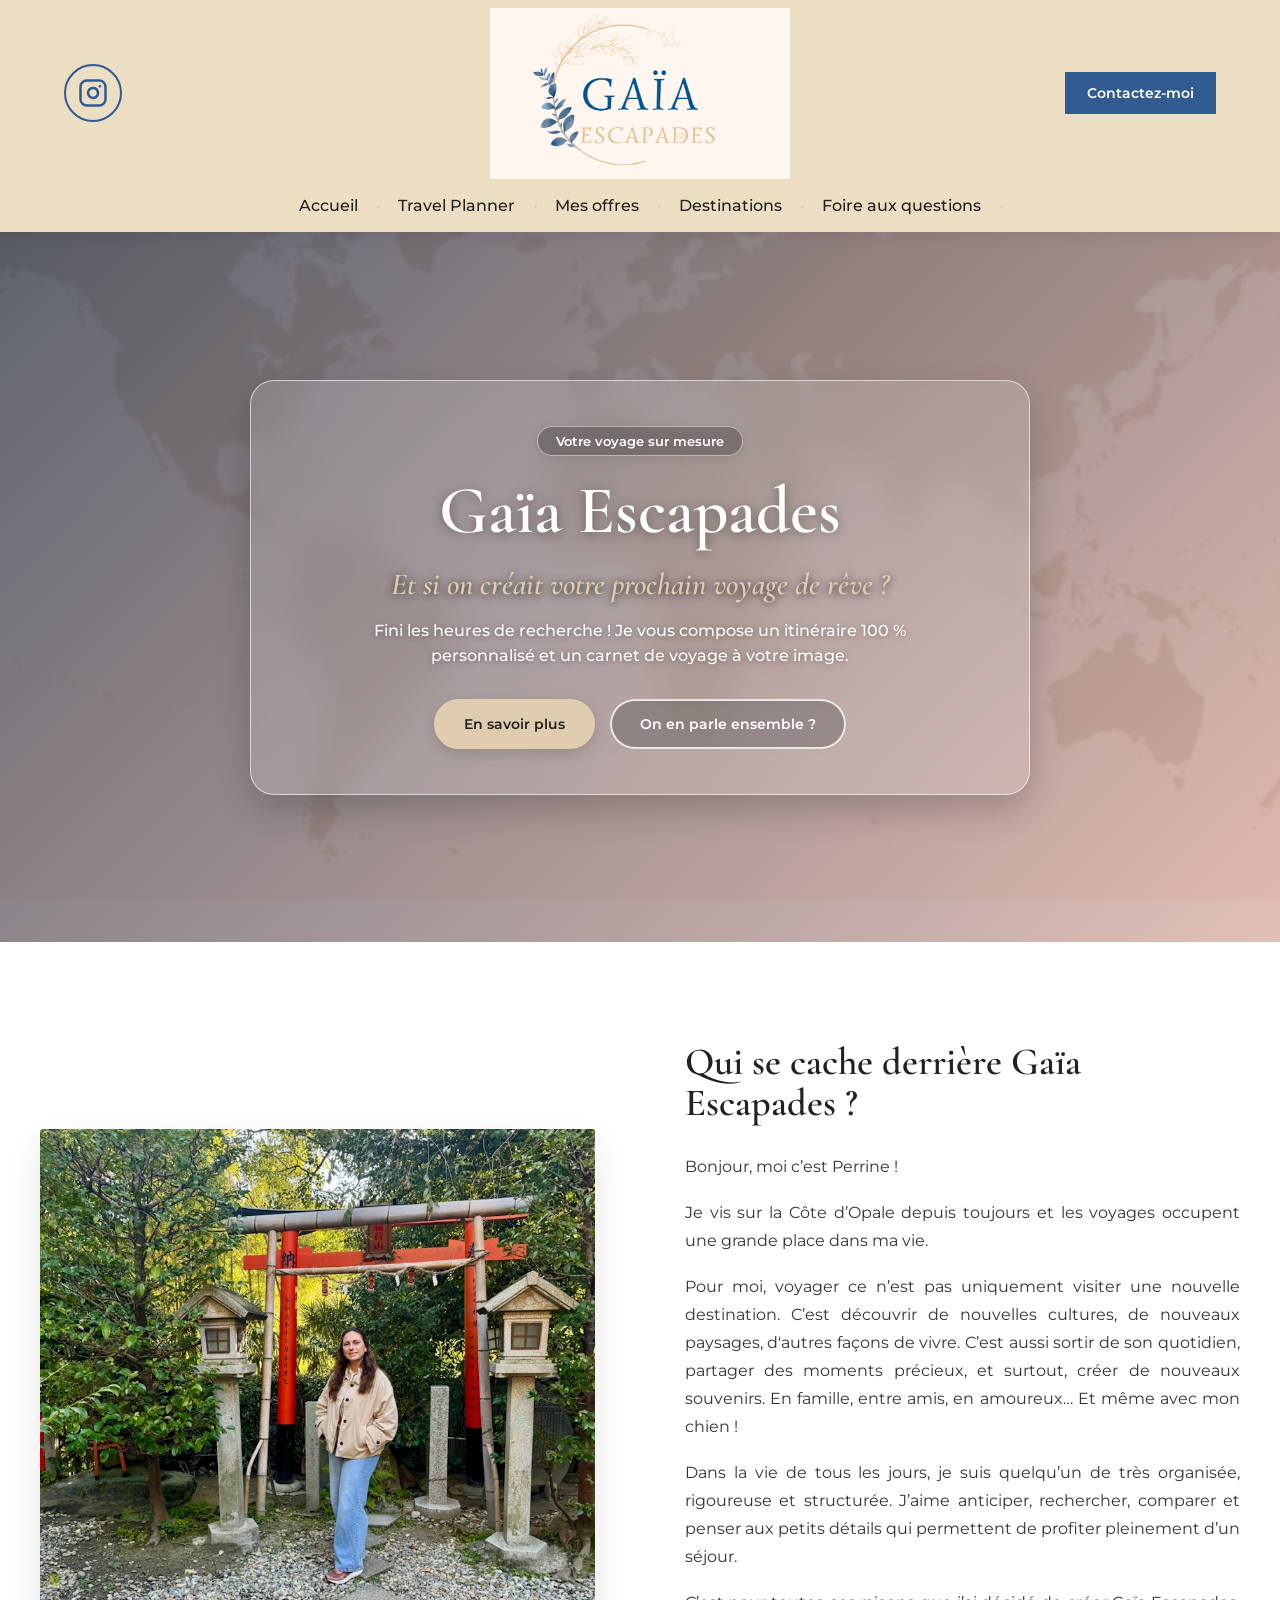
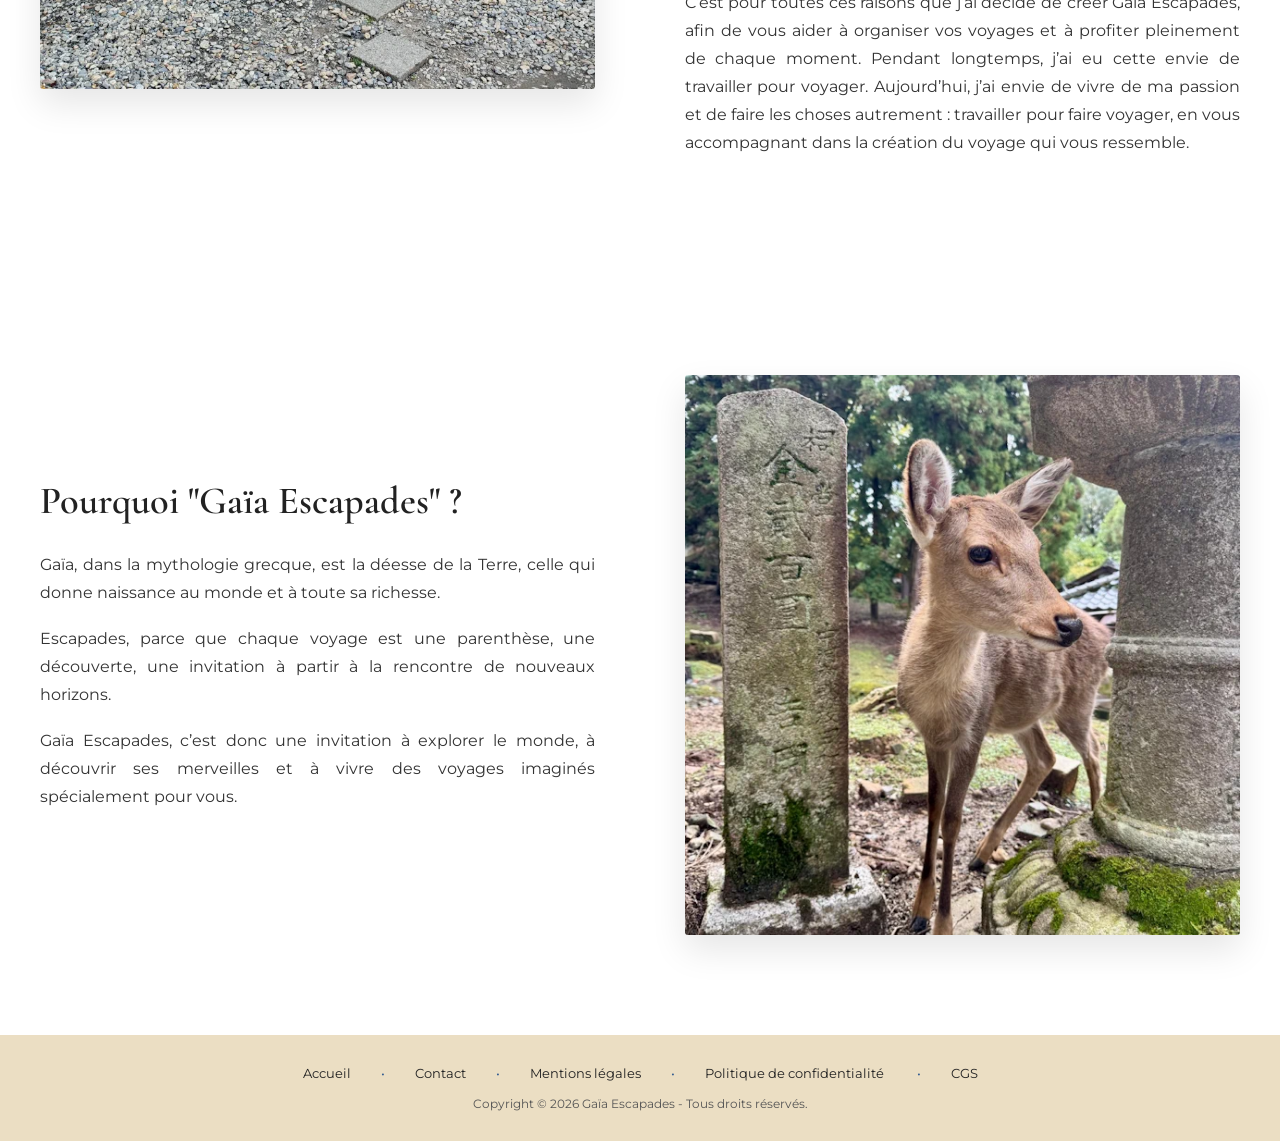
<file: index.html>
<!DOCTYPE html>
<html lang="fr">
<!-- HM * Le 15/09/2026 -->
<head>
    <meta charset="UTF-8">
    <meta name="viewport" content="width=device-width, initial-scale=1.0">

    <title>Gaïa Escapades</title>

    <link rel="preconnect" href="https://fonts.googleapis.com">
    <link rel="preconnect" href="https://fonts.gstatic.com" crossorigin>

    <link href="https://fonts.googleapis.com/css2?family=Cormorant+Garamond:ital,wght@0,400;0,600;0,700;1,400&family=Montserrat:wght@400;500;600;700&display=swap" rel="stylesheet">

    <link rel="stylesheet" href="style.css">
</head>


<body class="index">

    <!-- ==================================================
         HEADER
    ================================================== -->

    <header>

        <div class="header-top">

            <!-- Instagram -->
            <a
                href="https://www.instagram.com/gaia_escapades?igsi=MXRwbDNnaWJ1dzJ4cQ==/"
                target="_blank"
                rel="noopener noreferrer"
                class="instagram"
                aria-label="Instagram"
            >
                <svg
                    xmlns="http://www.w3.org/2000/svg"
                    width="45"
                    height="45"
                    viewBox="0 0 24 24"
                    fill="none"
                    stroke="currentColor"
                    stroke-width="2"
                    stroke-linecap="round"
                    stroke-linejoin="round"
                >
                    <rect x="2" y="2" width="20" height="20" rx="5" ry="5"></rect>
                    <path d="M16 11.37A4 4 0 1 1 12.63 8 4 4 0 0 1 16 11.37z"></path>
                    <line x1="17.5" y1="6.5" x2="17.51" y2="6.5"></line>
                </svg>
            </a>


            <!-- Logo -->
            <a href="index.html" class="logo">
                <img
                    src="images/LogoMain.png"
                    alt="Logo de Gaïa Escapades"
                >
            </a>


            <!-- Bouton contact -->
            <a href="contact.html" class="header-contact">
                Contactez-moi
            </a>


            <!-- Burger -->
            <button
                class="burger"
                aria-label="Ouvrir le menu"
                aria-expanded="false"
            >
                <span></span>
                <span></span>
                <span></span>
            </button>

        </div>


        <!-- Navigation -->
        <nav class="header-nav">

            <a href="index.html">Accueil</a>
            <a href="travel-planner.html">Travel Planner</a>
            <a href="mes-offres.html">Mes offres</a>
            <a href="destinations.html">Destinations</a>
            <a href="faq.html">Foire aux questions</a>

            <a href="contact.html" class="header-contact header-contact--mobile">Contactez-moi</a>

        </nav>

    </header>
    <!-- Voile d'arrière-plan à placer après le header -->
    <div class="menu-overlay"></div>


    <!-- ==================================================
         CONTENU PRINCIPAL
    ================================================== -->

    <main>


        <!-- ==================================================
             HERO
        ================================================== -->

        <section class="hero">
    <div class="hero-overlay"></div>

    <div class="hero-content">
        <span class="hero-badge">Votre voyage sur mesure</span>
        
        <h1>Gaïa Escapades</h1>

        <p class="hero-subtitle">
            Et si on créait votre prochain voyage de rêve ?
        </p>

        <p class="hero-description">
            Fini les heures de recherche ! Je vous compose un itinéraire 100 % personnalisé et un carnet de voyage à votre image.
        </p>

        <div class="hero-buttons">
            <a href="mes-offres.html" class="button button-primary">
                En savoir plus
            </a>
            <a href="contact.html" class="button button-secondary">
                On en parle ensemble ?
            </a>
        </div>
    </div>
</section>


        <!-- ==================================================
             PRÉSENTATION
        ================================================== -->

        <section class="presentation">

            <div class="presentation-inner">

                <div class="presentation-image">
                    <img
                        src="images/Index/PresentationImg.webp"
                        alt="Perrine, créatrice de Gaïa Escapades"
                    >
                </div>

                <div class="presentation-text">

                    <h2>
                        Qui se cache derrière Gaïa Escapades ?
                    </h2>

                    <p>
                        Bonjour, moi c’est Perrine !
                    </p>

                    <p>
                        Je vis sur la Côte d’Opale depuis toujours et les voyages occupent une grande place dans ma vie.
                    </p>

                    <p>
                        Pour moi, voyager ce n’est pas uniquement visiter une nouvelle destination. C’est découvrir de nouvelles cultures, de nouveaux paysages, d'autres façons de vivre. C’est aussi sortir de son quotidien, partager des moments précieux, et surtout, créer de nouveaux souvenirs. En famille, entre amis, en amoureux… Et même avec mon chien !
                    </p>

                    <p>
                        Dans la vie de tous les jours, je suis quelqu’un de très organisée, rigoureuse et structurée. J’aime anticiper, rechercher, comparer et penser aux petits détails qui permettent de profiter pleinement d’un séjour.
                    </p>

                    <p>
                        C’est pour toutes ces raisons que j’ai décidé de créer Gaïa Escapades, afin de vous aider à organiser vos voyages et à profiter pleinement de chaque moment. Pendant longtemps, j’ai eu cette envie de travailler pour voyager. Aujourd’hui, j’ai envie de vivre de ma passion et de faire les choses autrement : travailler pour faire voyager, en vous accompagnant dans la création du voyage qui vous ressemble.
                    </p>

                </div>

            </div>

        </section>


        <!-- ==================================================
             EXPLICATION
        ================================================== -->

        <section class="explication">

            <div class="explication-inner">

                <div class="explication-image">
                    <img
                        src="images/Index/DaimImg.webp"
                        alt="Paysage symbolisant l'esprit de Gaïa Escapades"
                    >
                </div>

                <div class="explication-text">
                    <h2>
                        Pourquoi "Gaïa Escapades" ?
                    </h2>

                    <p>
                        Gaïa, dans la mythologie grecque, est la déesse de la Terre, celle qui donne naissance au monde et à toute sa richesse.
                    </p>

                    <p>
                        Escapades, parce que chaque voyage est une parenthèse, une découverte, une invitation à partir à la rencontre de nouveaux horizons.
                    </p>

                    <p>
                        Gaïa Escapades, c’est donc une invitation à explorer le monde, à découvrir ses merveilles et à vivre des voyages imaginés spécialement pour vous.
                    </p>

                </div>

            </div>

        </section>

    </main>


    <!-- ==================================================
         FOOTER
    ================================================== -->

    <footer class="footer">

        <nav class="footer-nav">

            <a href="index.html">Accueil</a>
            <a href="contact.html">Contact</a>
            <a href="mentions-legales.html">Mentions légales</a>
            <a href="politique-de-confidentialite.html">
                Politique de confidentialité
            </a>
            <a href="cgs.html">CGS</a>

        </nav>

        <p>
            Copyright &copy; 2026 Gaïa Escapades -
            Tous droits réservés.
        </p>

    </footer>


    <!-- ==================================================
         JAVASCRIPT
    ================================================== -->

    <script src="script.js"></script>

</body>

</html>
</file>
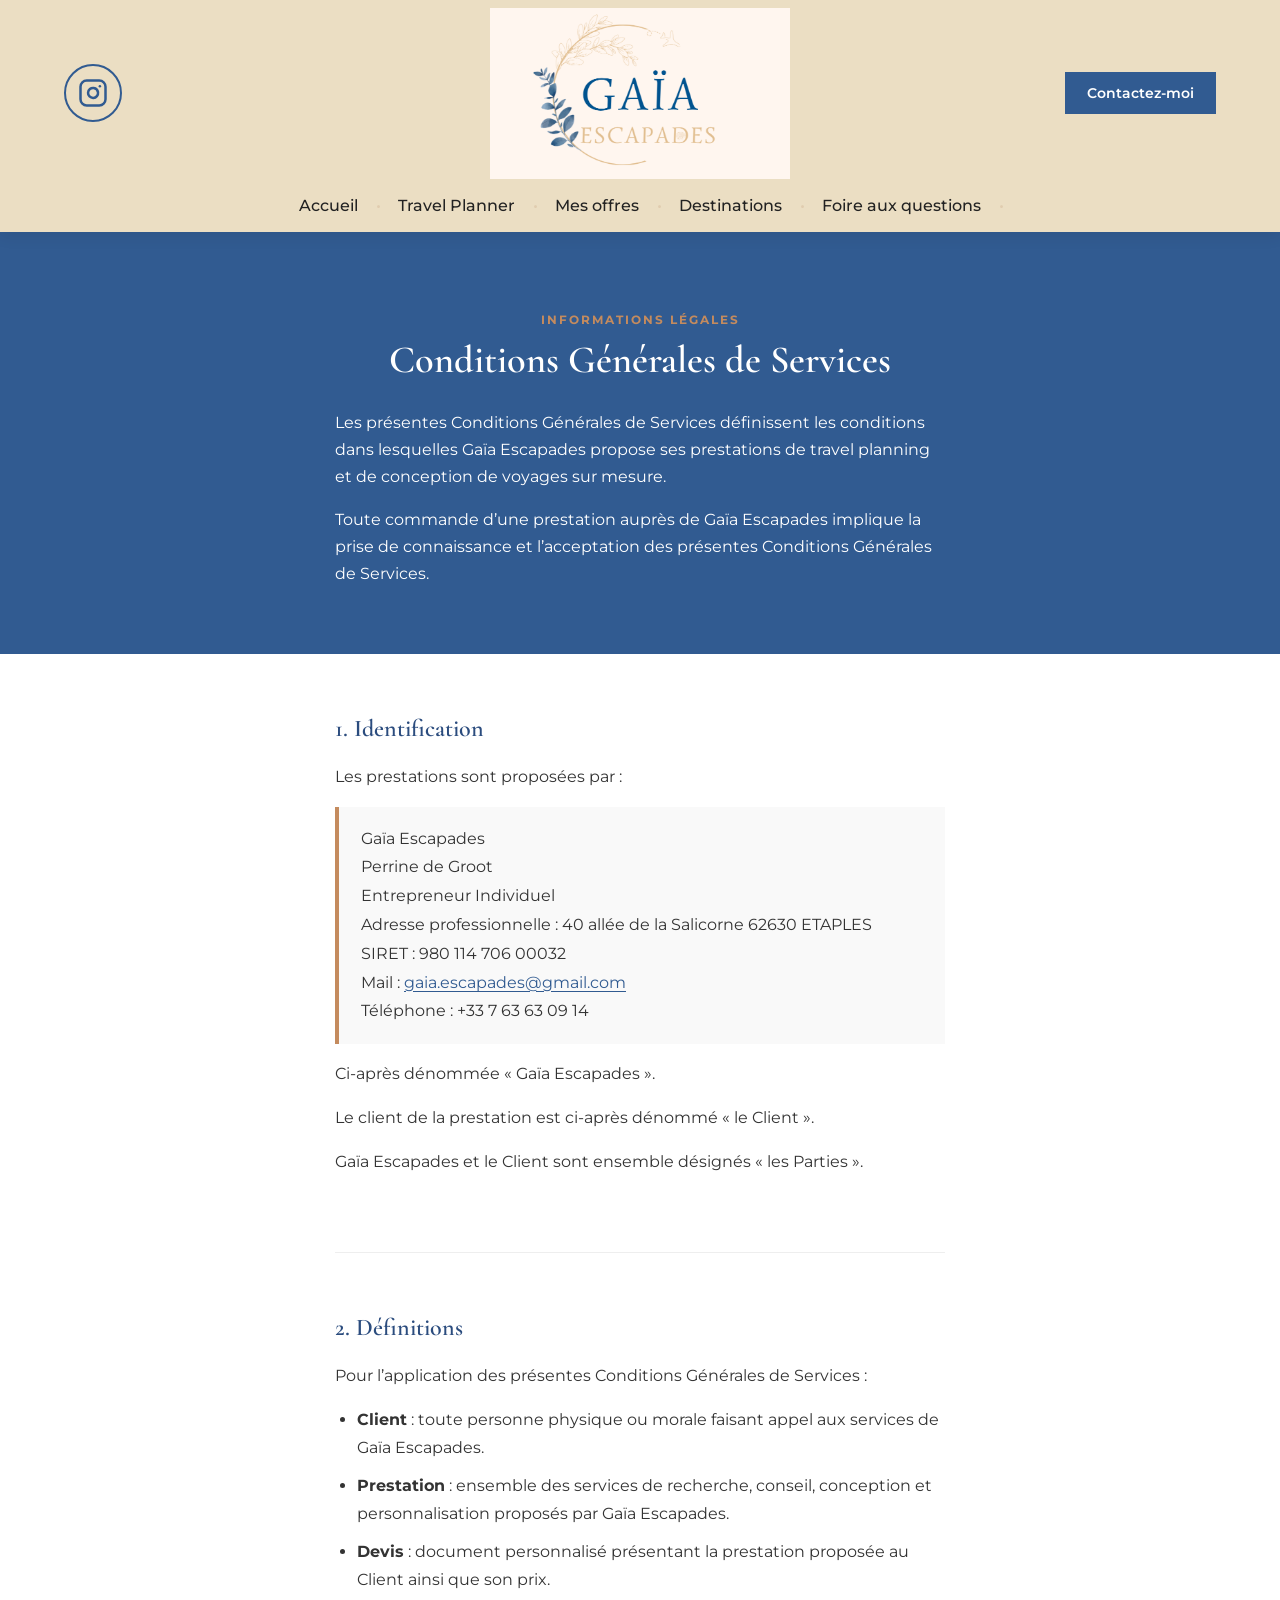
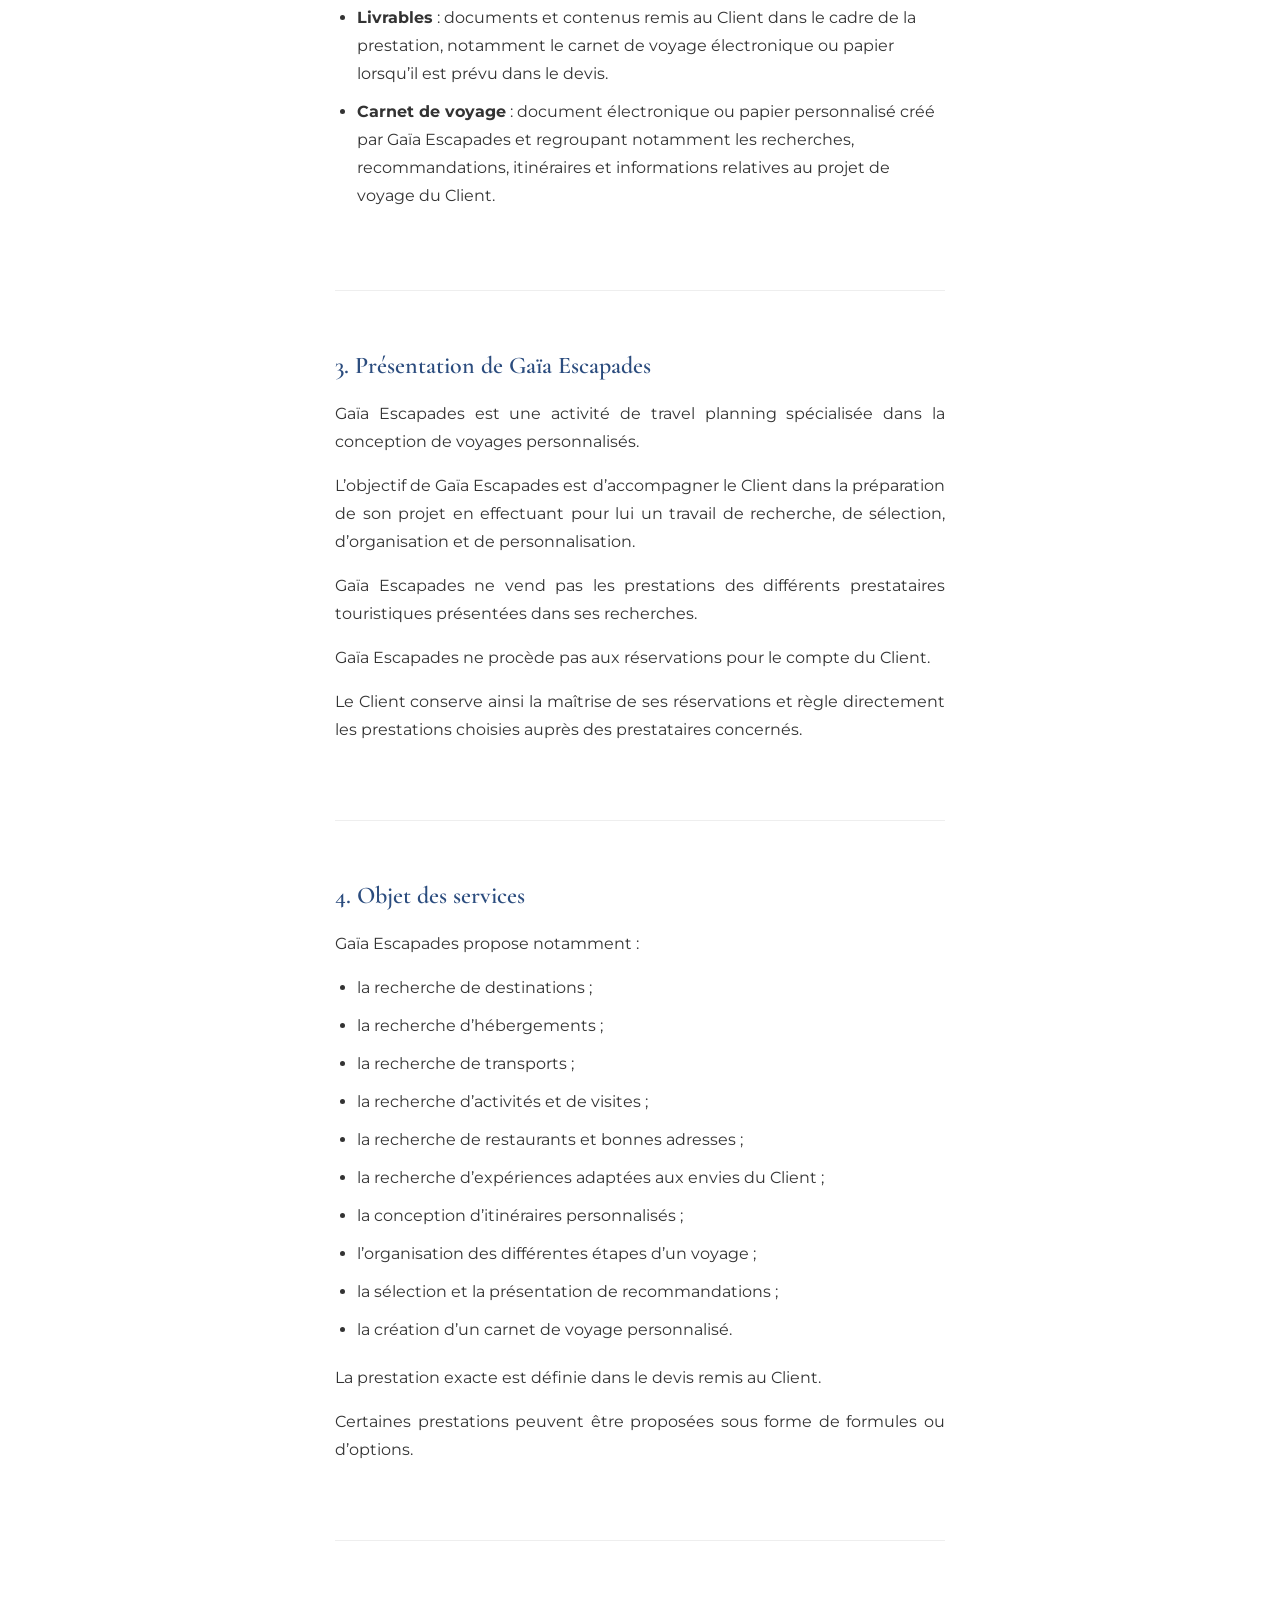
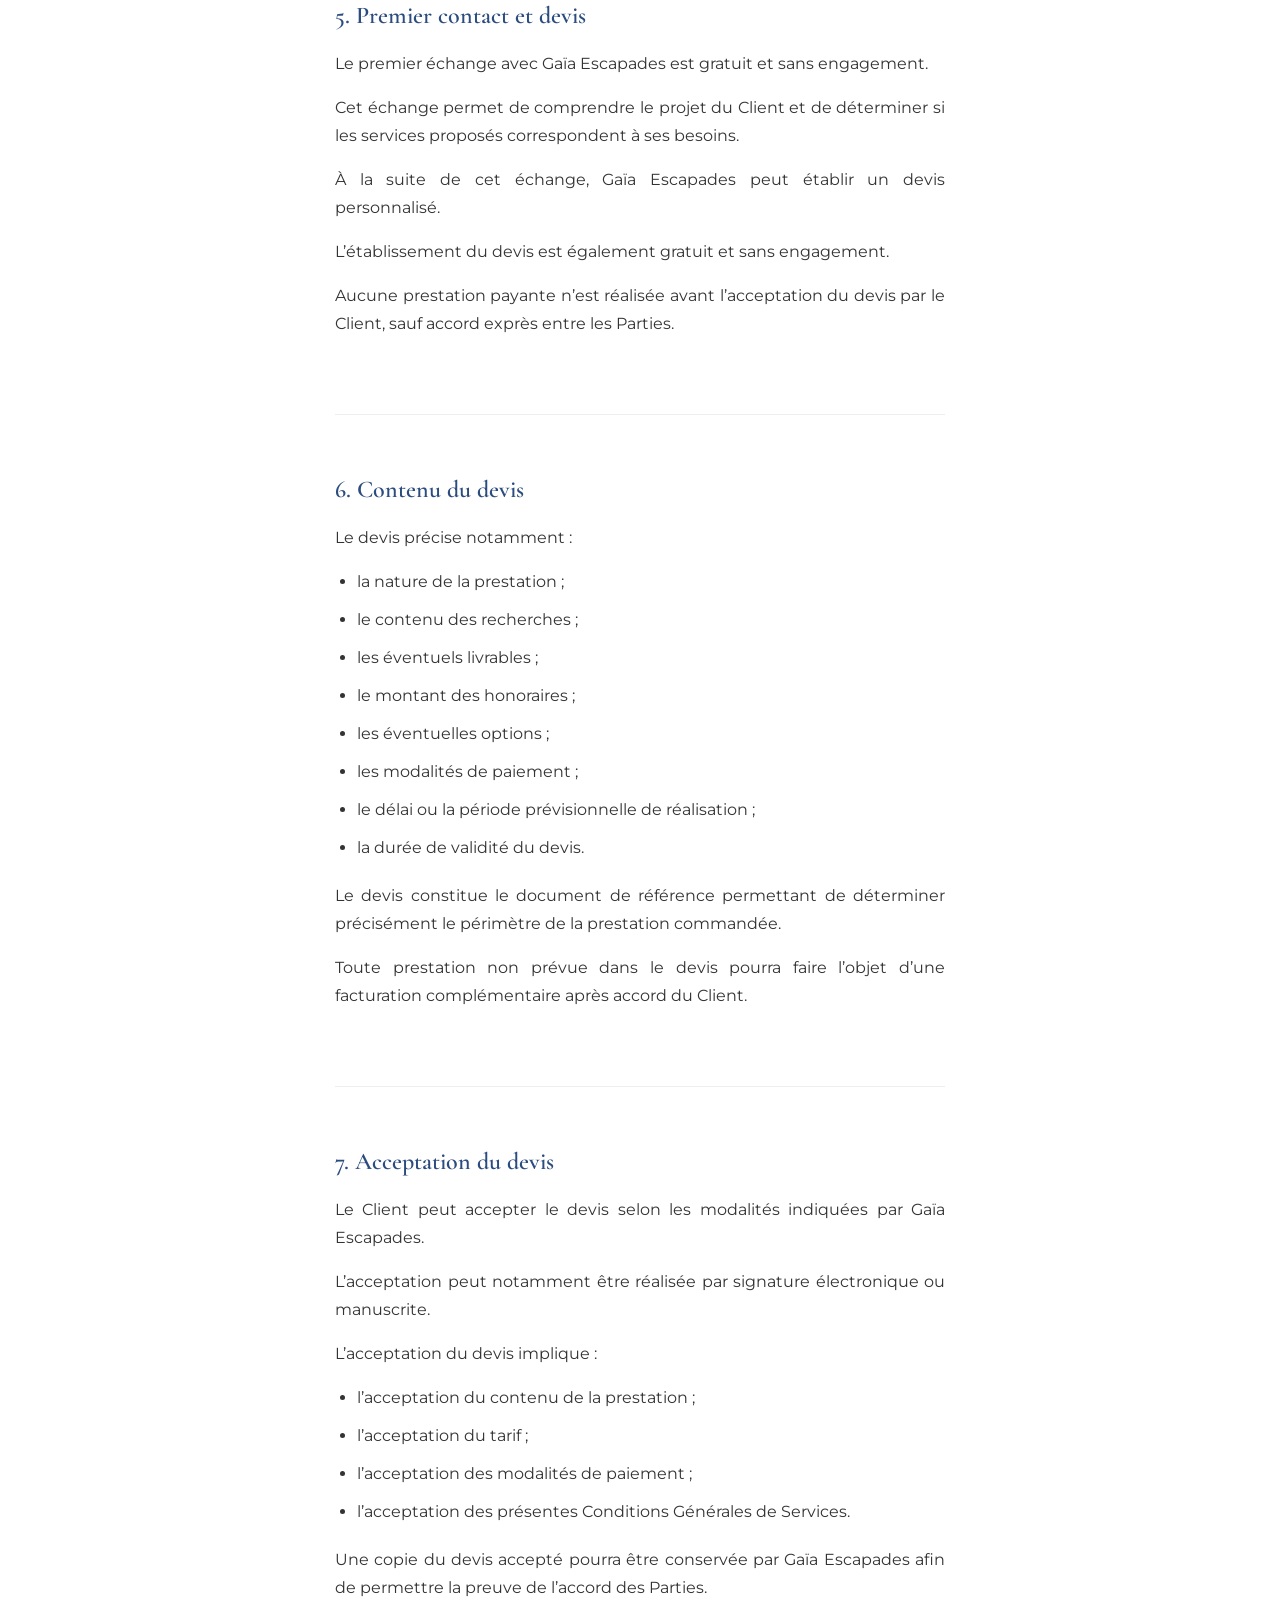
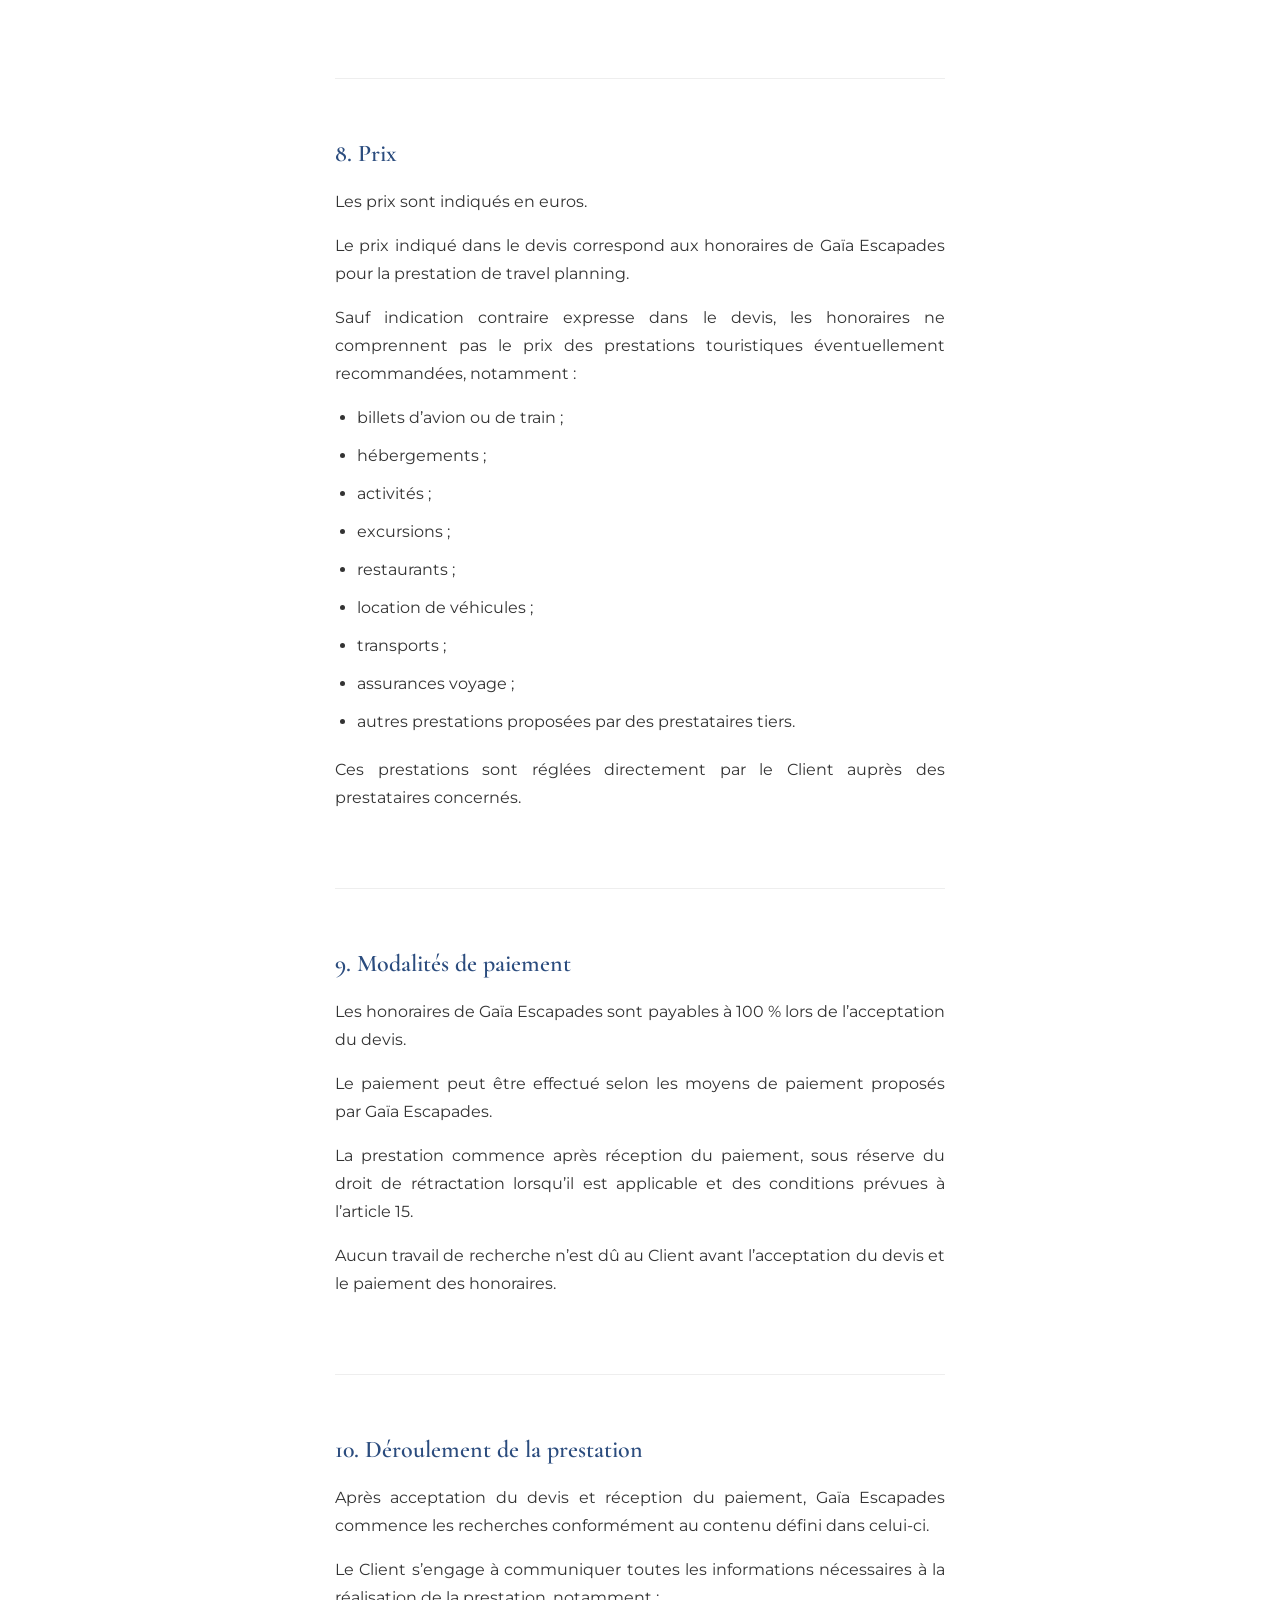
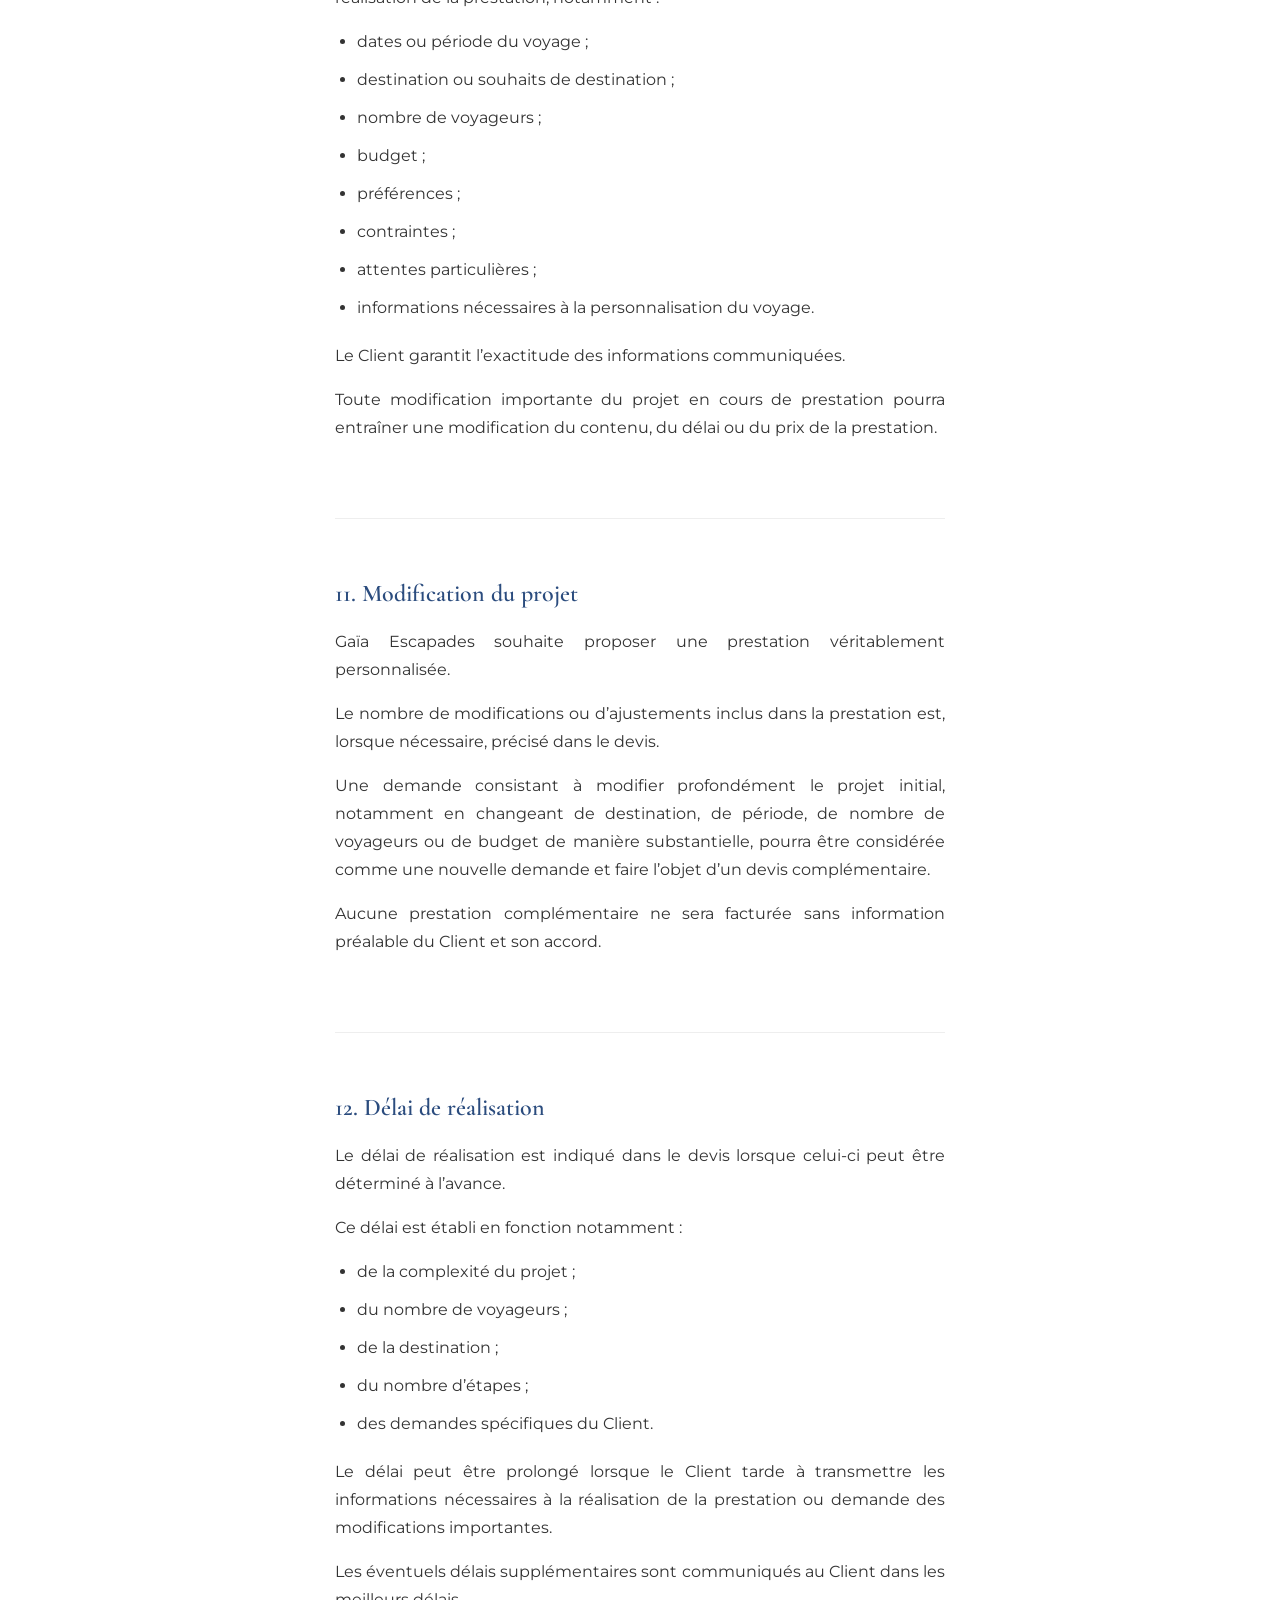
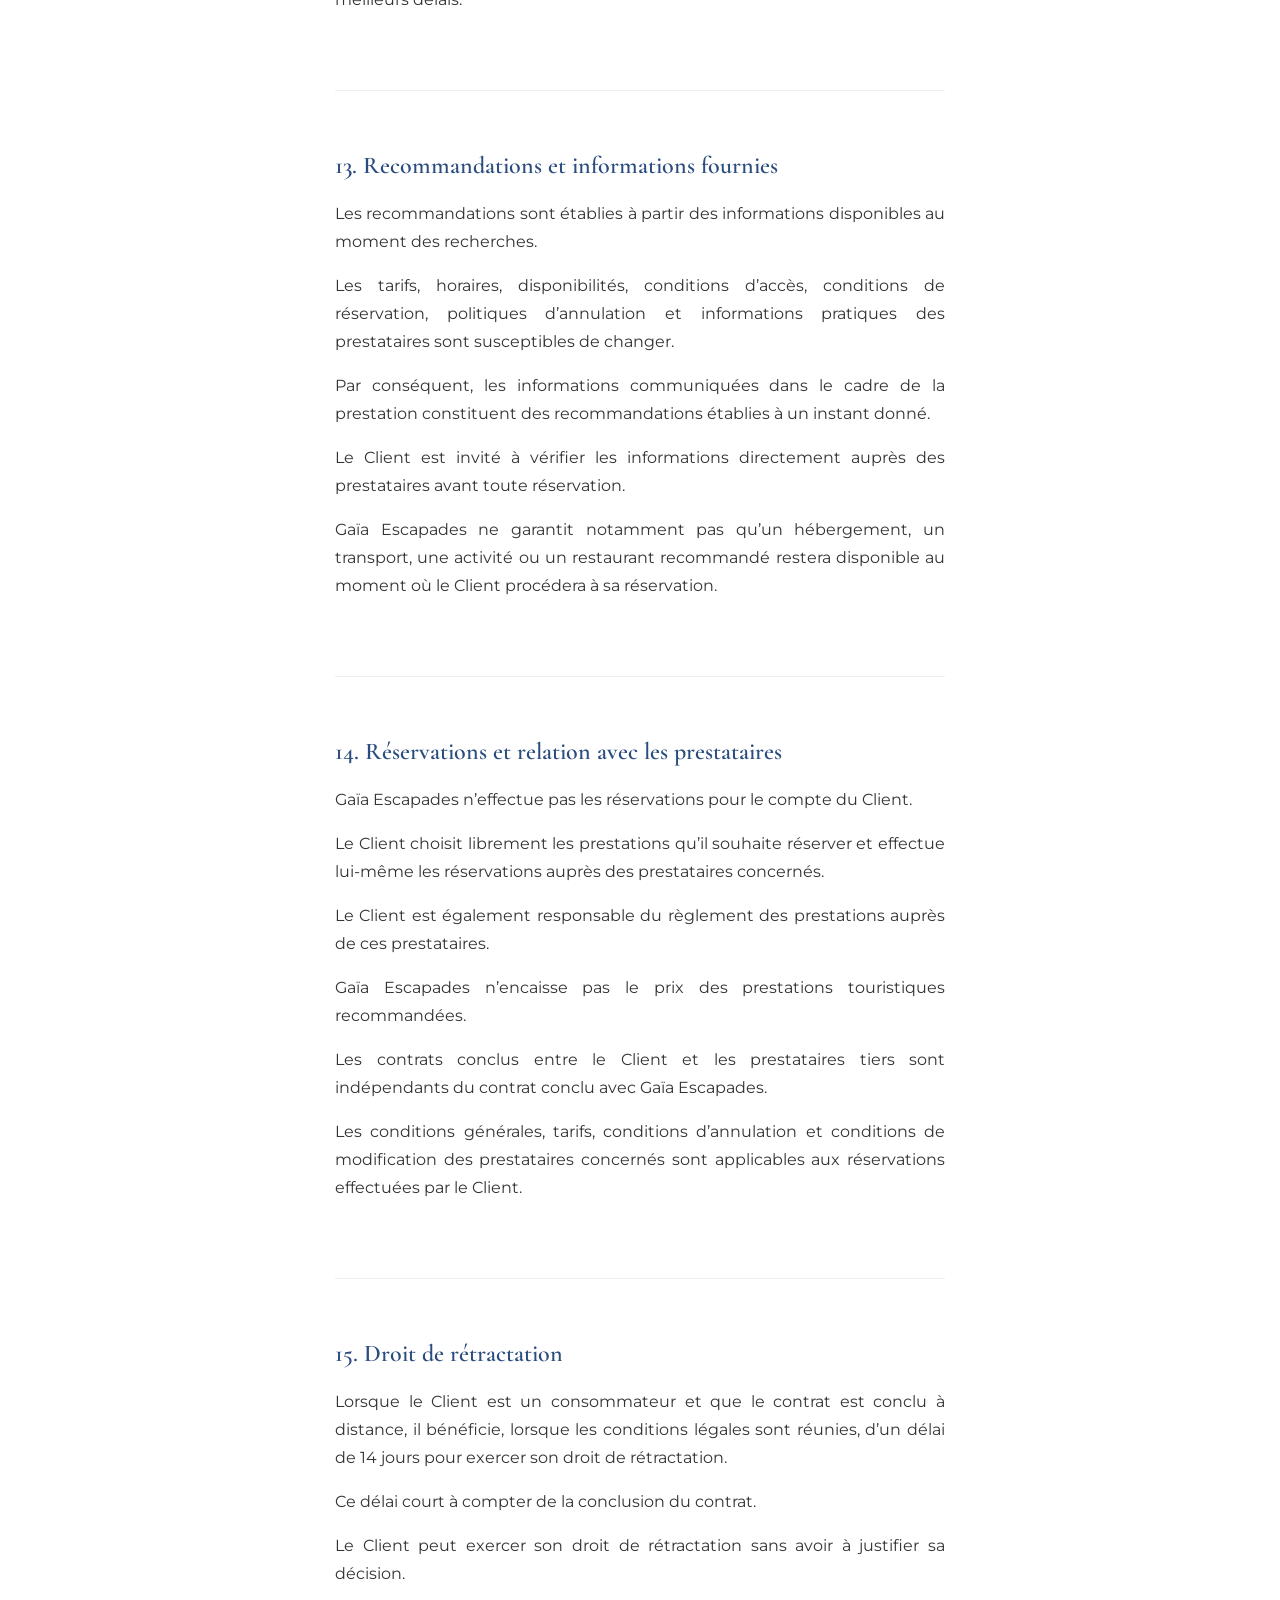
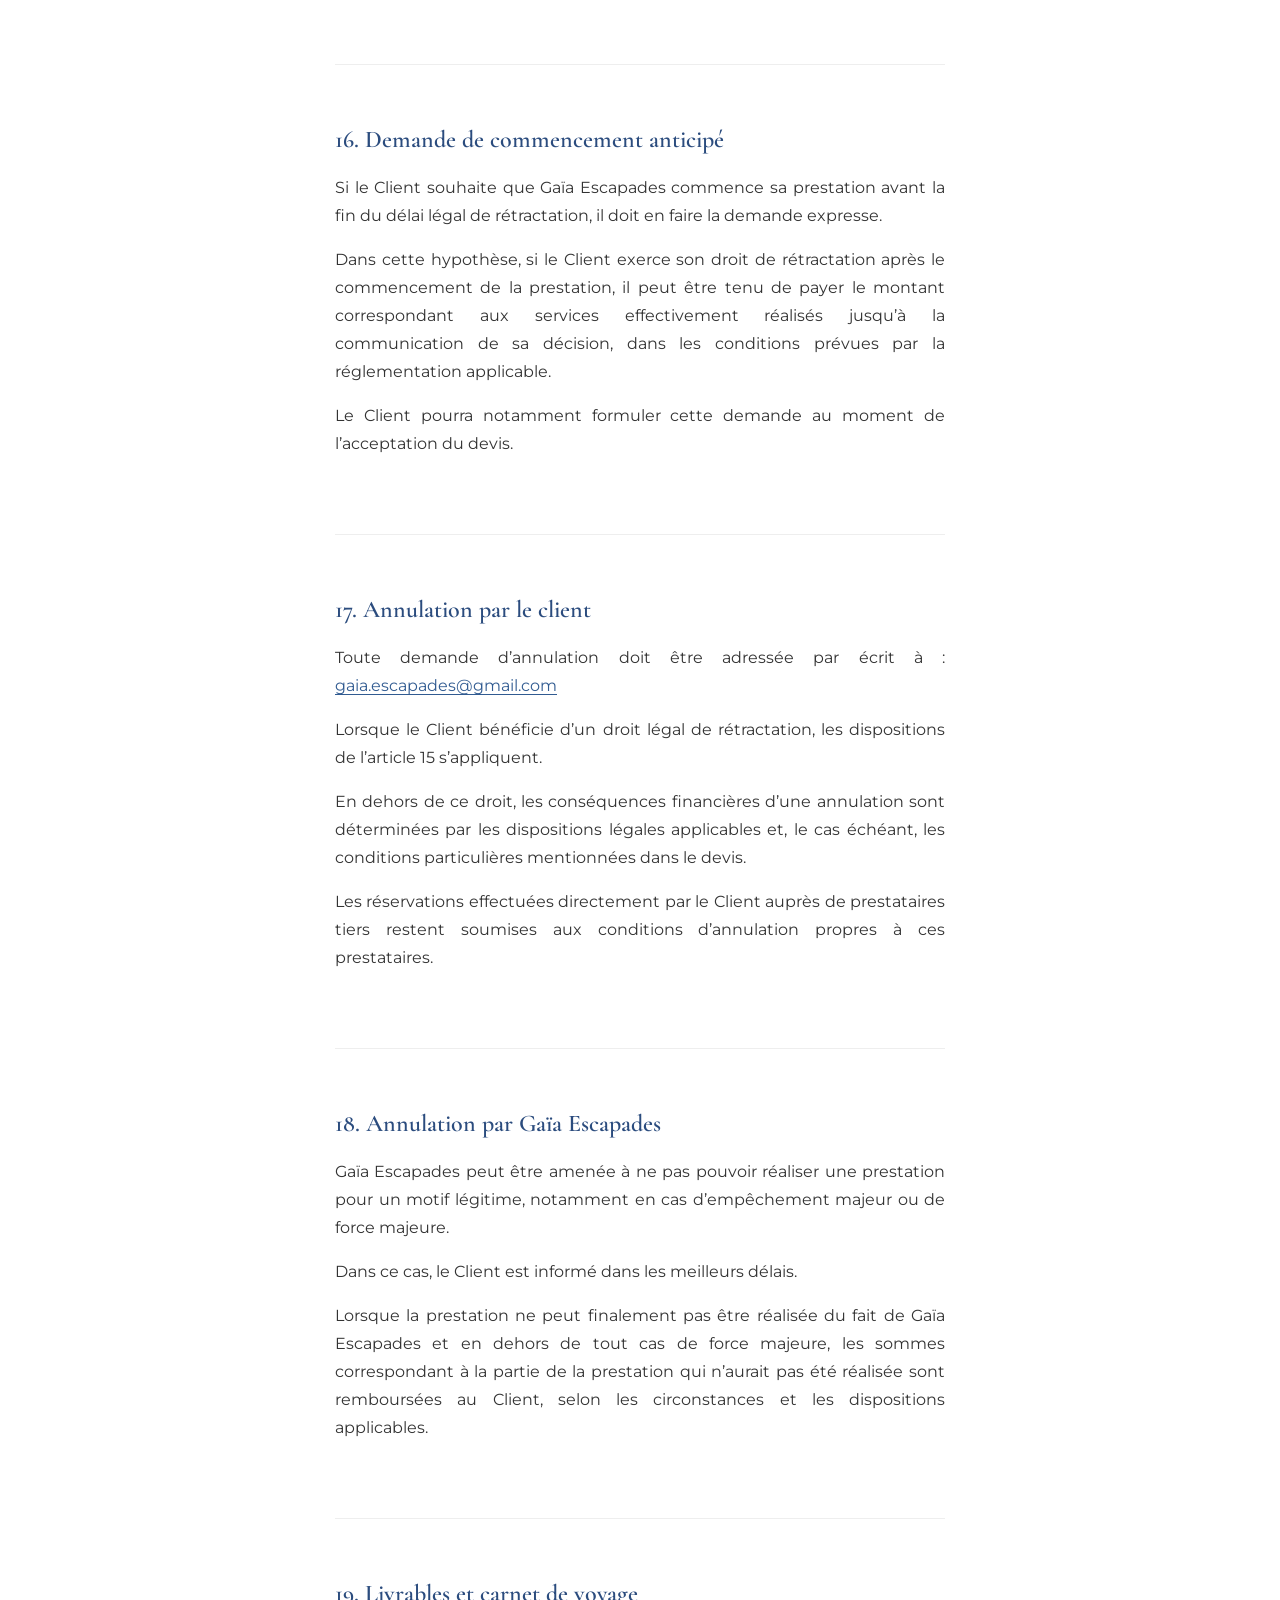
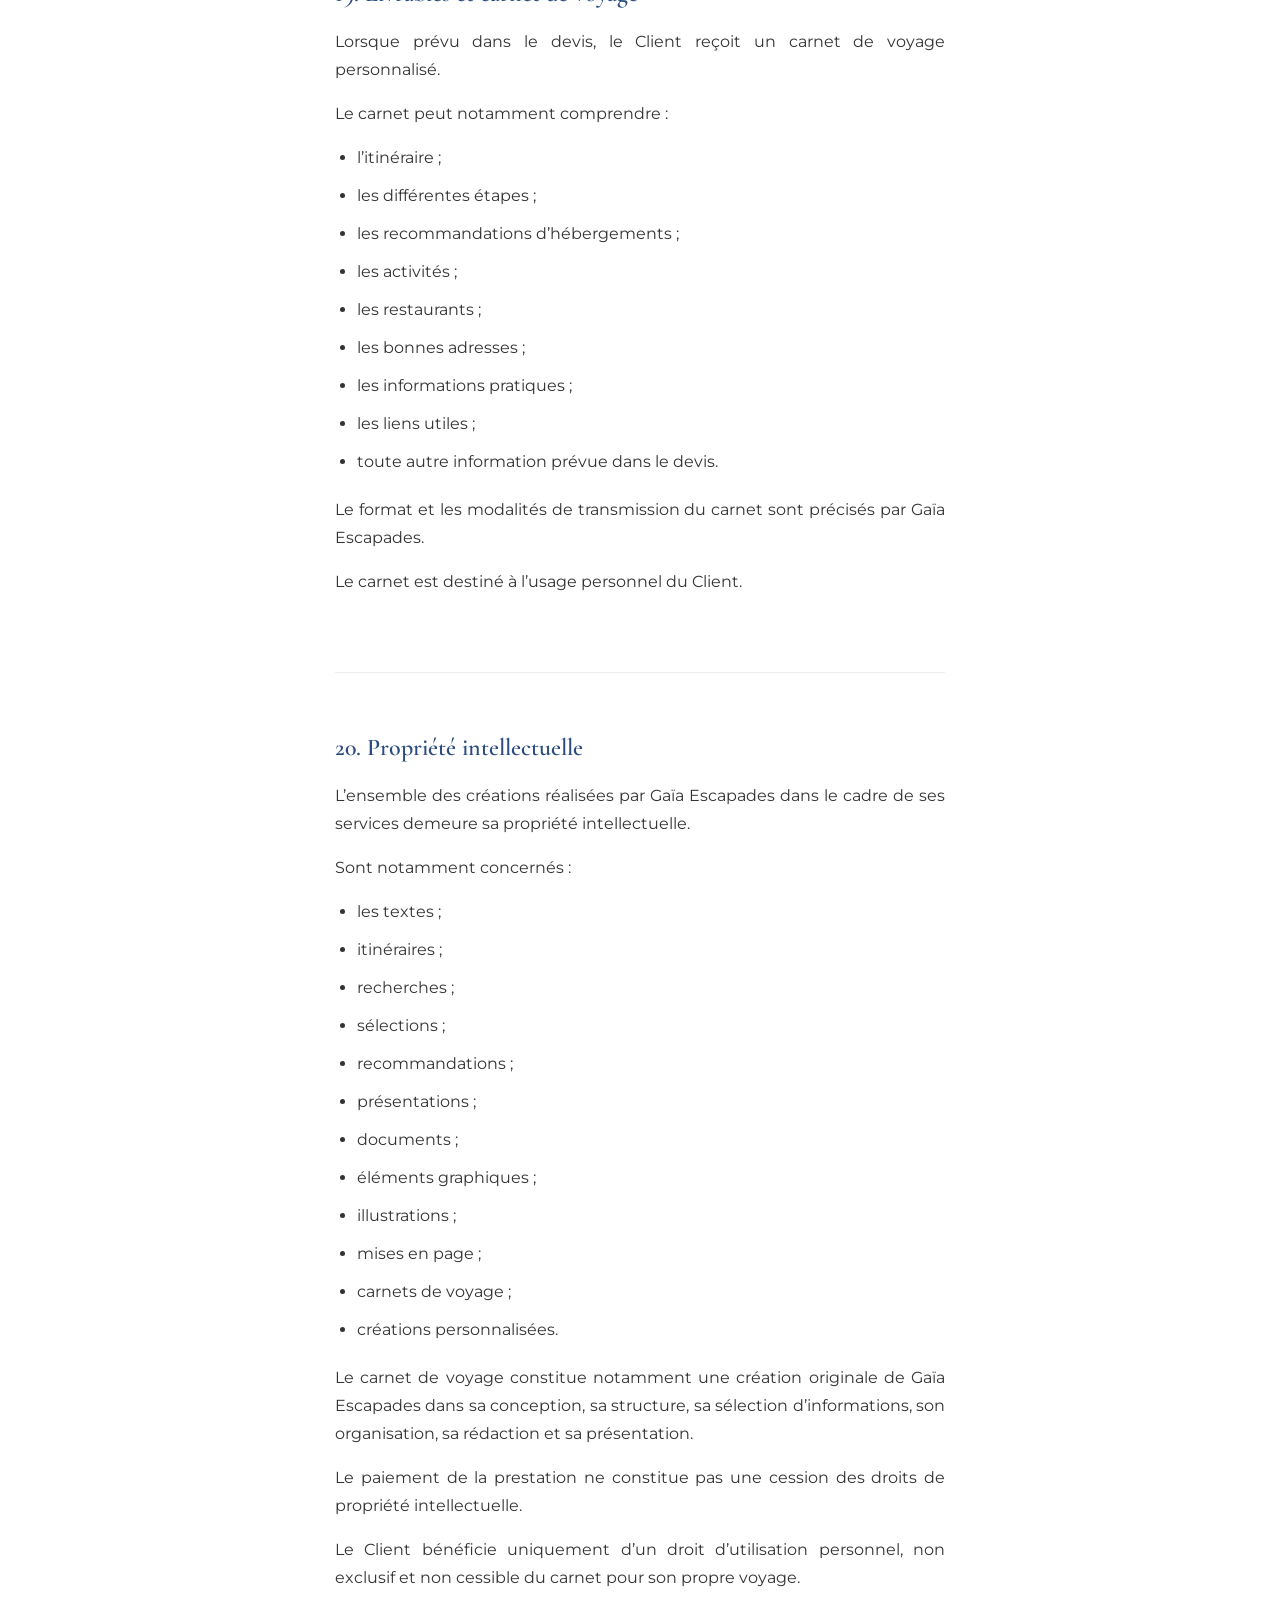
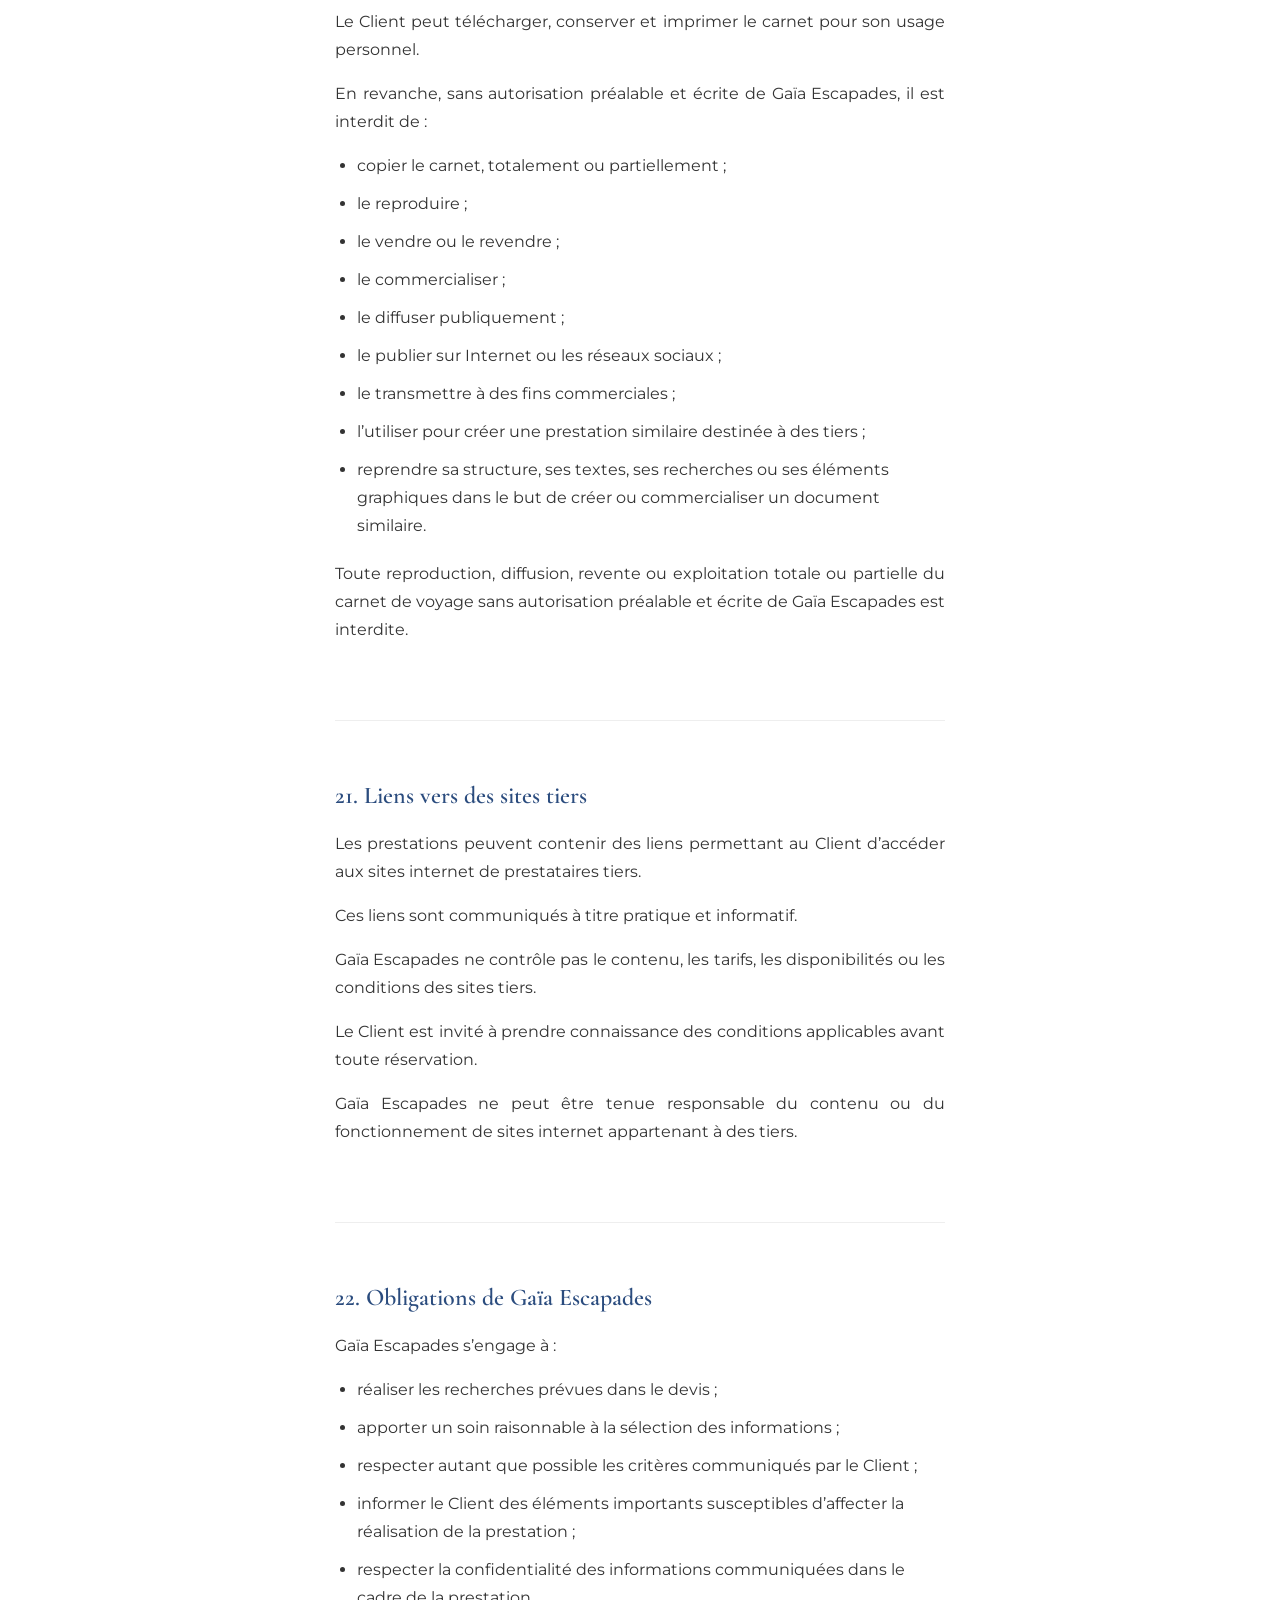
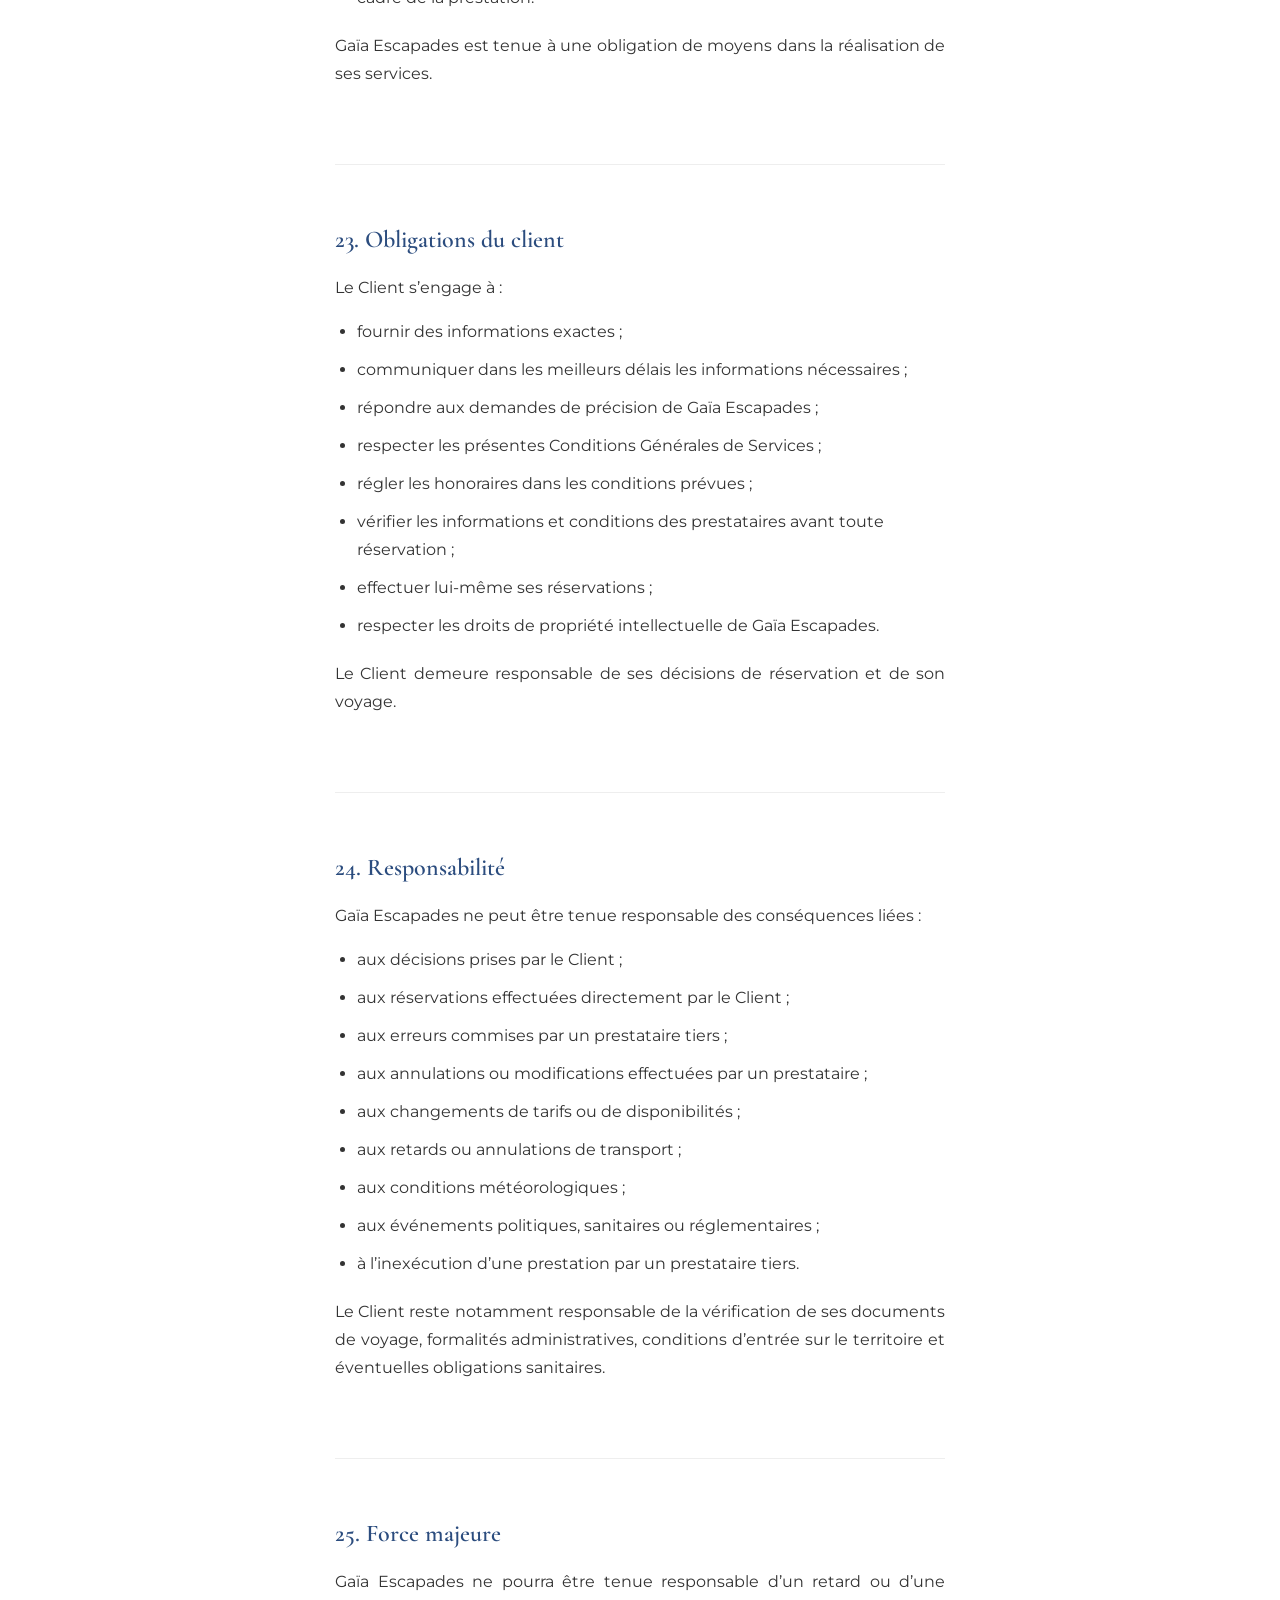
<file: cgs.html>
<!DOCTYPE html>
<html lang="fr">
<!-- HM * Le 15/09/2026 -->
<head>
    <meta charset="UTF-8">
    <meta name="viewport" content="width=device-width, initial-scale=1.0">

    <title>CGS - Gaïa Escapades</title>

    <link rel="preconnect" href="https://fonts.googleapis.com">
    <link rel="preconnect" href="https://fonts.gstatic.com" crossorigin>

    <link href="https://fonts.googleapis.com/css2?family=Cormorant+Garamond:ital,wght@0,400;0,600;0,700;1,400&family=Montserrat:wght@400;500;600;700&display=swap" rel="stylesheet">

    <link rel="stylesheet" href="style.css">
</head>


<body>

    <!-- ==================================================
         HEADER
    ================================================== -->

    <header>

        <div class="header-top">

            <!-- Instagram -->
            <a
                href="https://www.instagram.com/gaia_escapades?igsi=MXRwbDNnaWJ1dzJ4cQ==/"
                target="_blank"
                rel="noopener noreferrer"
                class="instagram"
                aria-label="Instagram"
            >
                <svg
                    xmlns="http://www.w3.org/2000/svg"
                    width="45"
                    height="45"
                    viewBox="0 0 24 24"
                    fill="none"
                    stroke="currentColor"
                    stroke-width="2"
                    stroke-linecap="round"
                    stroke-linejoin="round"
                >
                    <rect x="2" y="2" width="20" height="20" rx="5" ry="5"></rect>
                    <path d="M16 11.37A4 4 0 1 1 12.63 8 4 4 0 0 1 16 11.37z"></path>
                    <line x1="17.5" y1="6.5" x2="17.51" y2="6.5"></line>
                </svg>
            </a>


            <!-- Logo -->
            <a href="index.html" class="logo">
                <img
                    src="images/LogoMain.png"
                    alt="Logo de Gaïa Escapades"
                >
            </a>


            <!-- Bouton contact -->
            <a href="contact.html" class="header-contact">
                Contactez-moi
            </a>


            <!-- Burger -->
            <button
                class="burger"
                aria-label="Ouvrir le menu"
                aria-expanded="false"
            >
                <span></span>
                <span></span>
                <span></span>
            </button>

        </div>


        <!-- Navigation -->
        <nav class="header-nav">

            <a href="index.html">Accueil</a>
            <a href="travel-planner.html">Travel Planner</a>
            <a href="mes-offres.html">Mes offres</a>
            <a href="destinations.html">Destinations</a>
            <a href="faq.html">Foire aux questions</a>

            <a href="contact.html" class="header-contact header-contact--mobile">Contactez-moi</a>

        </nav>

    </header>
    <!-- Voile d'arrière-plan à placer après le header -->
    <div class="menu-overlay"></div>


        <!-- ==================================================
        PAGE : CONDITIONS GÉNÉRALES DE SERVICES
        (hors header / footer — à insérer entre les deux)
    ================================================== -->

    <main class="page-cgs">

        <!-- ---------- Intro ---------- -->
        <section class="cgs-intro">
            <div class="cgs-container">
                <span class="section-label">Informations légales</span>
                <h1>Conditions Générales de Services</h1>
                <p>
                    Les présentes Conditions Générales de Services définissent les conditions dans lesquelles
                    Gaïa Escapades propose ses prestations de travel planning et de conception de voyages sur mesure.
                </p>
                <p>
                    Toute commande d’une prestation auprès de Gaïa Escapades implique la prise de connaissance
                    et l’acceptation des présentes Conditions Générales de Services.
                </p>
            </div>
        </section>

        <!-- ---------- Corps du document ---------- -->
        <section class="cgs-body">
            <div class="cgs-container">

                <article class="cgs-article" id="art-1">
                    <h2>1. Identification</h2>
                    <p>Les prestations sont proposées par :</p>
                    <p class="cgs-highlight">
                        Gaïa Escapades<br>
                        Perrine de Groot<br>
                        Entrepreneur Individuel<br>
                        Adresse professionnelle : 40 allée de la Salicorne 62630 ETAPLES<br>
                        SIRET : 980 114 706 00032<br>
                        Mail : <a href="mailto:gaia.escapades@gmail.com">gaia.escapades@gmail.com</a><br>
                        Téléphone : +33 7 63 63 09 14
                    </p>
                    <p>Ci-après dénommée « Gaïa Escapades ».</p>
                    <p>Le client de la prestation est ci-après dénommé « le Client ».</p>
                    <p>Gaïa Escapades et le Client sont ensemble désignés « les Parties ».</p>
                </article>

                <article class="cgs-article" id="art-2">
                    <h2>2. Définitions</h2>
                    <p>Pour l’application des présentes Conditions Générales de Services :</p>
                    <ul class="cgs-list">
                        <li><strong>Client</strong> : toute personne physique ou morale faisant appel aux services de Gaïa Escapades.</li>
                        <li><strong>Prestation</strong> : ensemble des services de recherche, conseil, conception et personnalisation proposés par Gaïa Escapades.</li>
                        <li><strong>Devis</strong> : document personnalisé présentant la prestation proposée au Client ainsi que son prix.</li>
                        <li><strong>Livrables</strong> : documents et contenus remis au Client dans le cadre de la prestation, notamment le carnet de voyage électronique ou papier lorsqu’il est prévu dans le devis.</li>
                        <li><strong>Carnet de voyage</strong> : document électronique ou papier personnalisé créé par Gaïa Escapades et regroupant notamment les recherches, recommandations, itinéraires et informations relatives au projet de voyage du Client.</li>
                    </ul>
                </article>

                <article class="cgs-article" id="art-3">
                    <h2>3. Présentation de Gaïa Escapades</h2>
                    <p>Gaïa Escapades est une activité de travel planning spécialisée dans la conception de voyages personnalisés.</p>
                    <p>L’objectif de Gaïa Escapades est d’accompagner le Client dans la préparation de son projet en effectuant pour lui un travail de recherche, de sélection, d’organisation et de personnalisation.</p>
                    <p>Gaïa Escapades ne vend pas les prestations des différents prestataires touristiques présentées dans ses recherches.</p>
                    <p>Gaïa Escapades ne procède pas aux réservations pour le compte du Client.</p>
                    <p>Le Client conserve ainsi la maîtrise de ses réservations et règle directement les prestations choisies auprès des prestataires concernés.</p>
                </article>

                <article class="cgs-article" id="art-4">
                    <h2>4. Objet des services</h2>
                    <p>Gaïa Escapades propose notamment :</p>
                    <ul class="cgs-list">
                        <li>la recherche de destinations ;</li>
                        <li>la recherche d’hébergements ;</li>
                        <li>la recherche de transports ;</li>
                        <li>la recherche d’activités et de visites ;</li>
                        <li>la recherche de restaurants et bonnes adresses ;</li>
                        <li>la recherche d’expériences adaptées aux envies du Client ;</li>
                        <li>la conception d’itinéraires personnalisés ;</li>
                        <li>l’organisation des différentes étapes d’un voyage ;</li>
                        <li>la sélection et la présentation de recommandations ;</li>
                        <li>la création d’un carnet de voyage personnalisé.</li>
                    </ul>
                    <p>La prestation exacte est définie dans le devis remis au Client.</p>
                    <p>Certaines prestations peuvent être proposées sous forme de formules ou d’options.</p>
                </article>

                <article class="cgs-article" id="art-5">
                    <h2>5. Premier contact et devis</h2>
                    <p>Le premier échange avec Gaïa Escapades est gratuit et sans engagement.</p>
                    <p>Cet échange permet de comprendre le projet du Client et de déterminer si les services proposés correspondent à ses besoins.</p>
                    <p>À la suite de cet échange, Gaïa Escapades peut établir un devis personnalisé.</p>
                    <p>L’établissement du devis est également gratuit et sans engagement.</p>
                    <p>Aucune prestation payante n’est réalisée avant l’acceptation du devis par le Client, sauf accord exprès entre les Parties.</p>
                </article>

                <article class="cgs-article" id="art-6">
                    <h2>6. Contenu du devis</h2>
                    <p>Le devis précise notamment :</p>
                    <ul class="cgs-list">
                        <li>la nature de la prestation ;</li>
                        <li>le contenu des recherches ;</li>
                        <li>les éventuels livrables ;</li>
                        <li>le montant des honoraires ;</li>
                        <li>les éventuelles options ;</li>
                        <li>les modalités de paiement ;</li>
                        <li>le délai ou la période prévisionnelle de réalisation ;</li>
                        <li>la durée de validité du devis.</li>
                    </ul>
                    <p>Le devis constitue le document de référence permettant de déterminer précisément le périmètre de la prestation commandée.</p>
                    <p>Toute prestation non prévue dans le devis pourra faire l’objet d’une facturation complémentaire après accord du Client.</p>
                </article>

                <article class="cgs-article" id="art-7">
                    <h2>7. Acceptation du devis</h2>
                    <p>Le Client peut accepter le devis selon les modalités indiquées par Gaïa Escapades.</p>
                    <p>L’acceptation peut notamment être réalisée par signature électronique ou manuscrite.</p>
                    <p>L’acceptation du devis implique :</p>
                    <ul class="cgs-list">
                        <li>l’acceptation du contenu de la prestation ;</li>
                        <li>l’acceptation du tarif ;</li>
                        <li>l’acceptation des modalités de paiement ;</li>
                        <li>l’acceptation des présentes Conditions Générales de Services.</li>
                    </ul>
                    <p>Une copie du devis accepté pourra être conservée par Gaïa Escapades afin de permettre la preuve de l’accord des Parties.</p>
                </article>

                <article class="cgs-article" id="art-8">
                    <h2>8. Prix</h2>
                    <p>Les prix sont indiqués en euros.</p>
                    <p>Le prix indiqué dans le devis correspond aux honoraires de Gaïa Escapades pour la prestation de travel planning.</p>
                    <p>Sauf indication contraire expresse dans le devis, les honoraires ne comprennent pas le prix des prestations touristiques éventuellement recommandées, notamment :</p>
                    <ul class="cgs-list">
                        <li>billets d’avion ou de train ;</li>
                        <li>hébergements ;</li>
                        <li>activités ;</li>
                        <li>excursions ;</li>
                        <li>restaurants ;</li>
                        <li>location de véhicules ;</li>
                        <li>transports ;</li>
                        <li>assurances voyage ;</li>
                        <li>autres prestations proposées par des prestataires tiers.</li>
                    </ul>
                    <p>Ces prestations sont réglées directement par le Client auprès des prestataires concernés.</p>
                </article>

                <article class="cgs-article" id="art-9">
                    <h2>9. Modalités de paiement</h2>
                    <p>Les honoraires de Gaïa Escapades sont payables à 100 % lors de l’acceptation du devis.</p>
                    <p>Le paiement peut être effectué selon les moyens de paiement proposés par Gaïa Escapades.</p>
                    <p>La prestation commence après réception du paiement, sous réserve du droit de rétractation lorsqu’il est applicable et des conditions prévues à l’article 15.</p>
                    <p>Aucun travail de recherche n’est dû au Client avant l’acceptation du devis et le paiement des honoraires.</p>
                </article>

                <article class="cgs-article" id="art-10">
                    <h2>10. Déroulement de la prestation</h2>
                    <p>Après acceptation du devis et réception du paiement, Gaïa Escapades commence les recherches conformément au contenu défini dans celui-ci.</p>
                    <p>Le Client s’engage à communiquer toutes les informations nécessaires à la réalisation de la prestation, notamment :</p>
                    <ul class="cgs-list">
                        <li>dates ou période du voyage ;</li>
                        <li>destination ou souhaits de destination ;</li>
                        <li>nombre de voyageurs ;</li>
                        <li>budget ;</li>
                        <li>préférences ;</li>
                        <li>contraintes ;</li>
                        <li>attentes particulières ;</li>
                        <li>informations nécessaires à la personnalisation du voyage.</li>
                    </ul>
                    <p>Le Client garantit l’exactitude des informations communiquées.</p>
                    <p>Toute modification importante du projet en cours de prestation pourra entraîner une modification du contenu, du délai ou du prix de la prestation.</p>
                </article>

                <article class="cgs-article" id="art-11">
                    <h2>11. Modification du projet</h2>
                    <p>Gaïa Escapades souhaite proposer une prestation véritablement personnalisée.</p>
                    <p>Le nombre de modifications ou d’ajustements inclus dans la prestation est, lorsque nécessaire, précisé dans le devis.</p>
                    <p>Une demande consistant à modifier profondément le projet initial, notamment en changeant de destination, de période, de nombre de voyageurs ou de budget de manière substantielle, pourra être considérée comme une nouvelle demande et faire l’objet d’un devis complémentaire.</p>
                    <p>Aucune prestation complémentaire ne sera facturée sans information préalable du Client et son accord.</p>
                </article>

                <article class="cgs-article" id="art-12">
                    <h2>12. Délai de réalisation</h2>
                    <p>Le délai de réalisation est indiqué dans le devis lorsque celui-ci peut être déterminé à l’avance.</p>
                    <p>Ce délai est établi en fonction notamment :</p>
                    <ul class="cgs-list">
                        <li>de la complexité du projet ;</li>
                        <li>du nombre de voyageurs ;</li>
                        <li>de la destination ;</li>
                        <li>du nombre d’étapes ;</li>
                        <li>des demandes spécifiques du Client.</li>
                    </ul>
                    <p>Le délai peut être prolongé lorsque le Client tarde à transmettre les informations nécessaires à la réalisation de la prestation ou demande des modifications importantes.</p>
                    <p>Les éventuels délais supplémentaires sont communiqués au Client dans les meilleurs délais.</p>
                </article>

                <article class="cgs-article" id="art-13">
                    <h2>13. Recommandations et informations fournies</h2>
                    <p>Les recommandations sont établies à partir des informations disponibles au moment des recherches.</p>
                    <p>Les tarifs, horaires, disponibilités, conditions d’accès, conditions de réservation, politiques d’annulation et informations pratiques des prestataires sont susceptibles de changer.</p>
                    <p>Par conséquent, les informations communiquées dans le cadre de la prestation constituent des recommandations établies à un instant donné.</p>
                    <p>Le Client est invité à vérifier les informations directement auprès des prestataires avant toute réservation.</p>
                    <p>Gaïa Escapades ne garantit notamment pas qu’un hébergement, un transport, une activité ou un restaurant recommandé restera disponible au moment où le Client procédera à sa réservation.</p>
                </article>

                <article class="cgs-article" id="art-14">
                    <h2>14. Réservations et relation avec les prestataires</h2>
                    <p>Gaïa Escapades n’effectue pas les réservations pour le compte du Client.</p>
                    <p>Le Client choisit librement les prestations qu’il souhaite réserver et effectue lui-même les réservations auprès des prestataires concernés.</p>
                    <p>Le Client est également responsable du règlement des prestations auprès de ces prestataires.</p>
                    <p>Gaïa Escapades n’encaisse pas le prix des prestations touristiques recommandées.</p>
                    <p>Les contrats conclus entre le Client et les prestataires tiers sont indépendants du contrat conclu avec Gaïa Escapades.</p>
                    <p>Les conditions générales, tarifs, conditions d’annulation et conditions de modification des prestataires concernés sont applicables aux réservations effectuées par le Client.</p>
                </article>

                <article class="cgs-article" id="art-15">
                    <h2>15. Droit de rétractation</h2>
                    <p>Lorsque le Client est un consommateur et que le contrat est conclu à distance, il bénéficie, lorsque les conditions légales sont réunies, d’un délai de 14 jours pour exercer son droit de rétractation.</p>
                    <p>Ce délai court à compter de la conclusion du contrat.</p>
                    <p>Le Client peut exercer son droit de rétractation sans avoir à justifier sa décision.</p>
                </article>

                <article class="cgs-article" id="art-16">
                    <h2>16. Demande de commencement anticipé</h2>
                    <p>Si le Client souhaite que Gaïa Escapades commence sa prestation avant la fin du délai légal de rétractation, il doit en faire la demande expresse.</p>
                    <p>Dans cette hypothèse, si le Client exerce son droit de rétractation après le commencement de la prestation, il peut être tenu de payer le montant correspondant aux services effectivement réalisés jusqu’à la communication de sa décision, dans les conditions prévues par la réglementation applicable.</p>
                    <p>Le Client pourra notamment formuler cette demande au moment de l’acceptation du devis.</p>
                </article>

                <article class="cgs-article" id="art-17">
                    <h2>17. Annulation par le client</h2>
                    <p>Toute demande d’annulation doit être adressée par écrit à : <a href="mailto:gaia.escapades@gmail.com">gaia.escapades@gmail.com</a></p>
                    <p>Lorsque le Client bénéficie d’un droit légal de rétractation, les dispositions de l’article 15 s’appliquent.</p>
                    <p>En dehors de ce droit, les conséquences financières d’une annulation sont déterminées par les dispositions légales applicables et, le cas échéant, les conditions particulières mentionnées dans le devis.</p>
                    <p>Les réservations effectuées directement par le Client auprès de prestataires tiers restent soumises aux conditions d’annulation propres à ces prestataires.</p>
                </article>

                <article class="cgs-article" id="art-18">
                    <h2>18. Annulation par Gaïa Escapades</h2>
                    <p>Gaïa Escapades peut être amenée à ne pas pouvoir réaliser une prestation pour un motif légitime, notamment en cas d’empêchement majeur ou de force majeure.</p>
                    <p>Dans ce cas, le Client est informé dans les meilleurs délais.</p>
                    <p>Lorsque la prestation ne peut finalement pas être réalisée du fait de Gaïa Escapades et en dehors de tout cas de force majeure, les sommes correspondant à la partie de la prestation qui n’aurait pas été réalisée sont remboursées au Client, selon les circonstances et les dispositions applicables.</p>
                </article>

                <article class="cgs-article" id="art-19">
                    <h2>19. Livrables et carnet de voyage</h2>
                    <p>Lorsque prévu dans le devis, le Client reçoit un carnet de voyage personnalisé.</p>
                    <p>Le carnet peut notamment comprendre :</p>
                    <ul class="cgs-list">
                        <li>l’itinéraire ;</li>
                        <li>les différentes étapes ;</li>
                        <li>les recommandations d’hébergements ;</li>
                        <li>les activités ;</li>
                        <li>les restaurants ;</li>
                        <li>les bonnes adresses ;</li>
                        <li>les informations pratiques ;</li>
                        <li>les liens utiles ;</li>
                        <li>toute autre information prévue dans le devis.</li>
                    </ul>
                    <p>Le format et les modalités de transmission du carnet sont précisés par Gaïa Escapades.</p>
                    <p>Le carnet est destiné à l’usage personnel du Client.</p>
                </article>

                <article class="cgs-article" id="art-20">
                    <h2>20. Propriété intellectuelle</h2>
                    <p>L’ensemble des créations réalisées par Gaïa Escapades dans le cadre de ses services demeure sa propriété intellectuelle.</p>
                    <p>Sont notamment concernés :</p>
                    <ul class="cgs-list">
                        <li>les textes ;</li>
                        <li>itinéraires ;</li>
                        <li>recherches ;</li>
                        <li>sélections ;</li>
                        <li>recommandations ;</li>
                        <li>présentations ;</li>
                        <li>documents ;</li>
                        <li>éléments graphiques ;</li>
                        <li>illustrations ;</li>
                        <li>mises en page ;</li>
                        <li>carnets de voyage ;</li>
                        <li>créations personnalisées.</li>
                    </ul>
                    <p>Le carnet de voyage constitue notamment une création originale de Gaïa Escapades dans sa conception, sa structure, sa sélection d’informations, son organisation, sa rédaction et sa présentation.</p>
                    <p>Le paiement de la prestation ne constitue pas une cession des droits de propriété intellectuelle.</p>
                    <p>Le Client bénéficie uniquement d’un droit d’utilisation personnel, non exclusif et non cessible du carnet pour son propre voyage.</p>
                    <p>Le Client peut télécharger, conserver et imprimer le carnet pour son usage personnel.</p>
                    <p>En revanche, sans autorisation préalable et écrite de Gaïa Escapades, il est interdit de :</p>
                    <ul class="cgs-list">
                        <li>copier le carnet, totalement ou partiellement ;</li>
                        <li>le reproduire ;</li>
                        <li>le vendre ou le revendre ;</li>
                        <li>le commercialiser ;</li>
                        <li>le diffuser publiquement ;</li>
                        <li>le publier sur Internet ou les réseaux sociaux ;</li>
                        <li>le transmettre à des fins commerciales ;</li>
                        <li>l’utiliser pour créer une prestation similaire destinée à des tiers ;</li>
                        <li>reprendre sa structure, ses textes, ses recherches ou ses éléments graphiques dans le but de créer ou commercialiser un document similaire.</li>
                    </ul>
                    <p>Toute reproduction, diffusion, revente ou exploitation totale ou partielle du carnet de voyage sans autorisation préalable et écrite de Gaïa Escapades est interdite.</p>
                </article>

                <article class="cgs-article" id="art-21">
                    <h2>21. Liens vers des sites tiers</h2>
                    <p>Les prestations peuvent contenir des liens permettant au Client d’accéder aux sites internet de prestataires tiers.</p>
                    <p>Ces liens sont communiqués à titre pratique et informatif.</p>
                    <p>Gaïa Escapades ne contrôle pas le contenu, les tarifs, les disponibilités ou les conditions des sites tiers.</p>
                    <p>Le Client est invité à prendre connaissance des conditions applicables avant toute réservation.</p>
                    <p>Gaïa Escapades ne peut être tenue responsable du contenu ou du fonctionnement de sites internet appartenant à des tiers.</p>
                </article>

                <article class="cgs-article" id="art-22">
                    <h2>22. Obligations de Gaïa Escapades</h2>
                    <p>Gaïa Escapades s’engage à :</p>
                    <ul class="cgs-list">
                        <li>réaliser les recherches prévues dans le devis ;</li>
                        <li>apporter un soin raisonnable à la sélection des informations ;</li>
                        <li>respecter autant que possible les critères communiqués par le Client ;</li>
                        <li>informer le Client des éléments importants susceptibles d’affecter la réalisation de la prestation ;</li>
                        <li>respecter la confidentialité des informations communiquées dans le cadre de la prestation.</li>
                    </ul>
                    <p>Gaïa Escapades est tenue à une obligation de moyens dans la réalisation de ses services.</p>
                </article>

                <article class="cgs-article" id="art-23">
                    <h2>23. Obligations du client</h2>
                    <p>Le Client s’engage à :</p>
                    <ul class="cgs-list">
                        <li>fournir des informations exactes ;</li>
                        <li>communiquer dans les meilleurs délais les informations nécessaires ;</li>
                        <li>répondre aux demandes de précision de Gaïa Escapades ;</li>
                        <li>respecter les présentes Conditions Générales de Services ;</li>
                        <li>régler les honoraires dans les conditions prévues ;</li>
                        <li>vérifier les informations et conditions des prestataires avant toute réservation ;</li>
                        <li>effectuer lui-même ses réservations ;</li>
                        <li>respecter les droits de propriété intellectuelle de Gaïa Escapades.</li>
                    </ul>
                    <p>Le Client demeure responsable de ses décisions de réservation et de son voyage.</p>
                </article>

                <article class="cgs-article" id="art-24">
                    <h2>24. Responsabilité</h2>
                    <p>Gaïa Escapades ne peut être tenue responsable des conséquences liées :</p>
                    <ul class="cgs-list">
                        <li>aux décisions prises par le Client ;</li>
                        <li>aux réservations effectuées directement par le Client ;</li>
                        <li>aux erreurs commises par un prestataire tiers ;</li>
                        <li>aux annulations ou modifications effectuées par un prestataire ;</li>
                        <li>aux changements de tarifs ou de disponibilités ;</li>
                        <li>aux retards ou annulations de transport ;</li>
                        <li>aux conditions météorologiques ;</li>
                        <li>aux événements politiques, sanitaires ou réglementaires ;</li>
                        <li>à l’inexécution d’une prestation par un prestataire tiers.</li>
                    </ul>
                    <p>Le Client reste notamment responsable de la vérification de ses documents de voyage, formalités administratives, conditions d’entrée sur le territoire et éventuelles obligations sanitaires.</p>
                </article>

                <article class="cgs-article" id="art-25">
                    <h2>25. Force majeure</h2>
                    <p>Gaïa Escapades ne pourra être tenue responsable d’un retard ou d’une impossibilité d’exécution résultant d’un événement échappant raisonnablement à son contrôle.</p>
                    <p>Peuvent notamment constituer de tels événements, selon les circonstances :</p>
                    <ul class="cgs-list">
                        <li>catastrophe naturelle ;</li>
                        <li>pandémie ou crise sanitaire ;</li>
                        <li>incendie ;</li>
                        <li>panne majeure ;</li>
                        <li>interruption des réseaux de communication ;</li>
                        <li>événement climatique exceptionnel ;</li>
                        <li>conflit ;</li>
                        <li>décision administrative ;</li>
                        <li>mouvement social ;</li>
                        <li>ou tout autre événement imprévisible et indépendant de la volonté de Gaïa Escapades empêchant l’exécution normale de la prestation.</li>
                    </ul>
                    <p>Gaïa Escapades informera le Client dans les meilleurs délais lorsque les circonstances le permettent.</p>
                </article>

                <article class="cgs-article" id="art-26">
                    <h2>26. Données personnelles</h2>
                    <p>Les données personnelles collectées dans le cadre de la relation avec le Client sont traitées conformément à la Politique de confidentialité disponible sur le site de Gaïa Escapades.</p>
                    <p>Cette politique précise notamment les données collectées, leurs finalités, leur durée de conservation et les droits du Client.</p>
                </article>

                <article class="cgs-article" id="art-27">
                    <h2>27. Confidentialité</h2>
                    <p>Gaïa Escapades s’engage à ne pas divulguer à des tiers les informations personnelles ou confidentielles communiquées par le Client dans le cadre de son projet de voyage, sauf lorsque cette divulgation est nécessaire au fonctionnement de ses services ou imposée par une obligation légale.</p>
                </article>

                <article class="cgs-article" id="art-28">
                    <h2>28. Réclamations</h2>
                    <p>En cas de difficulté ou de réclamation concernant la prestation, le Client est invité à contacter Gaïa Escapades en priorité : <a href="mailto:gaia.escapades@gmail.com">gaia.escapades@gmail.com</a></p>
                    <p>La réclamation doit, dans la mesure du possible, préciser :</p>
                    <ul class="cgs-list">
                        <li>l’identité du Client ;</li>
                        <li>la prestation concernée ;</li>
                        <li>l’objet de la réclamation ;</li>
                        <li>les éléments permettant son examen.</li>
                    </ul>
                    <p>Gaïa Escapades s’engage à examiner la demande avec attention et à rechercher une solution amiable.</p>
                </article>

                <article class="cgs-article" id="art-29">
                    <h2>29. Modification des Conditions Générales de Services</h2>
                    <p>Gaïa Escapades peut modifier à tout moment les présentes Conditions Générales de Services afin de tenir compte de l’évolution de son activité ou de la réglementation.</p>
                    <p>Les CGS applicables à une prestation sont celles acceptées par le Client au moment de la commande.</p>
                    <p>Toute nouvelle version sera publiée sur le site avec sa date de mise à jour.</p>
                </article>

                <article class="cgs-article" id="art-30">
                    <h2>30. Droit applicable et juridiction compétente</h2>
                    <p>Les présentes Conditions Générales de Services sont soumises au droit français.</p>
                    <p>En cas de différend, les Parties s’engagent à rechercher prioritairement une solution amiable.</p>
                    <p>Le Client consommateur conserve la possibilité de saisir toute juridiction compétente conformément aux règles applicables.</p>
                </article>

            </div>
        </section>        

    </main>


    <!-- ==================================================
         FOOTER
    ================================================== -->

    <footer class="footer">

        <nav class="footer-nav">

            <a href="index.html">Accueil</a>
            <a href="contact.html">Contact</a>
            <a href="mentions-legales.html">Mentions légales</a>
            <a href="politique-de-confidentialite.html">
                Politique de confidentialité
            </a>
            <a href="cgs.html">CGS</a>

        </nav>

        <p>
            Copyright &copy; 2026 Gaïa Escapades -
            Tous droits réservés.
        </p>

    </footer>


    <!-- ==================================================
         JAVASCRIPT
    ================================================== -->

    <script src="script.js"></script>

</body>

</html>
</file>
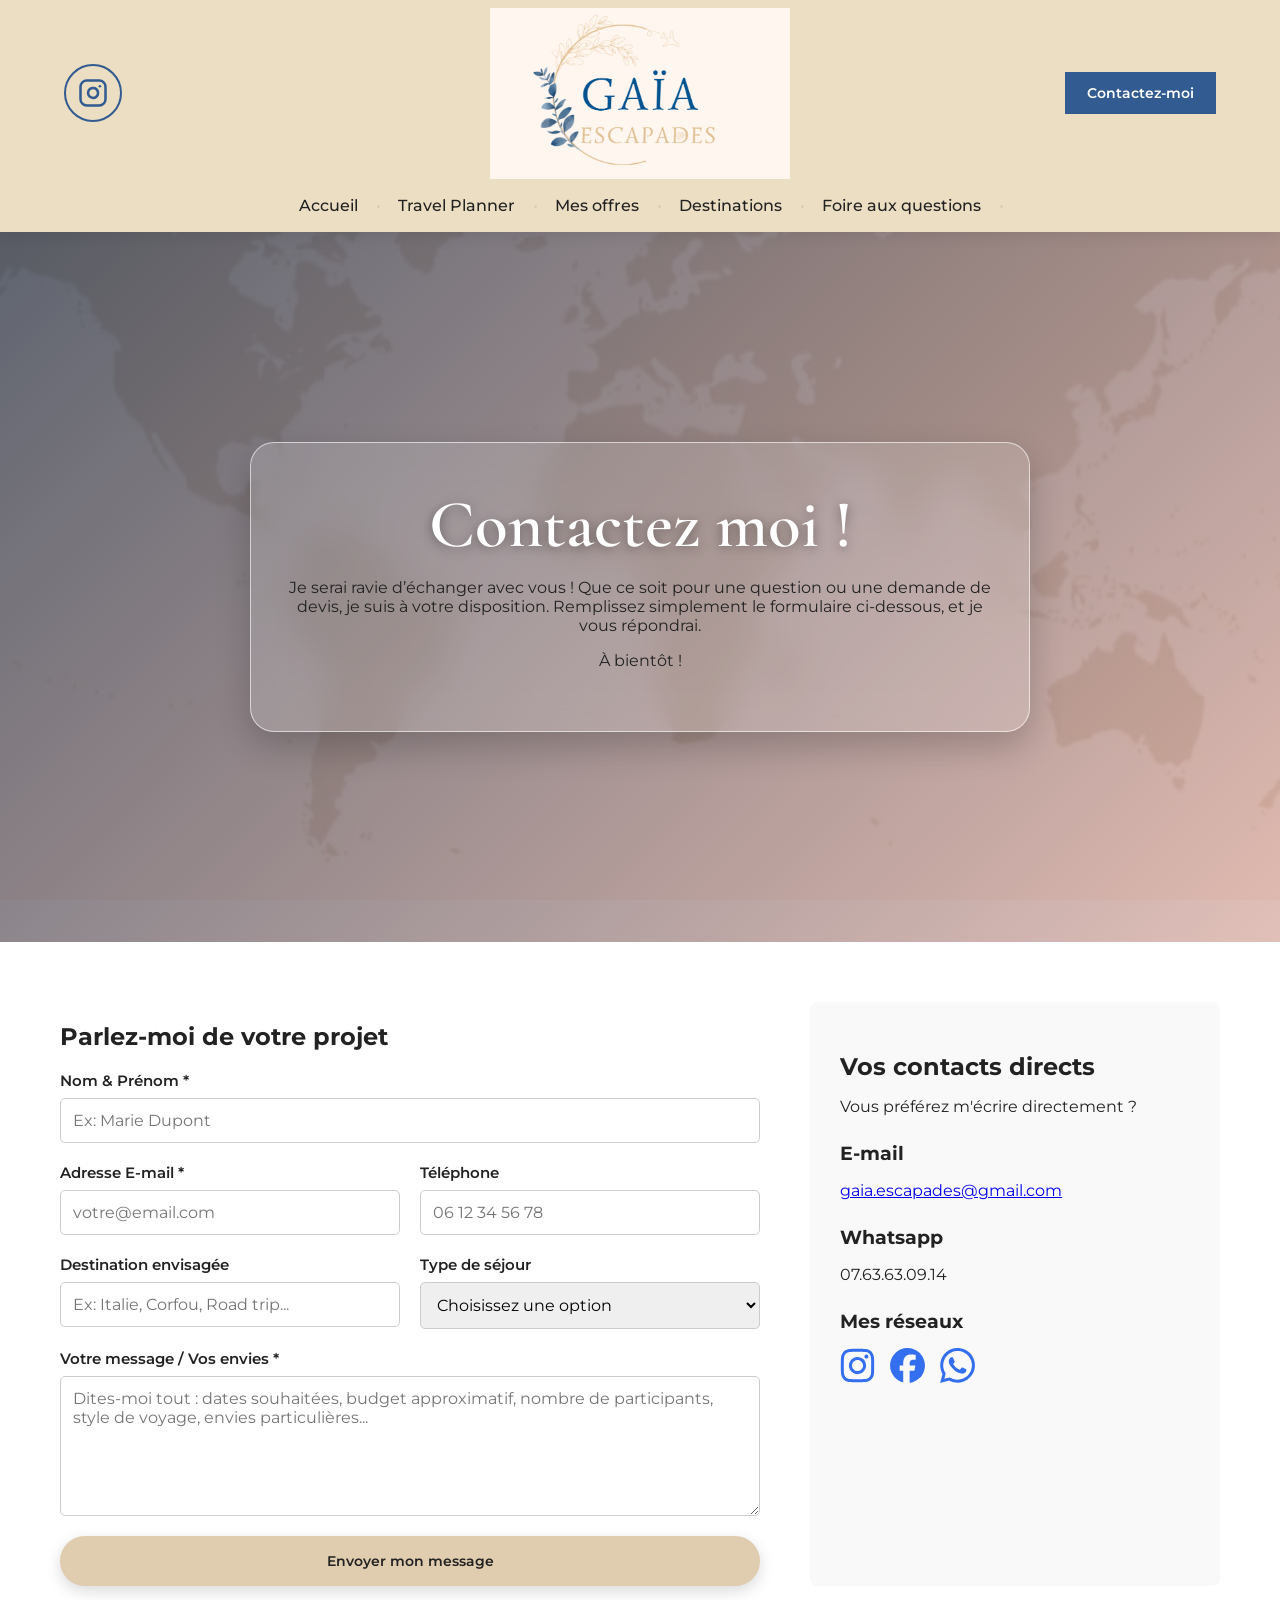
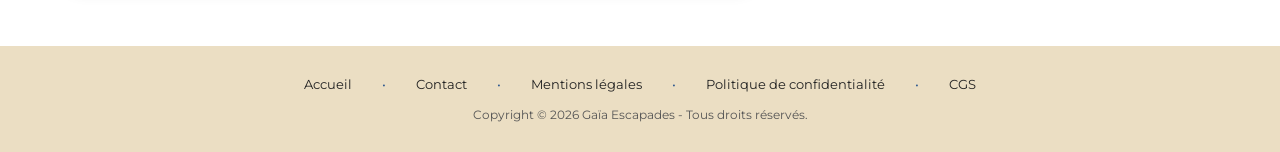
<file: contact.html>
<!DOCTYPE html>
<html lang="fr">

<head>
    <meta charset="UTF-8">
    <meta name="viewport" content="width=device-width, initial-scale=1.0">

    <title>Contact - Gaïa Escapades</title>

    <link rel="preconnect" href="https://fonts.googleapis.com">
    <link rel="preconnect" href="https://fonts.gstatic.com" crossorigin>
    <link href="https://fonts.googleapis.com/css2?family=Cormorant+Garamond:ital,wght@0,400;0,600;0,700;1,400&family=Montserrat:wght@400;500;600;700&display=swap" rel="stylesheet">

    <link rel="stylesheet" href="style.css">
</head>

<body>

    <!-- ==================================================
         HEADER
    ================================================== -->

    <header>

        <div class="header-top">

            <!-- Instagram -->
            <a href="https://www.instagram.com/gaia_escapades?igsi=MXRwbDNnaWJ1dzJ4cQ==/" target="_blank" class="instagram" aria-label="Instagram">
                <svg xmlns="http://www.w3.org/2000/svg" width="45" height="45" viewBox="0 0 24 24" fill="none" stroke="currentColor" stroke-width="2" stroke-linecap="round" stroke-linejoin="round">
                    <rect x="2" y="2" width="20" height="20" rx="5" ry="5"></rect>
                    <path d="M16 11.37A4 4 0 1 1 12.63 8 4 4 0 0 1 16 11.37z"></path>
                    <line x1="17.5" y1="6.5" x2="17.51" y2="6.5"></line>
                </svg>
            </a>

            <!-- Logo -->
            <a href="index.html" class="logo">
                <img
                    src="images/LogoMain.png"
                    alt="Logo de Gaïa Escapades"
                >
            </a>

            <!-- Bouton contact -->
            <a href="contact.html" class="header-contact">
                Contactez-moi
            </a>

            <!-- Burger -->
            <button class="burger" aria-label="Ouvrir le menu">
                <span></span>
                <span></span>
                <span></span>
            </button>

        </div>


        <!-- Navigation -->
        <nav class="header-nav">

            <a href="index.html">Accueil</a>
            <a href="travel-planner.html">Travel Planner</a>
            <a href="mes-offres.html">Mes offres</a>
            <a href="destinations.html">Destinations</a>
            <a href="faq.html">Foire aux questions</a>
            
            <a href="contact.html" class="header-contact header-contact--mobile">Contactez-moi</a>

        </nav>

    </header>
    <!-- Voile d'arrière-plan à placer après le header -->
    <div class="menu-overlay"></div>


<!-- ==================================================
     CONTENU PRINCIPAL
================================================== -->

<main>

    <!-- ==================================================
         HERO CONTACT
    ================================================== -->

    <section class="hero hero-contact">
        <div class="hero-overlay"></div>
        <div class="hero-content">
            <h1>Contactez moi !</h1>
            <p>
                Je serai ravie d’échanger avec vous ! Que ce soit pour une question ou une demande de devis, je suis à votre disposition. Remplissez simplement le formulaire ci-dessous, et je vous répondrai.
            </p>
            <p>À bientôt !</p>
        </div>
    </section>


    <!-- ==================================================
         SECTION CONTACT (Formulaire + Infos)
    ================================================== -->

    <section class="contact-section">
        <div class="contact-container">

            <!-- Formulaire de contact -->
            <div class="contact-form-wrapper">
                <h2>Parlez-moi de votre projet</h2>

                <form action="#" method="POST" class="contact-form">

                    <div class="form-group">
                        <label for="name">Nom & Prénom *</label>
                        <input type="text" id="name" name="name" placeholder="Ex: Marie Dupont" required>
                    </div>

                    <div class="form-row">
                        <div class="form-group">
                            <label for="email">Adresse E-mail *</label>
                            <input type="email" id="email" name="email" placeholder="votre@email.com" required>
                        </div>

                        <div class="form-group">
                            <label for="phone">Téléphone</label>
                            <input type="tel" id="phone" name="phone" placeholder="06 12 34 56 78">
                        </div>
                    </div>

                    <div class="form-row">
                        <div class="form-group">
                            <label for="destination">Destination envisagée</label>
                            <input type="text" id="destination" name="destination" placeholder="Ex: Italie, Corfou, Road trip...">
                        </div>

                        <div class="form-group">
                            <label for="type-voyage">Type de séjour</label>
                            <select id="type-voyage" name="type-voyage">
                                <option value="" disabled selected>Choisissez une option</option>
                                <option value="famille">En famille</option>
                                <option value="couple">En couple</option>
                                <option value="amis">Entre amis</option>
                                <option value="solo">En solo</option>
                                <option value="animaux">Avec mon animal de compagnie</option>
                            </select>
                        </div>
                    </div>

                    <div class="form-group">
                        <label for="message">Votre message / Vos envies *</label>
                        <textarea id="message" name="message" rows="6" placeholder="Dites-moi tout : dates souhaitées, budget approximatif, nombre de participants, style de voyage, envies particulières..." required></textarea>
                    </div>

                    <button type="submit" class="button button-primary">
                        Envoyer mon message
                    </button>

                </form>
            </div>


            <!-- Infos de contact direct -->
            <div class="contact-info-wrapper">

                <h2>Vos contacts directs</h2>
                <p>Vous préférez m'écrire directement ?</p>

                <div class="info-item">
                    <h3>E-mail</h3>
                    <p>
                        <a href="mailto:gaia.escapades@gmail.com" onclick="copierEmail(event)">
                            gaia.escapades@gmail.com
                        </a>
                    </p>
                </div>

                <div class="info-item">
                    <h3>Whatsapp</h3>
                    <p>07.63.63.09.14</p>
                </div>

                <div class="info-item">
                    <h3>Mes réseaux</h3>
                    <div class="social-links">
                        <a href="https://www.instagram.com/gaia_escapades" target="_blank" rel="noopener" aria-label="Instagram" class="social-icon">
                            <img src="images/Contact/insta-logo.svg" alt="Logo Instagram" width="35" height="35" class="social-icon-blue">
                        </a>

                        <a href="https://www.facebook.com/share/1HsQFWAzW2/" target="_blank" rel="noopener" aria-label="Facebook" class="social-icon">
                            <img src="images/Contact/facebook-logo.svg" alt="Logo Facebook" width="35" height="35" class="social-icon-blue">
                        </a>

                        <a href="https://wa.me/33763630914" target="_blank" rel="noopener" aria-label="Whatsapp" class="social-icon">
                            <img src="images/Contact/whatsapp-Logo.svg" alt="Logo Whatsapp" width="35" height="35" class="social-icon-blue">
                        </a>
                    </div>
                </div>

            </div>

        </div>
    </section>

</main>


    <!-- ==================================================
         FOOTER
    ================================================== -->

    <footer class="footer">

        <nav class="footer-nav">

            <a href="index.html">Accueil</a>
            <a href="contact.html">Contact</a>
            <a href="mentions-legales.html">Mentions légales</a>
            <a href="politique-de-confidentialite.html">Politique de confidentialité</a>
            <a href="cgs.html">CGS</a>

        </nav>

        <p>
            Copyright &copy; 2026 Gaïa Escapades -
            Tous droits réservés.
        </p>

    </footer>


    <!-- ==================================================
         JAVASCRIPT
    ================================================== -->

    <script src="script.js"></script>

</body>

</html>
</file>
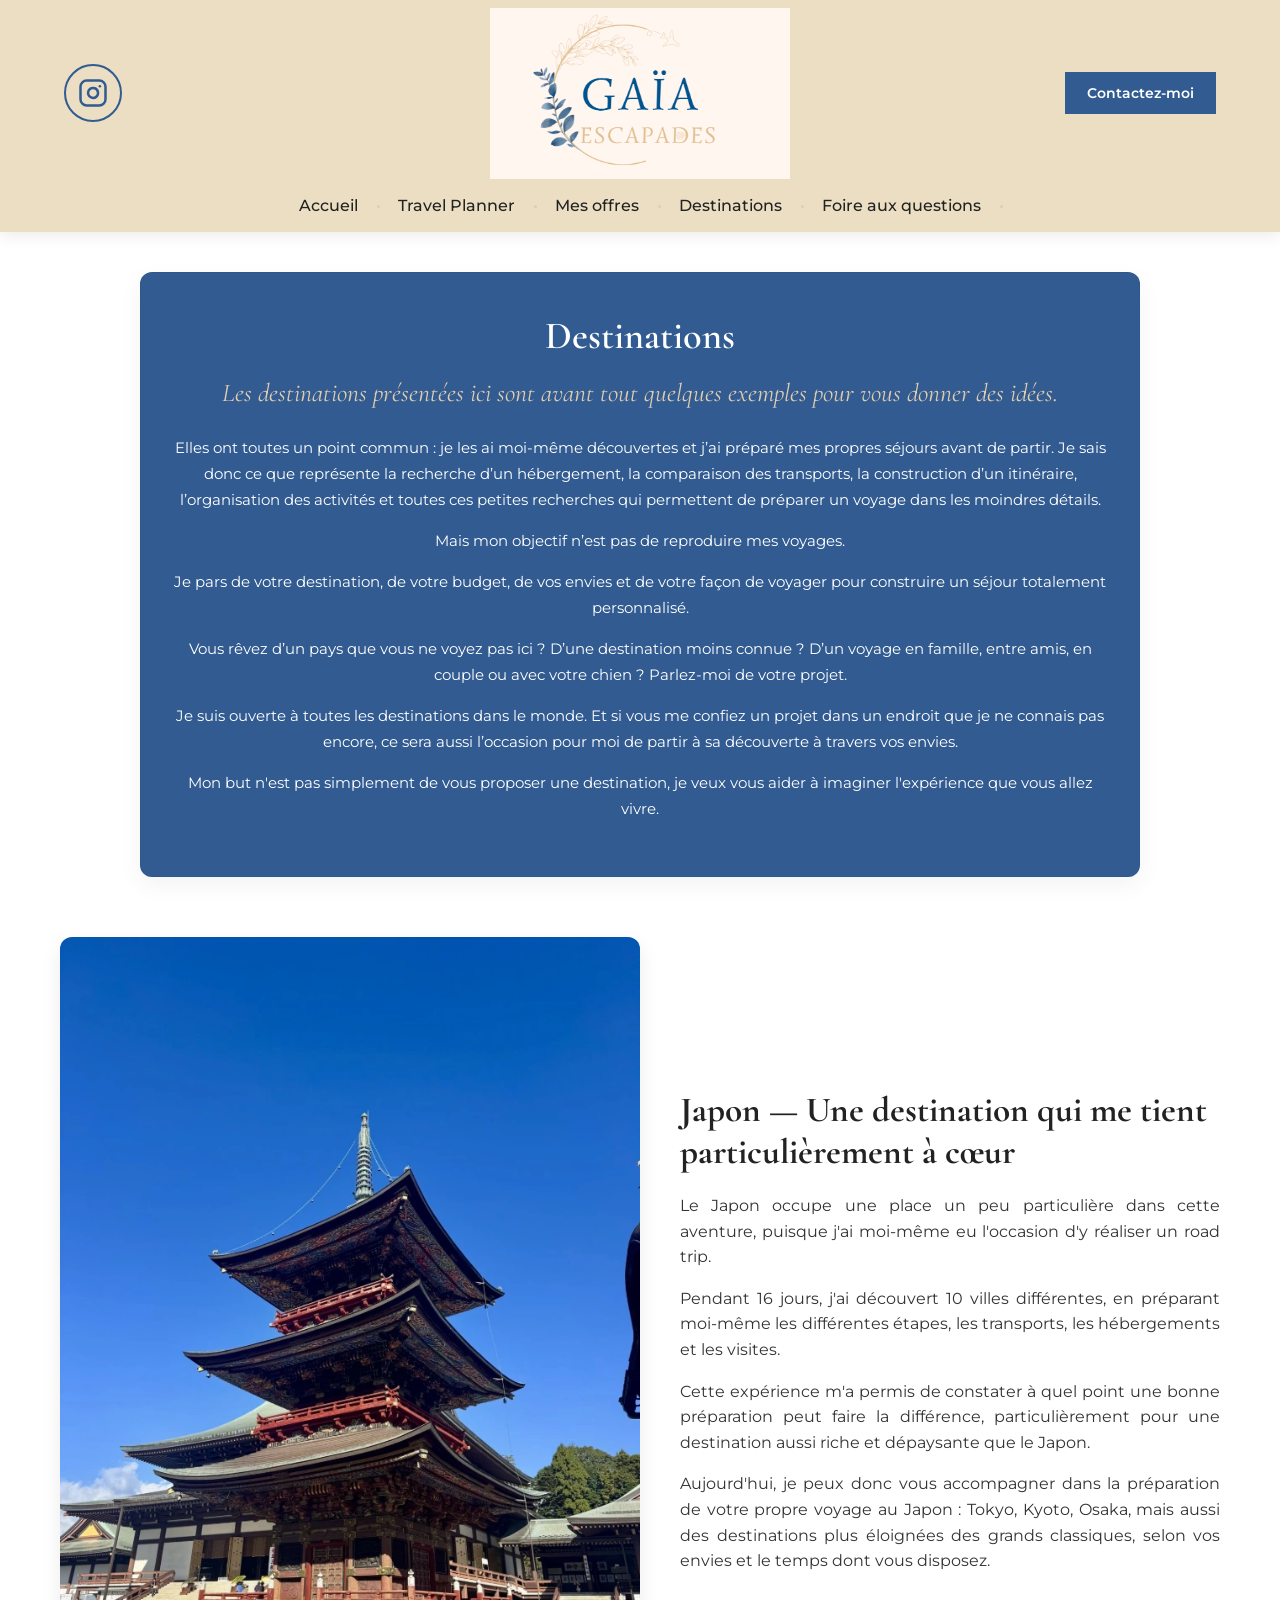
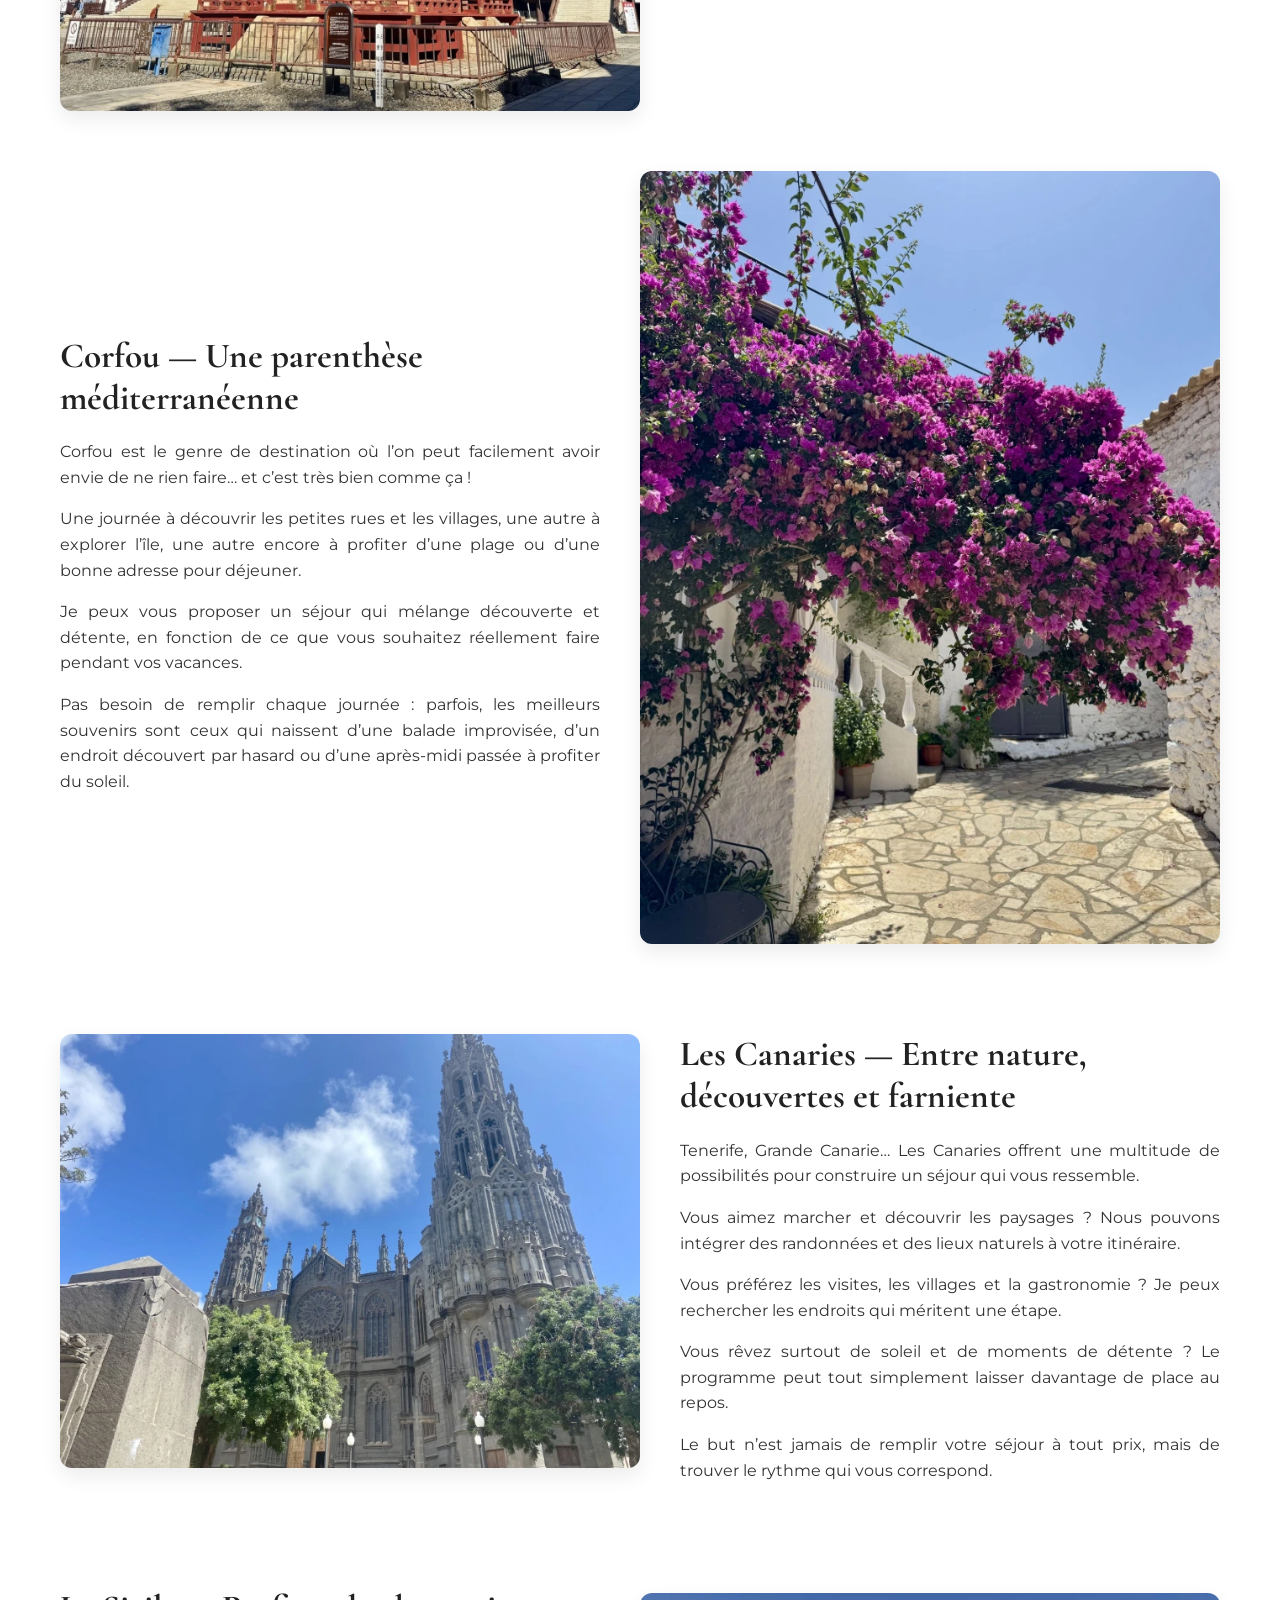
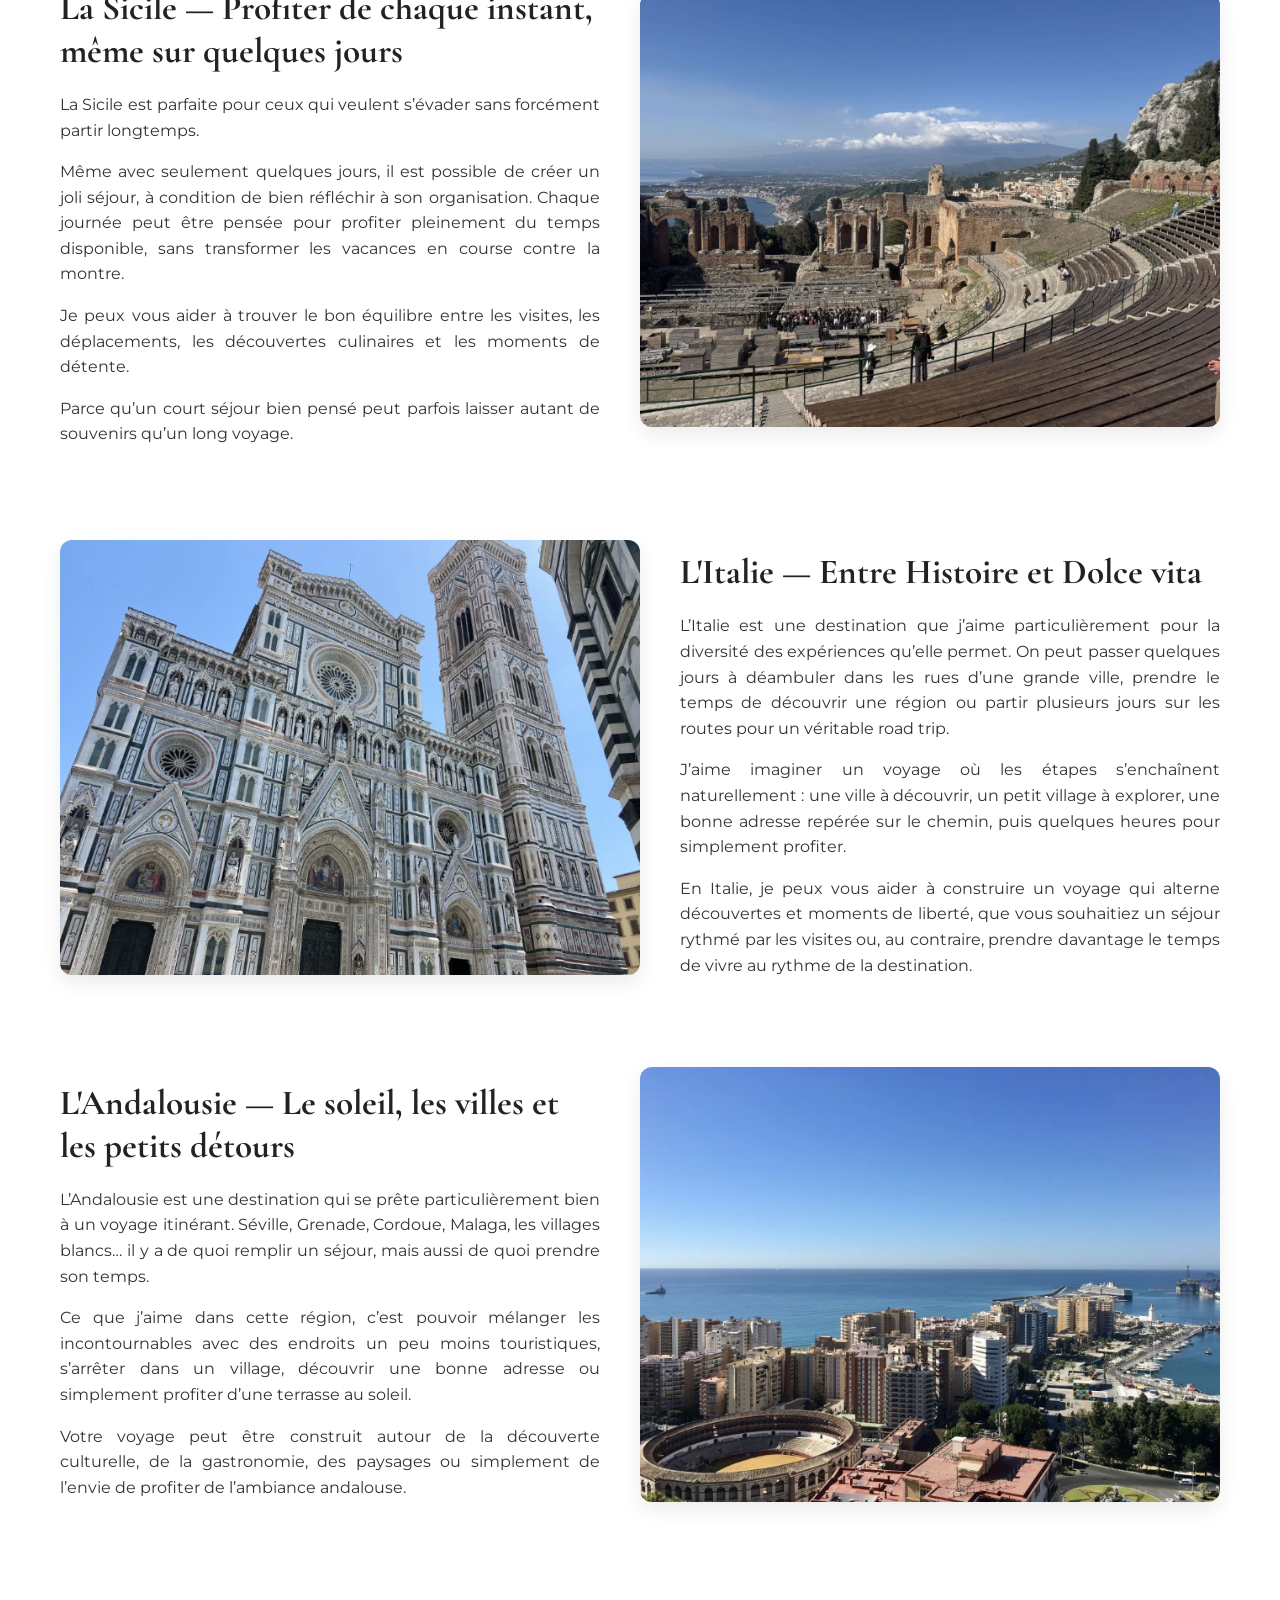
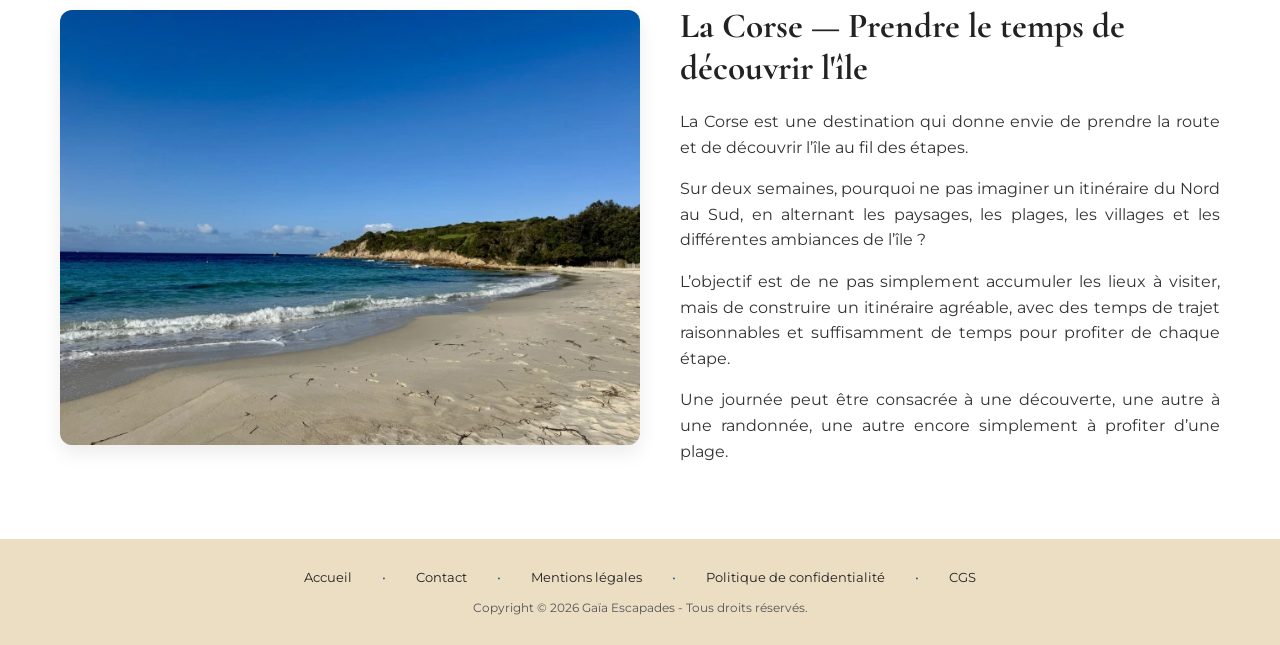
<file: destinations.html>
<!DOCTYPE html>
<html lang="fr">

<head>
    <meta charset="UTF-8">
    <meta name="viewport" content="width=device-width, initial-scale=1.0">

    <title>Destinations - Gaïa Escapades</title>

    <link rel="preconnect" href="https://fonts.googleapis.com">
    <link rel="preconnect" href="https://fonts.gstatic.com" crossorigin>
    <link href="https://fonts.googleapis.com/css2?family=Cormorant+Garamond:ital,wght@0,400;0,600;0,700;1,400&family=Montserrat:wght@400;500;600;700&display=swap" rel="stylesheet">

    <link rel="stylesheet" href="style.css">
</head>

<body class="destinations">

    <!-- ==================================================
         HEADER
    ================================================== -->

    <header>

        <div class="header-top">

            <!-- Instagram -->
            <a href="https://www.instagram.com/gaia_escapades?igsi=MXRwbDNnaWJ1dzJ4cQ==/" target="_blank" class="instagram" aria-label="Instagram">
                <svg xmlns="http://www.w3.org/2000/svg" width="45" height="45" viewBox="0 0 24 24" fill="none" stroke="currentColor" stroke-width="2" stroke-linecap="round" stroke-linejoin="round">
                    <rect x="2" y="2" width="20" height="20" rx="5" ry="5"></rect>
                    <path d="M16 11.37A4 4 0 1 1 12.63 8 4 4 0 0 1 16 11.37z"></path>
                    <line x1="17.5" y1="6.5" x2="17.51" y2="6.5"></line>
                </svg>
            </a>

            <!-- Logo -->
            <a href="index.html" class="logo">
                <img
                    src="images/LogoMain.png"
                    alt="Logo de Gaïa Escapades"
                >
            </a>

            <!-- Bouton contact -->
            <a href="contact.html" class="header-contact">
                Contactez-moi
            </a>

            <!-- Burger -->
            <button class="burger" aria-label="Ouvrir le menu">
                <span></span>
                <span></span>
                <span></span>
            </button>

        </div>


        <!-- Navigation -->
        <nav class="header-nav">

            <a href="index.html">Accueil</a>
            <a href="travel-planner.html">Travel Planner</a>
            <a href="mes-offres.html">Mes offres</a>
            <a href="destinations.html">Destinations</a>
            <a href="faq.html">Foire aux questions</a>
            
            <a href="contact.html" class="header-contact header-contact--mobile">Contactez-moi</a>

        </nav>

    </header>
    <!-- Voile d'arrière-plan à placer après le header -->
    <div class="menu-overlay"></div>

    <!-- ==================================================
         CORPS
    ================================================== -->

    <section class="DescriptionDestinations">

        <h1>Destinations</h1>
        <h2>Les destinations présentées ici sont avant tout quelques exemples pour vous donner des idées.</h2>

        <p>
            Elles ont toutes un point commun : je les ai moi-même découvertes et j’ai préparé mes propres séjours avant de partir. Je sais donc ce que représente la recherche d’un hébergement, la comparaison des transports, la construction d’un itinéraire, l’organisation des activités et toutes ces petites recherches qui permettent de préparer un voyage dans les moindres détails.
        </p>
        <p>Mais mon objectif n’est pas de reproduire mes voyages.</p>
        <p>Je pars de votre destination, de votre budget, de vos envies et de votre façon de voyager pour construire un séjour totalement personnalisé.</p>
        <p>Vous rêvez d’un pays que vous ne voyez pas ici ? D’une destination moins connue ? D’un voyage en famille, entre amis, en couple ou avec votre chien ? Parlez-moi de votre projet.</p>
        <p>Je suis ouverte à toutes les destinations dans le monde. Et si vous me confiez un projet dans un endroit que je ne connais pas encore, ce sera aussi l’occasion pour moi de partir à sa découverte à travers vos envies.</p>
        <p>Mon but n'est pas simplement de vous proposer une destination, je veux vous aider à imaginer l'expérience que vous allez vivre.</p>
        
    </section>

    <section class="Japon">

        <img src="images/Destinations/JAPON.webp" alt="Image du Japon">
        
        <div class="Japon-content">

            <h1>Japon — Une destination qui me tient particulièrement à cœur</h1>
            <p>Le Japon occupe une place un peu particulière dans cette aventure, puisque j'ai moi-même eu l'occasion d'y réaliser un road trip.</p>
            <p>Pendant 16 jours, j'ai découvert 10 villes différentes, en préparant moi-même les différentes étapes, les transports, les hébergements et les visites.</p>
            <p>Cette expérience m'a permis de constater à quel point une bonne préparation peut faire la différence, particulièrement pour une destination aussi riche et dépaysante que le Japon.</p>
            <p>Aujourd'hui, je peux donc vous accompagner dans la préparation de votre propre voyage au Japon : Tokyo, Kyoto, Osaka, mais aussi des destinations plus éloignées des grands classiques, selon vos envies et le temps dont vous disposez.</p>

        </div>
    </section>

    <section class="Corfou">

        <img src="images/Destinations/CORFOU.webp" alt="Image de Corfou">
        
        <div class="Corfou-content">

            <h1>Corfou — Une parenthèse méditerranéenne</h1>
            <p>Corfou est le genre de destination où l’on peut facilement avoir envie de ne rien faire… et c’est très bien comme ça !</p>
            <p>Une journée à découvrir les petites rues et les villages, une autre à explorer l’île, une autre encore à profiter d’une plage ou d’une bonne adresse pour déjeuner.</p>
            <p>Je peux vous proposer un séjour qui mélange découverte et détente, en fonction de ce que vous souhaitez réellement faire pendant vos vacances.</p>
            <p>Pas besoin de remplir chaque journée : parfois, les meilleurs souvenirs sont ceux qui naissent d’une balade improvisée, d’un endroit découvert par hasard ou d’une après-midi passée à profiter du soleil.</p>

        </div>
    </section>

    <section class="Canaries">

        <img src="images/Destinations/CANARIES.webp" alt="Image des Canaries">
        
        <div class="Canaries-content">

            <h1>Les Canaries — Entre nature, découvertes et farniente</h1>
            <p>Tenerife, Grande Canarie… Les Canaries offrent une multitude de possibilités pour construire un séjour qui vous ressemble.</p>
            <p>Vous aimez marcher et découvrir les paysages ? Nous pouvons intégrer des randonnées et des lieux naturels à votre itinéraire.</p>
            <p>Vous préférez les visites, les villages et la gastronomie ? Je peux rechercher les endroits qui méritent une étape.</p>
            <p>Vous rêvez surtout de soleil et de moments de détente ? Le programme peut tout simplement laisser davantage de place au repos.</p>
            <p>Le but n’est jamais de remplir votre séjour à tout prix, mais de trouver le rythme qui vous correspond.</p>

        </div>
    </section>

    <section class="Sicile">

        <img src="images/Destinations/SICILE.webp" alt="Image de la Sicile">
        
        <div class="Sicile-content">

            <h1>La Sicile — Profiter de chaque instant, même sur quelques jours</h1>
            <p>La Sicile est parfaite pour ceux qui veulent s’évader sans forcément partir longtemps.</p>
            <p>Même avec seulement quelques jours, il est possible de créer un joli séjour, à condition de bien réfléchir à son organisation. Chaque journée peut être pensée pour profiter pleinement du temps disponible, sans transformer les vacances en course contre la montre.</p>
            <p>Je peux vous aider à trouver le bon équilibre entre les visites, les déplacements, les découvertes culinaires et les moments de détente.</p>
            <p>Parce qu’un court séjour bien pensé peut parfois laisser autant de souvenirs qu’un long voyage.</p>

        </div>
    </section>

    <section class="Italie">

        <img src="images/Destinations/ITALIE.webp" alt="Image de l'Italie">
        
        <div class="Italie-content">

            <h1>L'Italie — Entre Histoire et Dolce vita</h1>
            <p>L’Italie est une destination que j’aime particulièrement pour la diversité des expériences qu’elle permet. On peut passer quelques jours à déambuler dans les rues d’une grande ville, prendre le temps de découvrir une région ou partir plusieurs jours sur les routes pour un véritable road trip.</p>
            <p>J’aime imaginer un voyage où les étapes s’enchaînent naturellement : une ville à découvrir, un petit village à explorer, une bonne adresse repérée sur le chemin, puis quelques heures pour simplement profiter.</p>
            <p>En Italie, je peux vous aider à construire un voyage qui alterne découvertes et moments de liberté, que vous souhaitiez un séjour rythmé par les visites ou, au contraire, prendre davantage le temps de vivre au rythme de la destination.</p>

        </div>
    </section>

    <section class="Andalousie">

        <img src="images/Destinations/ANDALOUSIE.webp" alt="Image de l'Andalousie">
        
        <div class="Andalousie-content">

            <h1>L'Andalousie — Le soleil, les villes et les petits détours</h1>
            <p>L’Andalousie est une destination qui se prête particulièrement bien à un voyage itinérant. Séville, Grenade, Cordoue, Malaga, les villages blancs… il y a de quoi remplir un séjour, mais aussi de quoi prendre son temps.</p>
            <p>Ce que j’aime dans cette région, c’est pouvoir mélanger les incontournables avec des endroits un peu moins touristiques, s’arrêter dans un village, découvrir une bonne adresse ou simplement profiter d’une terrasse au soleil.</p>
            <p>Votre voyage peut être construit autour de la découverte culturelle, de la gastronomie, des paysages ou simplement de l’envie de profiter de l’ambiance andalouse.</p>

        </div>
    </section>

        <section class="Corse">

        <img src="images/Destinations/CORSE.webp" alt="Image de la Corse">
        
        <div class="Corse-content">

            <h1>La Corse — Prendre le temps de découvrir l'île</h1>
            <p>La Corse est une destination qui donne envie de prendre la route et de découvrir l’île au fil des étapes.</p>
            <p>Sur deux semaines, pourquoi ne pas imaginer un itinéraire du Nord au Sud, en alternant les paysages, les plages, les villages et les différentes ambiances de l’île ?</p>
            <p>L’objectif est de ne pas simplement accumuler les lieux à visiter, mais de construire un itinéraire agréable, avec des temps de trajet raisonnables et suffisamment de temps pour profiter de chaque étape.</p>
            <p>Une journée peut être consacrée à une découverte, une autre à une randonnée, une autre encore simplement à profiter d’une plage.</p>


        </div>
    </section>


    <!-- ==================================================
         FOOTER
    ================================================== -->

    <footer class="footer">

        <nav class="footer-nav">

            <a href="index.html">Accueil</a>
            <a href="contact.html">Contact</a>
            <a href="mentions-legales.html">Mentions légales</a>
            <a href="politique-de-confidentialite.html">Politique de confidentialité</a>
            <a href="cgs.html">CGS</a>

        </nav>

        <p>
            Copyright &copy; 2026 Gaïa Escapades -
            Tous droits réservés.
        </p>

    </footer>


    <!-- ==================================================
         JAVASCRIPT
    ================================================== -->

    <script src="script.js"></script>

</body>

</html>
</file>
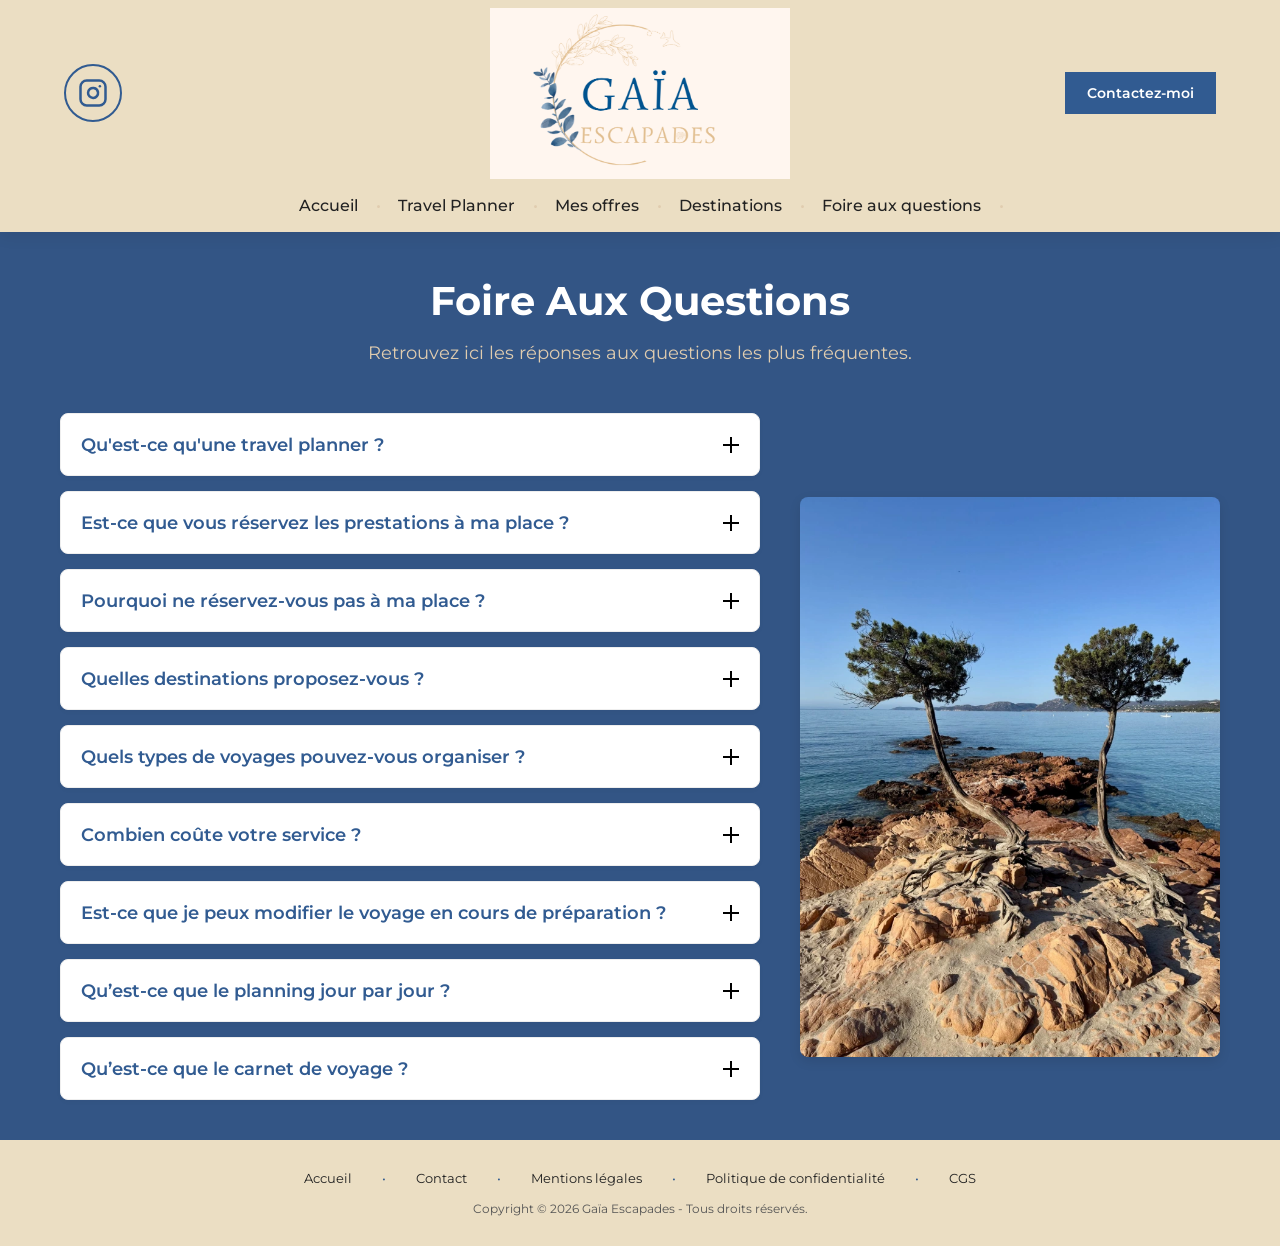
<file: faq.html>
<!DOCTYPE html>
<html lang="fr">

<head>
    <meta charset="UTF-8">
    <meta name="viewport" content="width=device-width, initial-scale=1.0">

    <title>FAQ - Gaïa Escapades</title>

    <link rel="preconnect" href="https://fonts.googleapis.com">
    <link rel="preconnect" href="https://fonts.gstatic.com" crossorigin>
    <link href="https://fonts.googleapis.com/css2?family=Cormorant+Garamond:ital,wght@0,400;0,600;0,700;1,400&family=Montserrat:wght@400;500;600;700&display=swap" rel="stylesheet">

    <link rel="stylesheet" href="style.css">
</head>

<body class="page-faq">

    <!-- ==================================================
         HEADER
    ================================================== -->

    <header>

        <div class="header-top">

            <!-- Instagram -->
            <a href="https://www.instagram.com/gaia_escapades?igsi=MXRwbDNnaWJ1dzJ4cQ==/" target="_blank" class="instagram" aria-label="Instagram">
                <svg xmlns="http://www.w3.org/2000/svg" width="45" height="45" viewBox="0 0 24 24" fill="none" stroke="currentColor" stroke-width="2" stroke-linecap="round" stroke-linejoin="round">
                    <rect x="2" y="2" width="20" height="20" rx="5" ry="5"></rect>
                    <path d="M16 11.37A4 4 0 1 1 12.63 8 4 4 0 0 1 16 11.37z"></path>
                    <line x1="17.5" y1="6.5" x2="17.51" y2="6.5"></line>
                </svg>
            </a>

            <!-- Logo -->
            <a href="index.html" class="logo">
                <img
                    src="images/LogoMain.png"
                    alt="Logo de Gaïa Escapades"
                >
            </a>

            <!-- Bouton contact -->
            <a href="contact.html" class="header-contact">
                Contactez-moi
            </a>

            <!-- Burger -->
            <button class="burger" aria-label="Ouvrir le menu">
                <span></span>
                <span></span>
                <span></span>
            </button>

        </div>


        <!-- Navigation -->
        <nav class="header-nav">

            <a href="index.html">Accueil</a>
            <a href="travel-planner.html">Travel Planner</a>
            <a href="mes-offres.html">Mes offres</a>
            <a href="destinations.html">Destinations</a>
            <a href="faq.html">Foire aux questions</a>
            
            <a href="contact.html" class="header-contact header-contact--mobile">Contactez-moi</a>

        </nav>

    </header>
    <!-- Voile d'arrière-plan à placer après le header -->
    <div class="menu-overlay"></div>

    <main class="page-faq">
  <section class="faq-header">
    <h1>Foire Aux Questions</h1>
    <p>Retrouvez ici les réponses aux questions les plus fréquentes.</p>
  </section>

  <div class="faq-container">
    <!-- Colonne GAUCHE : Accordéon -->
    <section class="faq-accordion">
      <!-- Question 1 -->
      <details class="faq-item">
        <summary class="faq-question">
          <span>Qu'est-ce qu'une travel planner ?</span>
          <span class="faq-icon" aria-hidden="true"></span>
        </summary>
        <div class="faq-answer">
          <p>Mon rôle est de rechercher et sélectionner les différentes possibilités correspondant à votre destination, votre budget, vos envies et votre façon de voyager, puis de construire un itinéraire personnalisé.</p>
        </div>
      </details>

      <!-- Question 2 -->
      <details class="faq-item">
        <summary class="faq-question">
          <span>Est-ce que vous réservez les prestations à ma place ?</span>
          <span class="faq-icon" aria-hidden="true"></span>
        </summary>
        <div class="faq-answer">
          <p>Non.</p>
          <p>Je ne réalise aucune réservation à votre place et je ne prends aucun paiement pour les prestations de votre voyage.</p>
          <p>Je recherche pour vous les hébergements, transports, activités, restaurants, excursions, etc., puis je vous transmets les différentes propositions ainsi que les liens correspondants.</p>
          <p>Vous choisissez les prestations qui vous conviennent et vous effectuez directement les réservations et les paiements auprès des prestataires.</p>
        </div>
      </details>

      <!-- Question 3 -->
      <details class="faq-item">
        <summary class="faq-question">
          <span>Pourquoi ne réservez-vous pas à ma place ?</span>
          <span class="faq-icon" aria-hidden="true"></span>
        </summary>
        <div class="faq-answer">
          <p>C’est un choix qui vous permet de garder le contrôle de votre voyage.</p>
          <p>Vous restez libre de comparer les différentes possibilités, de choisir les prestations qui vous plaisent et de réserver directement auprès des prestataires.</p>
          <p>De mon côté, je vous évite les longues heures de recherches et de comparaison en vous proposant une sélection déjà adaptée à votre projet.</p>
        </div>
      </details>

      <!-- Question 4 -->
      <details class="faq-item">
        <summary class="faq-question">
          <span>Quelles destinations proposez-vous ?</span>
          <span class="faq-icon" aria-hidden="true"></span>
        </summary>
        <div class="faq-answer">
          <p>Toutes les destinations sont possibles ! </p>
          <p>Les destinations présentées sur le site sont simplement des exemples de lieux que j’ai moi-même eu l’occasion de découvrir.</p>
          <p>Je suis ouverte à tous les projets, en France comme à l’étranger.</p>
        </div>
      </details>

      <!-- Question 5 -->
      <details class="faq-item">
        <summary class="faq-question">
          <span>Quels types de voyages pouvez-vous organiser ?</span>
          <span class="faq-icon" aria-hidden="true"></span>
        </summary>
        <div class="faq-answer">
          <p>Je peux travailler sur différents types de projets :</p>
          <ul>
            <li>Week-end et city trip</li>
            <li>Road trip</li>
            <li>Voyage découverte</li>
            <li>Voyage en famille</li>
            <li>Voyage en couple</li>
            <li>Voyage avec votre chien</li>
            <li>et bien d’autres projets selon vos envies...</li>
          </ul>
        </div>
      </details>

      <!-- Question 6 -->
      <details class="faq-item">
        <summary class="faq-question">
          <span>Combien coûte votre service ?</span>
          <span class="faq-icon" aria-hidden="true"></span>
        </summary>
        <div class="faq-answer">
          <p>Chaque formule dispose d’un tarif de départ.</p>
          <p>Le prix final est ensuite personnalisé en fonction de votre projet, notamment selon la durée du séjour, le nombre de voyageurs et les options ou prestations complémentaires que vous souhaitez ajouter.</p>
          <p>Un premier échange est proposé afin de comprendre votre projet et d’évaluer vos besoins.</p>
          <p>Vous recevez ensuite un devis personnalisé et définitif avant de vous engager.</p>
        </div>
      </details>

      <!-- Question 7 -->
      <details class="faq-item">
        <summary class="faq-question">
          <span>Est-ce que je peux modifier le voyage en cours de préparation ?</span>
          <span class="faq-icon" aria-hidden="true"></span>
        </summary>
        <div class="faq-answer">
          <p>Oui.</p>
          <p>Votre voyage est construit avec vous.</p>
          <p>Après réception de mes propositions, vous pouvez me faire part de vos retours et de vos préférences afin que j’ajuste le programme, selon les conditions prévues dans votre formule.</p>
          <p>L’objectif est d’arriver à un voyage qui vous corresponde réellement.</p>
        </div>
      </details>

      <!-- Question 8 -->
      <details class="faq-item">
        <summary class="faq-question">
          <span>Qu’est-ce que le planning jour par jour ?</span>
          <span class="faq-icon" aria-hidden="true"></span>
        </summary>
        <div class="faq-answer">
          <p>C’est le fil conducteur de votre séjour.</p>
          <p>Chaque journée est organisée en fonction des activités que vous souhaitez réaliser et des suggestions que je vous propose.</p>
          <p>Il peut notamment regrouper les visites, activités, déplacements, temps libres et bonnes adresses afin de vous donner une vision claire de votre séjour.</p>
        </div>
      </details>

      <!-- Question 9 -->
      <details class="faq-item">
        <summary class="faq-question">
          <span>Qu’est-ce que le carnet de voyage ?</span>
          <span class="faq-icon" aria-hidden="true"></span>
        </summary>
        <div class="faq-answer">
          <p>Il s’agit d’un document personnalisé qui reprend votre séjour de manière beaucoup plus détaillée, jour après jour.</p>
          <p>Il peut contenir votre itinéraire, vos informations de voyage, des informations sur votre destination, les activités prévues, les bonnes adresses, mes conseils et bons plans, les applications utiles, les formalités à prévoir, les informations pratiques ainsi qu’une liste des choses à prévoir dans votre valise.</p>
          <p>Ce carnet vous accompagnera avant et pendant votre voyage !</p>
        </div>
      </details>
    </section>

    <!-- Colonne DROITE : Image -->
    <div class="faq-image-container">
      <img src="images/Palombadgia.webp" alt="FAQ - Gaïa Escapades">
    </div>
  </div>
</main>





    <!-- ==================================================
         FOOTER
    ================================================== -->

    <footer class="footer">

        <nav class="footer-nav">

            <a href="index.html">Accueil</a>
            <a href="contact.html">Contact</a>
            <a href="mentions-legales.html">Mentions légales</a>
            <a href="politique-de-confidentialite.html">Politique de confidentialité</a>
            <a href="cgs.html">CGS</a>

        </nav>

        <p>
            Copyright &copy; 2026 Gaïa Escapades -
            Tous droits réservés.
        </p>

    </footer>


    <!-- ==================================================
         JAVASCRIPT
    ================================================== -->

    <script src="script.js"></script>

</body>

</html>
</file>
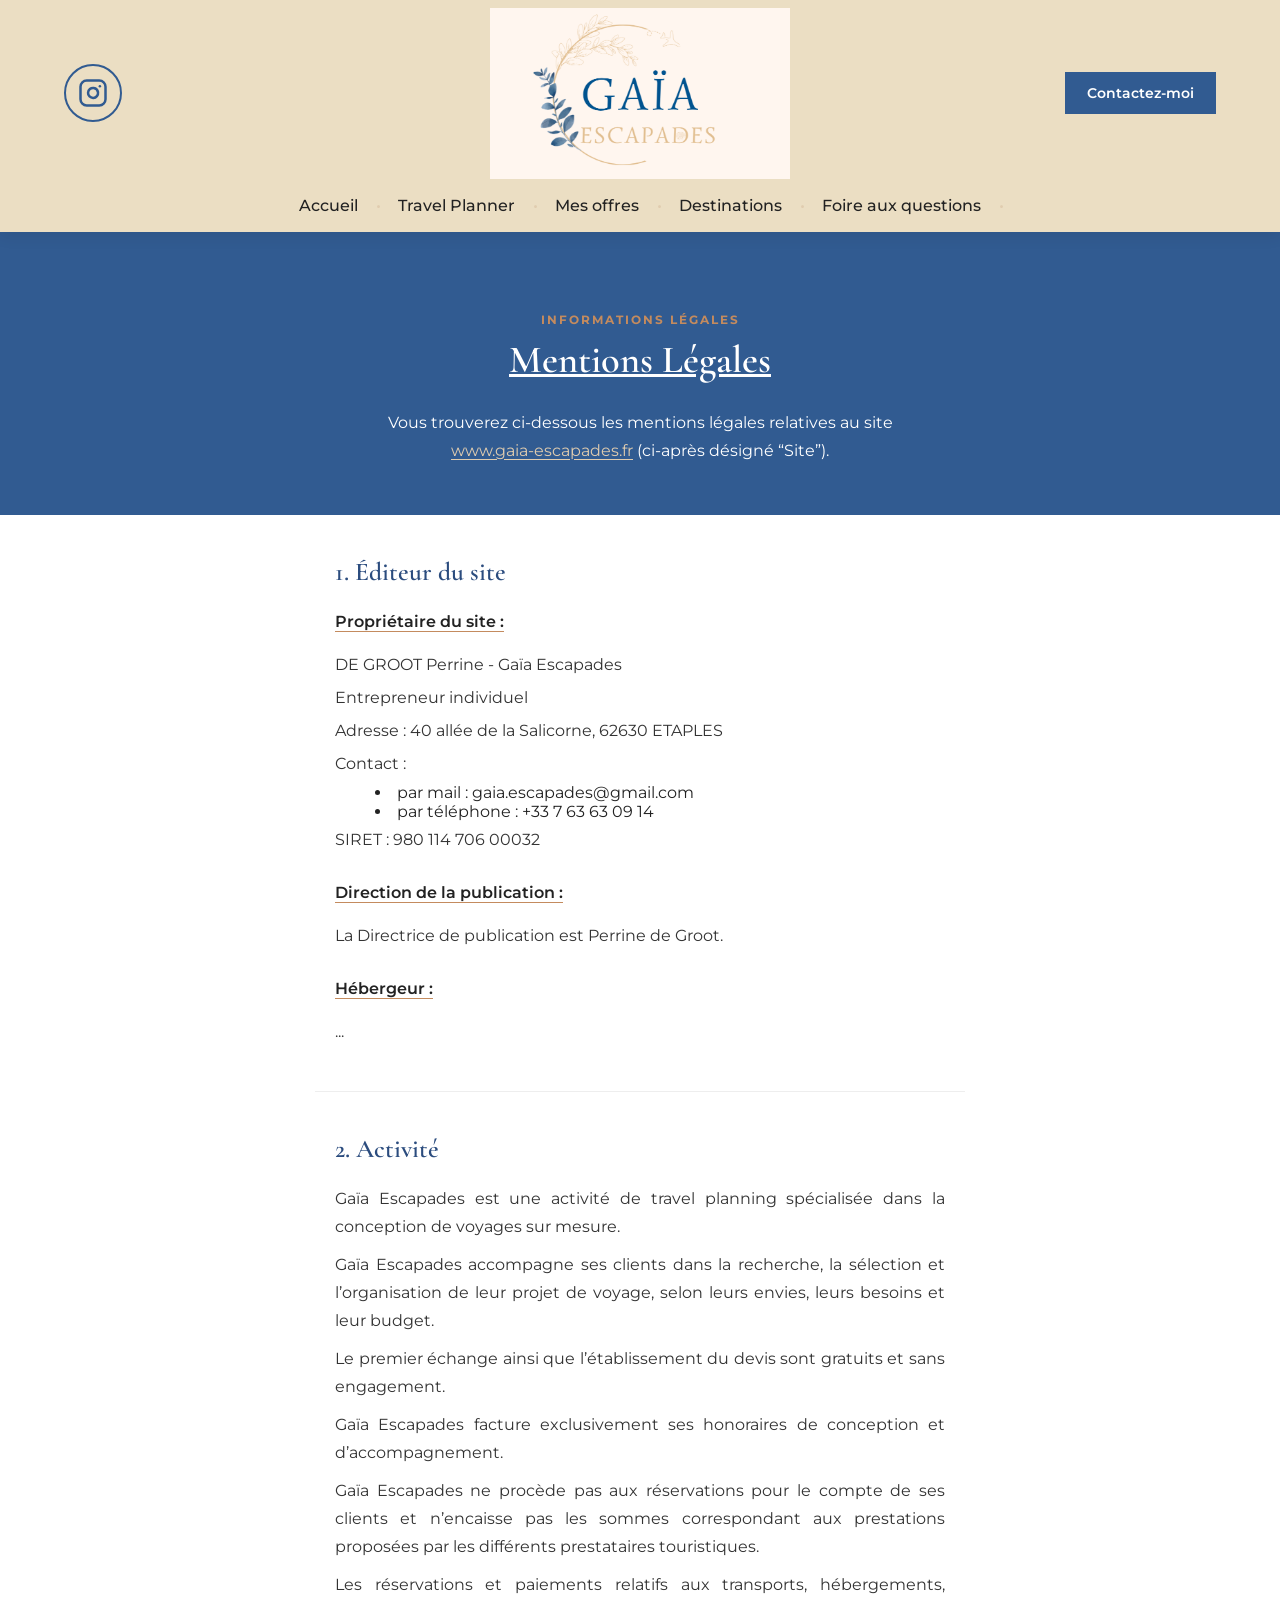
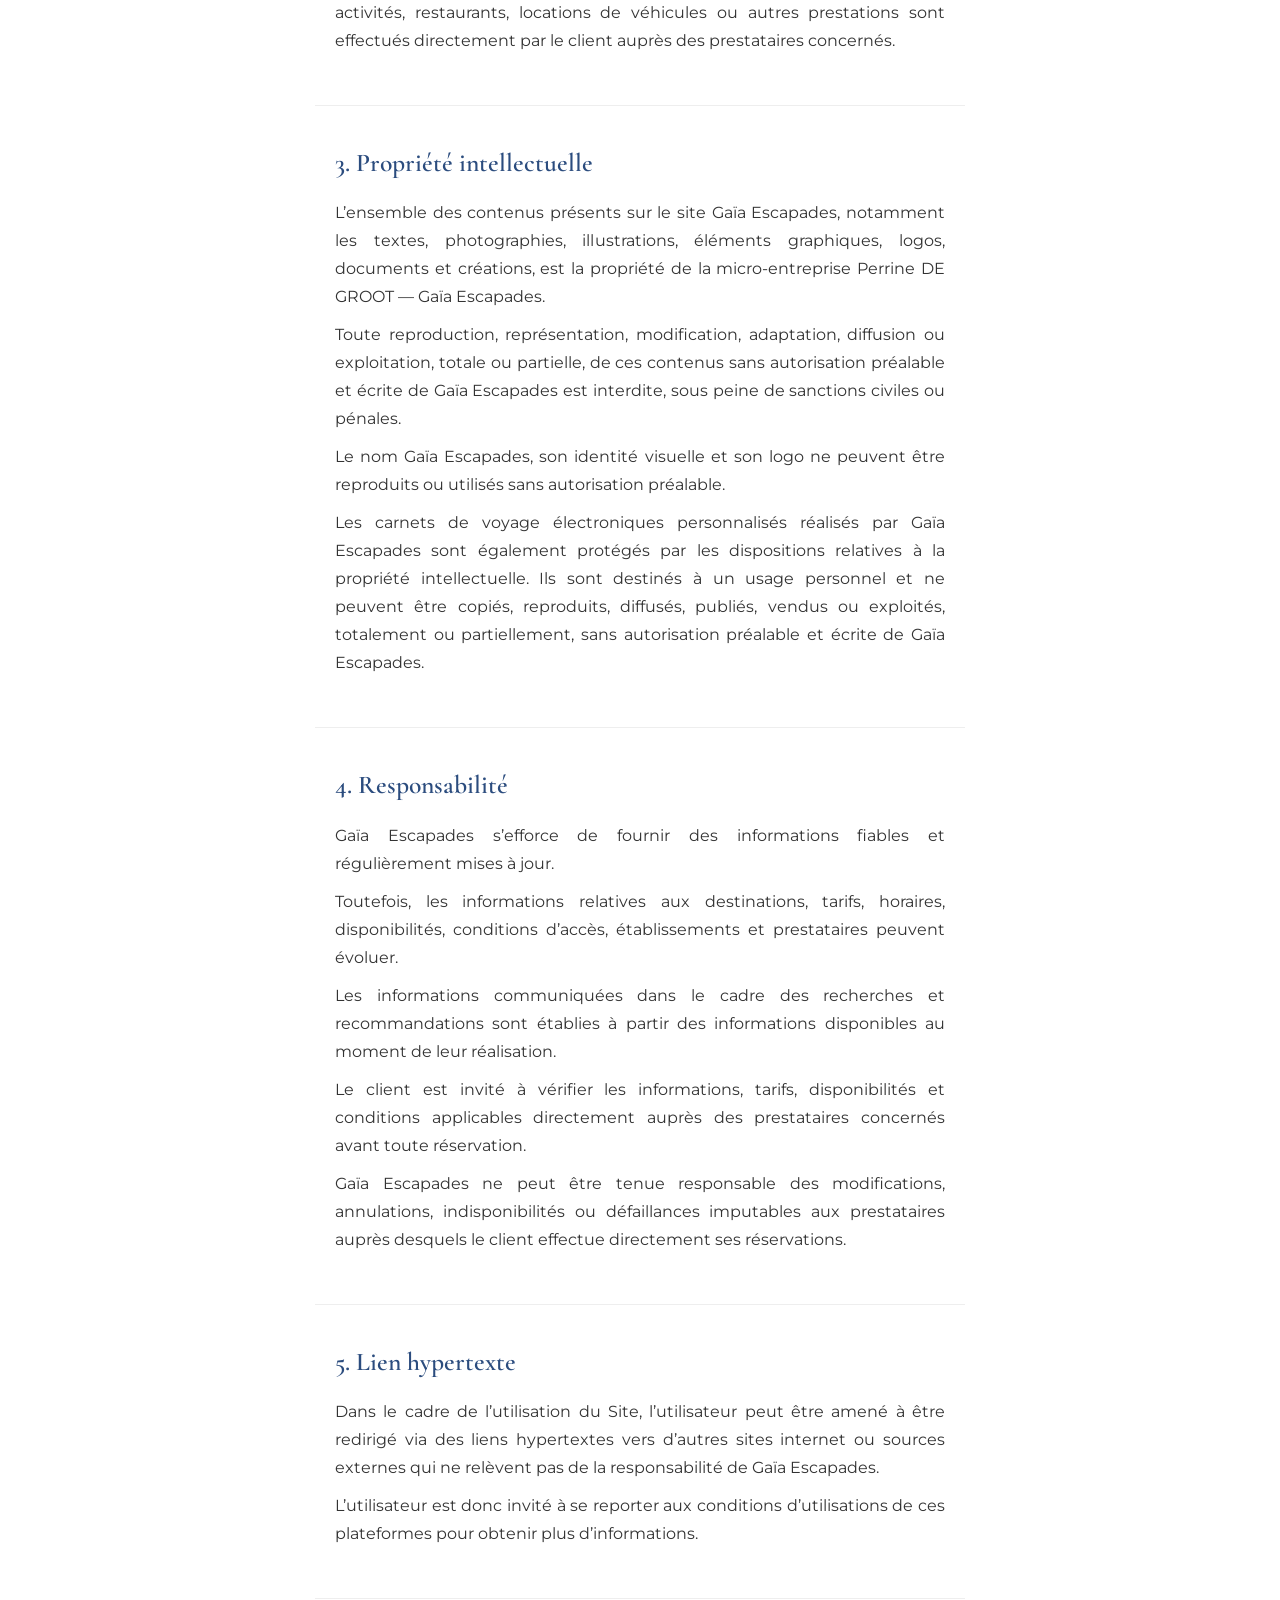
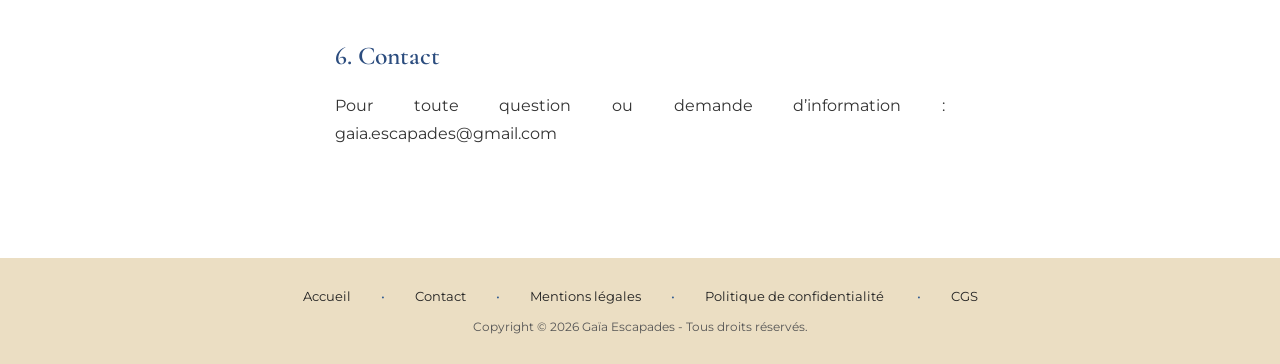
<file: mentions-legales.html>
<!DOCTYPE html>
<html lang="fr">
<!-- HM * Le 15/09/2026 -->
<head>
    <meta charset="UTF-8">
    <meta name="viewport" content="width=device-width, initial-scale=1.0">

    <title>Mentions légales - Gaïa Escapades</title>

    <link rel="preconnect" href="https://fonts.googleapis.com">
    <link rel="preconnect" href="https://fonts.gstatic.com" crossorigin>

    <link href="https://fonts.googleapis.com/css2?family=Cormorant+Garamond:ital,wght@0,400;0,600;0,700;1,400&family=Montserrat:wght@400;500;600;700&display=swap" rel="stylesheet">

    <link rel="stylesheet" href="style.css">
</head>


<body>

    <!-- ==================================================
         HEADER
    ================================================== -->

    <header>

        <div class="header-top">

            <!-- Instagram -->
            <a
                href="https://www.instagram.com/gaia_escapades?igsi=MXRwbDNnaWJ1dzJ4cQ==/"
                target="_blank"
                rel="noopener noreferrer"
                class="instagram"
                aria-label="Instagram"
            >
                <svg
                    xmlns="http://www.w3.org/2000/svg"
                    width="45"
                    height="45"
                    viewBox="0 0 24 24"
                    fill="none"
                    stroke="currentColor"
                    stroke-width="2"
                    stroke-linecap="round"
                    stroke-linejoin="round"
                >
                    <rect x="2" y="2" width="20" height="20" rx="5" ry="5"></rect>
                    <path d="M16 11.37A4 4 0 1 1 12.63 8 4 4 0 0 1 16 11.37z"></path>
                    <line x1="17.5" y1="6.5" x2="17.51" y2="6.5"></line>
                </svg>
            </a>


            <!-- Logo -->
            <a href="index.html" class="logo">
                <img
                    src="images/LogoMain.png"
                    alt="Logo de Gaïa Escapades"
                >
            </a>


            <!-- Bouton contact -->
            <a href="contact.html" class="header-contact">
                Contactez-moi
            </a>


            <!-- Burger -->
            <button
                class="burger"
                aria-label="Ouvrir le menu"
                aria-expanded="false"
            >
                <span></span>
                <span></span>
                <span></span>
            </button>

        </div>


        <!-- Navigation -->
        <nav class="header-nav">

            <a href="index.html">Accueil</a>
            <a href="travel-planner.html">Travel Planner</a>
            <a href="mes-offres.html">Mes offres</a>
            <a href="destinations.html">Destinations</a>
            <a href="faq.html">Foire aux questions</a>

            <a href="contact.html" class="header-contact header-contact--mobile">Contactez-moi</a>

        </nav>

    </header>
    <!-- Voile d'arrière-plan à placer après le header -->
    <div class="menu-overlay"></div>


    <!-- ==================================================
         CONTENU PRINCIPAL
    ================================================== -->

    <main class="page-ml">

        <!-- ==================================================
             Mentions légales
        ================================================== -->

        <section class="ml-head">
            <span class="section-label">Informations légales</span>
            <h1>
                <u>Mentions Légales</u>
            </h1>
    
            <p>
                Vous trouverez ci-dessous les mentions légales relatives au site<br><a href="https://www.gaia-escapades.fr" class="lien-site">www.gaia-escapades.fr</a> (ci-après désigné “Site”). 
            </p>

        </section>

        <section class="ml-editeur">

            <h2>1. Éditeur du site</h2>

            <p>
                <u>Propriétaire du site :</u>
            </p>

            <p>DE GROOT Perrine - Gaïa Escapades</p>
            <p>Entrepreneur individuel</p>
            <p>Adresse : 40 allée de la Salicorne, 62630 ETAPLES</p>
            <p>Contact : <li>par mail : gaia.escapades@gmail.com</li><li>par téléphone : +33 7 63 63 09 14</li></p>
            <p>SIRET : 980 114 706 00032</p>

            <p>
                <u>Direction de la publication :</u>
            </p>
            <p>La Directrice de publication est Perrine de Groot.</p>

            <p>
                <u>Hébergeur :</u>
            </p>
            <p>...</p>

        </section>

        <section class="ml-activite">

            <h2>2. Activité</h2>

            <p>Gaïa Escapades est une activité de travel planning spécialisée dans la conception de voyages sur mesure.</p>
            <p>Gaïa Escapades accompagne ses clients dans la recherche, la sélection et l’organisation de leur projet de voyage, selon leurs envies, leurs besoins et leur budget.</p>
            <p>Le premier échange ainsi que l’établissement du devis sont gratuits et sans engagement.</p>
            <p>Gaïa Escapades facture exclusivement ses honoraires de conception et d’accompagnement.</p>
            <p>Gaïa Escapades ne procède pas aux réservations pour le compte de ses clients et n’encaisse pas les sommes correspondant aux prestations proposées par les différents prestataires touristiques.</p>
            <p>Les réservations et paiements relatifs aux transports, hébergements, activités, restaurants, locations de véhicules ou autres prestations sont effectués directement par le client auprès des prestataires concernés.</p>


        </section>

        <section class="ml-propriete">

            <h2>3. Propriété intellectuelle</h2>

            <p>L’ensemble des contenus présents sur le site Gaïa Escapades, notamment les textes, photographies, illustrations, éléments graphiques, logos, documents et créations, est la propriété de la micro-entreprise Perrine DE GROOT — Gaïa Escapades. </p>
            <p>Toute reproduction, représentation, modification, adaptation, diffusion ou exploitation, totale ou partielle, de ces contenus sans autorisation préalable et écrite de Gaïa Escapades est interdite, sous peine de sanctions civiles ou pénales. </p>
            <p>Le nom Gaïa Escapades, son identité visuelle et son logo ne peuvent être reproduits ou utilisés sans autorisation préalable.</p>
            <p>Les carnets de voyage électroniques personnalisés réalisés par Gaïa Escapades sont également protégés par les dispositions relatives à la propriété intellectuelle. Ils sont destinés à un usage personnel et ne peuvent être copiés, reproduits, diffusés, publiés, vendus ou exploités, totalement ou partiellement, sans autorisation préalable et écrite de Gaïa Escapades.</p>

        </section>

        <section class="ml-responsabilite">

            <h2>4. Responsabilité</h2>

            <p>Gaïa Escapades s’efforce de fournir des informations fiables et régulièrement mises à jour.</p>
            <p>Toutefois, les informations relatives aux destinations, tarifs, horaires, disponibilités, conditions d’accès, établissements et prestataires peuvent évoluer.</p>
            <p>Les informations communiquées dans le cadre des recherches et recommandations sont établies à partir des informations disponibles au moment de leur réalisation.</p>
            <p>Le client est invité à vérifier les informations, tarifs, disponibilités et conditions applicables directement auprès des prestataires concernés avant toute réservation.</p>
            <p>Gaïa Escapades ne peut être tenue responsable des modifications, annulations, indisponibilités ou défaillances imputables aux prestataires auprès desquels le client effectue directement ses réservations.</p>

        </section>

        <section class="ml-hypertexte">

            <h2>5. Lien hypertexte</h2>

            <p>Dans le cadre de l’utilisation du Site, l’utilisateur peut être amené à être redirigé via des liens hypertextes vers d’autres sites internet ou sources externes qui ne relèvent pas de la responsabilité de Gaïa Escapades.</p>
            <p>L’utilisateur est donc invité à se reporter aux conditions d’utilisations de ces plateformes pour obtenir plus d’informations.</p>

        </section>

        <section class="ml-contact">

            <h2>6. Contact</h2>

            <p>Pour toute question ou demande d’information : gaia.escapades@gmail.com </p>
            
        </section>

    </main>


    <!-- ==================================================
         FOOTER
    ================================================== -->

    <footer class="footer">

        <nav class="footer-nav">

            <a href="index.html">Accueil</a>
            <a href="contact.html">Contact</a>
            <a href="mentions-legales.html">Mentions légales</a>
            <a href="politique-de-confidentialite.html">
                Politique de confidentialité
            </a>
            <a href="cgs.html">CGS</a>

        </nav>

        <p>
            Copyright &copy; 2026 Gaïa Escapades -
            Tous droits réservés.
        </p>

    </footer>


    <!-- ==================================================
         JAVASCRIPT
    ================================================== -->

    <script src="script.js"></script>

</body>

</html>
</file>
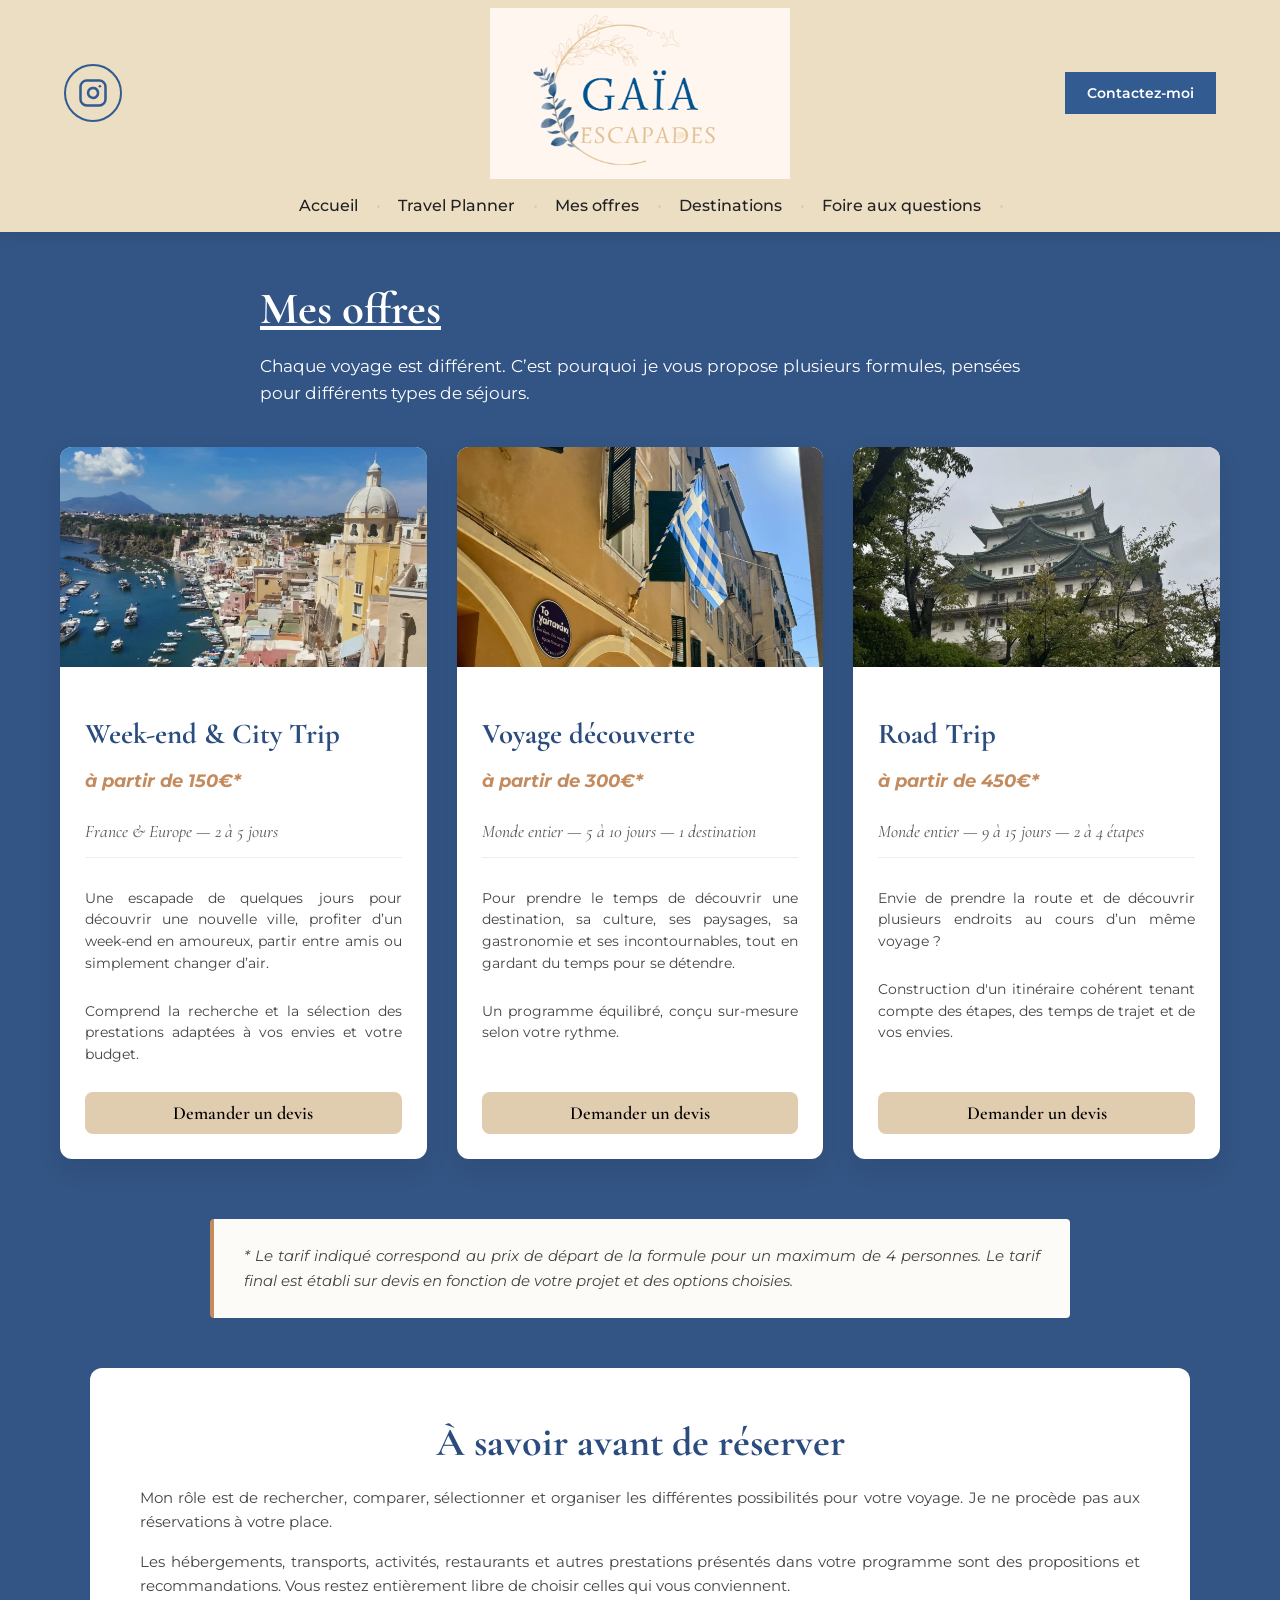
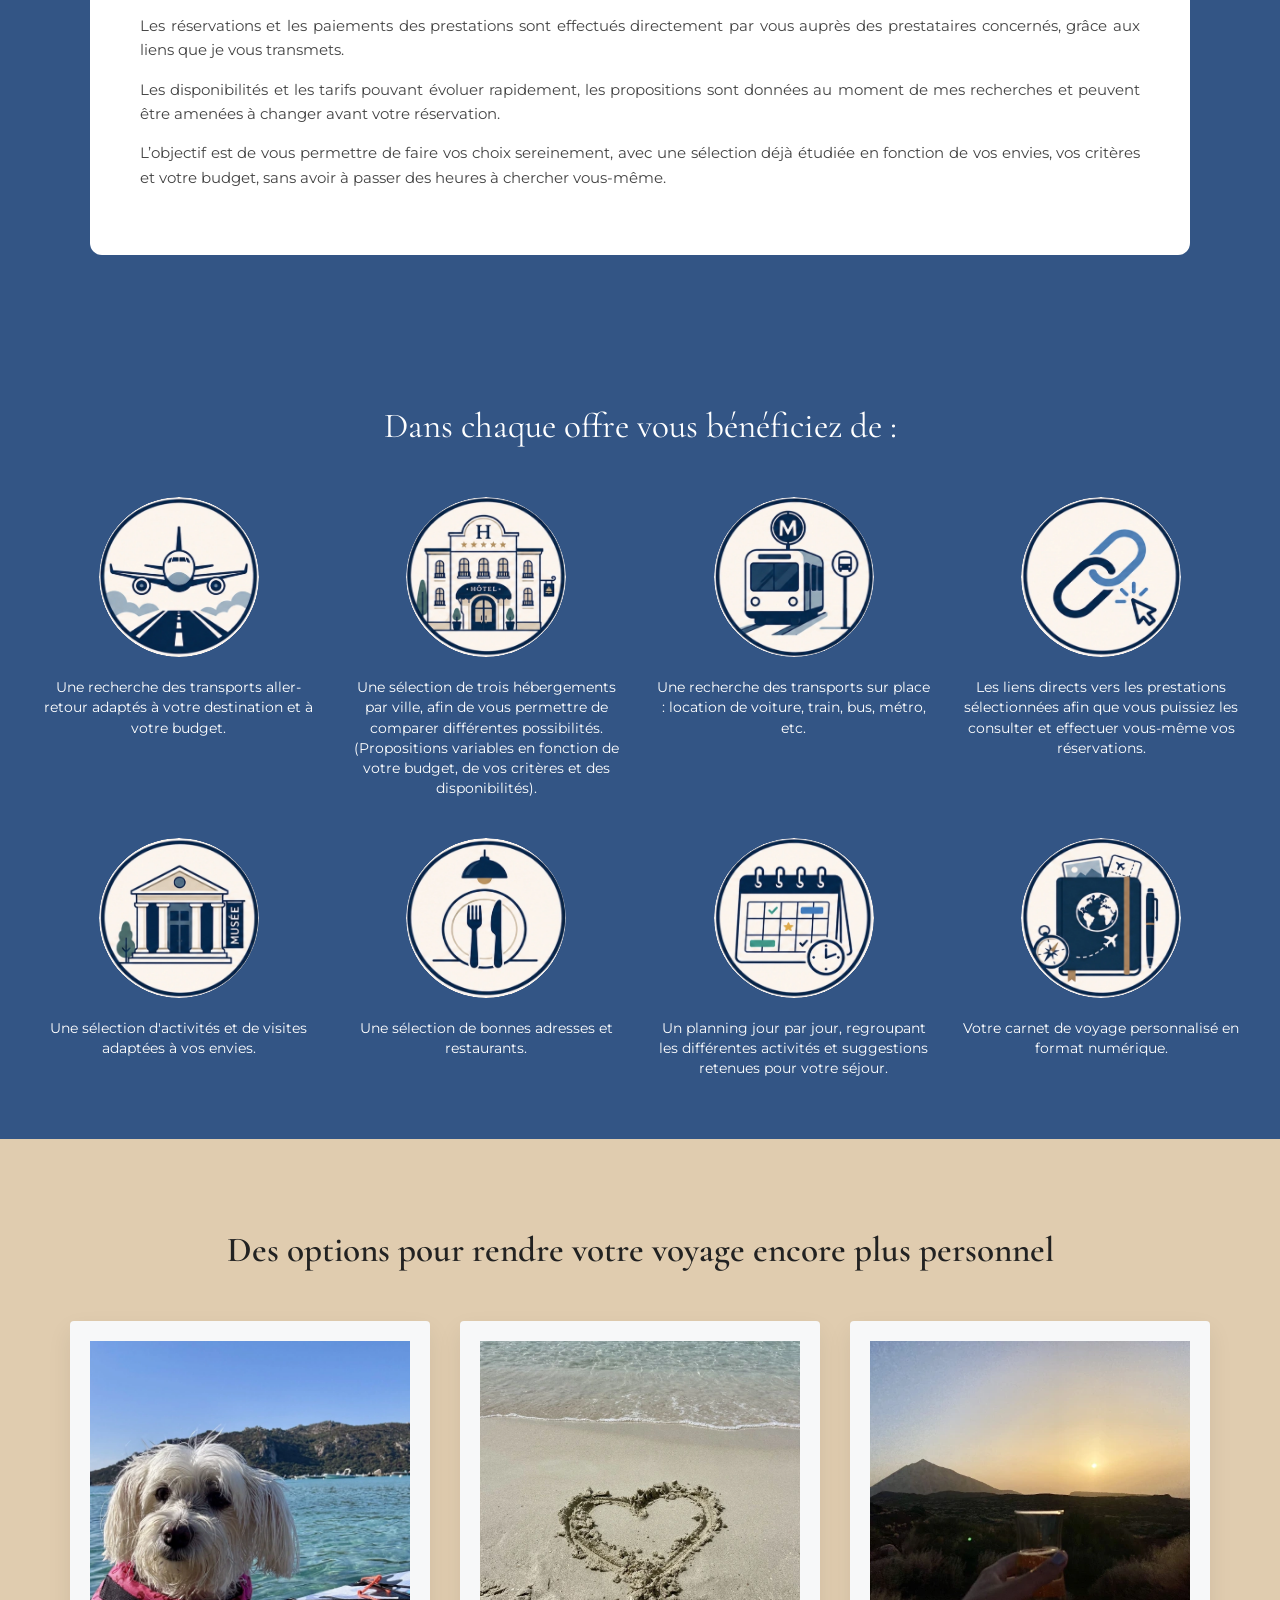
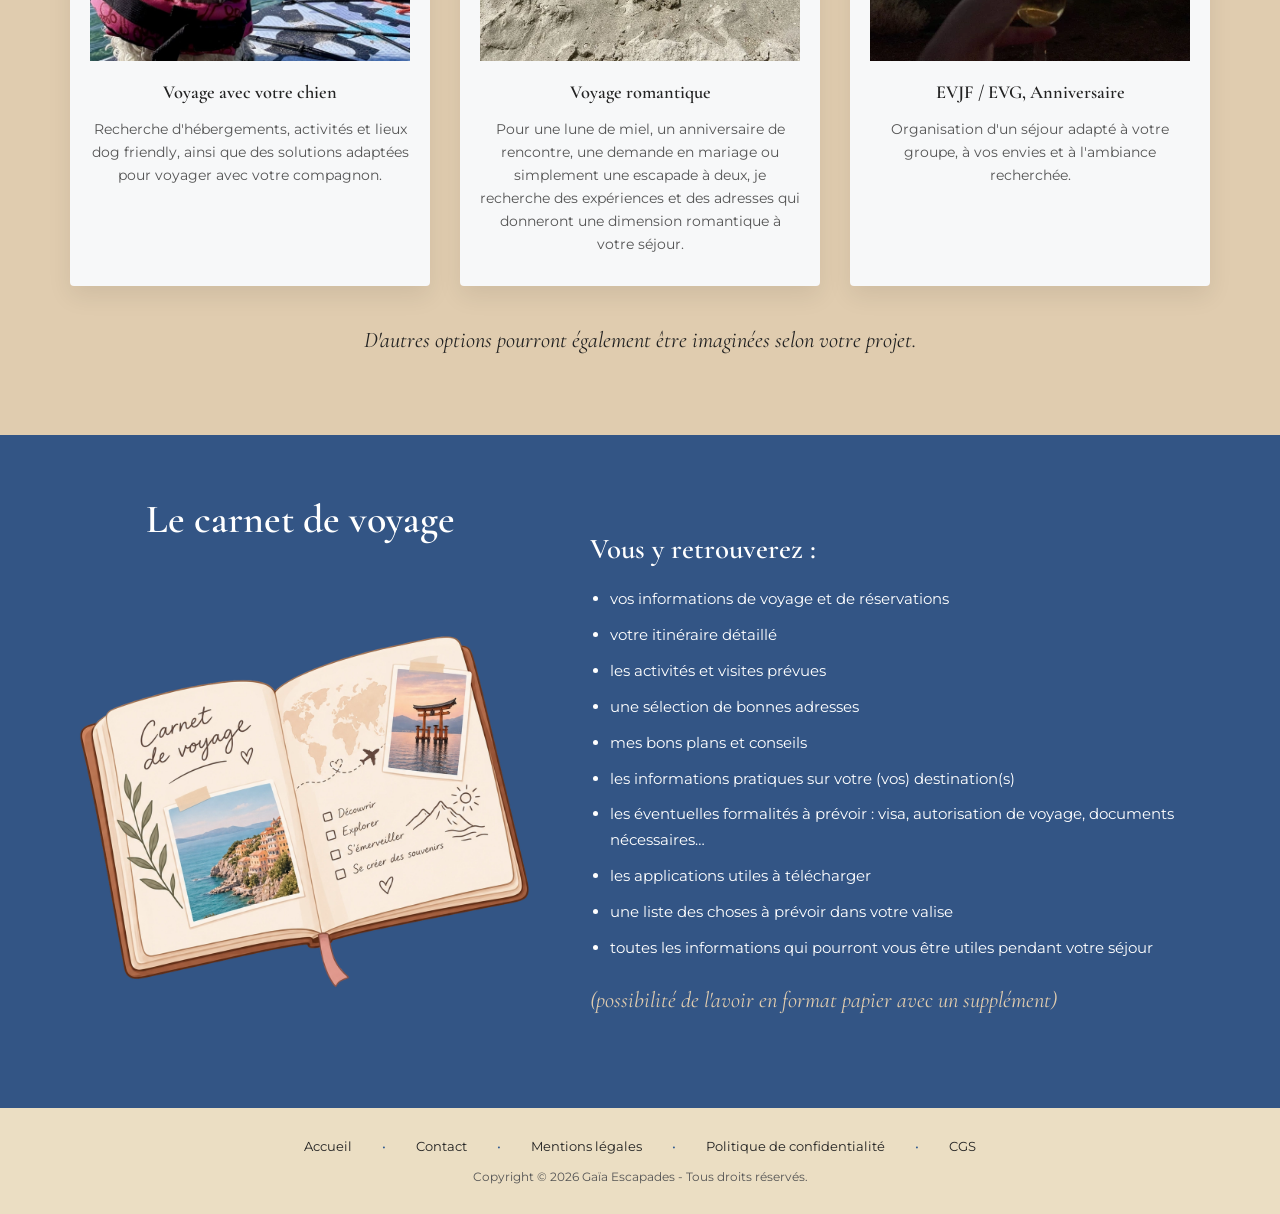
<file: mes-offres.html>
<!DOCTYPE html>
<html lang="fr">

<head>
    <meta charset="UTF-8">
    <meta name="viewport" content="width=device-width, initial-scale=1.0">

    <title>Mes Offres - Gaïa Escapades</title>

    <link rel="preconnect" href="https://fonts.googleapis.com">
    <link rel="preconnect" href="https://fonts.gstatic.com" crossorigin>
    <link href="https://fonts.googleapis.com/css2?family=Cormorant+Garamond:ital,wght@0,400;0,600;0,700;1,400&family=Montserrat:wght@400;500;600;700&display=swap" rel="stylesheet">

    <link rel="stylesheet" href="style.css">
</head>

<body class="page-offres">

    <!-- ==================================================
         HEADER
    ================================================== -->

    <header>

        <div class="header-top">

            <!-- Instagram -->
            <a href="https://www.instagram.com/gaia_escapades?igsi=MXRwbDNnaWJ1dzJ4cQ==/" target="_blank" class="instagram" aria-label="Instagram">
                <svg xmlns="http://www.w3.org/2000/svg" width="45" height="45" viewBox="0 0 24 24" fill="none" stroke="currentColor" stroke-width="2" stroke-linecap="round" stroke-linejoin="round">
                    <rect x="2" y="2" width="20" height="20" rx="5" ry="5"></rect>
                    <path d="M16 11.37A4 4 0 1 1 12.63 8 4 4 0 0 1 16 11.37z"></path>
                    <line x1="17.5" y1="6.5" x2="17.51" y2="6.5"></line>
                </svg>
            </a>

            <!-- Logo -->
            <a href="index.html" class="logo">
                <img
                    src="images/LogoMain.png"
                    alt="Logo de Gaïa Escapades"
                >
            </a>

            <!-- Bouton contact -->
            <a href="contact.html" class="header-contact">
                Contactez-moi
            </a>

            <!-- Burger -->
            <button class="burger" aria-label="Ouvrir le menu">
                <span></span>
                <span></span>
                <span></span>
            </button>

        </div>


        <!-- Navigation -->
        <nav class="header-nav">

            <a href="index.html">Accueil</a>
            <a href="travel-planner.html">Travel Planner</a>
            <a href="mes-offres.html">Mes offres</a>
            <a href="destinations.html">Destinations</a>
            <a href="faq.html">Foire aux questions</a>
            
            <a href="contact.html" class="header-contact header-contact--mobile">Contactez-moi</a>

        </nav>

    </header>
    <!-- Voile d'arrière-plan à placer après le header -->
    <div class="menu-overlay"></div>

  <main>
    <!-- Section Titre d'introduction -->
    <section class="offres-intro">
      <h1>Mes offres</h1>
      <p class="intro-text">
        Chaque voyage est différent. C’est pourquoi je vous propose plusieurs formules, pensées pour différents types de séjours.
      </p>
    </section>

    <!-- Grille des 3 Offres -->
    <div class="offres-grid">

      <!-- Offre 1 : Formule Découverte / Court Séjour -->
      <article class="offre-card">
        <div class="offre-image1">
          <img src="images/MesOffres/CAPRI.webp" alt="Formule Court Séjour">
        </div>
        <div class="offre-details">
          <h1>Week-end & City Trip</h1>
          <h2><i>à partir de 150€*</i></h2>
          <p class="tagline">France & Europe — 2 à 5 jours</p>
          <p>Une escapade de quelques jours pour découvrir une nouvelle ville, profiter d’un week-end en amoureux, partir entre amis ou simplement changer d’air.</p>
          <p>Comprend la recherche et la sélection des prestations adaptées à vos envies et votre budget.</p>
          <div class="offre-footer">
            <a href="contact.html" class="btn-reserver">Demander un devis</a>
          </div>
        </div>
      </article>

      <!-- Offre 2 : Formule Sur-Mesure / Séjour Classique -->
      <article class="offre-card">
        <div class="offre-image2">
          <img src="images/MesOffres/CORFOU.webp" alt="Formule Voyage Sur Mesure">
        </div>
        <div class="offre-details">
          <h1>Voyage découverte</h1>
          <h2><i>à partir de 300€*</i></h2>
          <p class="tagline">Monde entier — 5 à 10 jours — 1 destination</p>
          <p>Pour prendre le temps de découvrir une destination, sa culture, ses paysages, sa gastronomie et ses incontournables, tout en gardant du temps pour se détendre.</p>
          <p>Un programme équilibré, conçu sur-mesure selon votre rythme.</p>
          <div class="offre-footer">
            <a href="contact.html" class="btn-reserver">Demander un devis</a>
          </div>
        </div>
      </article>

      <!-- Offre 3 : Formule Road Trip & Grand Voyage -->
      <article class="offre-card">
        <div class="offre-image3">
          <img src="images/MesOffres/JAPON.webp" alt="Formule Road-Trip et Grand Voyage">
        </div>
        <div class="offre-details">
          <h1>Road Trip</h1>
          <h2><i>à partir de 450€*</i></h2>
          <p class="tagline">Monde entier — 9 à 15 jours — 2 à 4 étapes</p>
          <p>Envie de prendre la route et de découvrir plusieurs endroits au cours d’un même voyage ?</p>
          <p>Construction d'un itinéraire cohérent tenant compte des étapes, des temps de trajet et de vos envies.</p>
          <div class="offre-footer">
            <a href="contact.html" class="btn-reserver">Demander un devis</a>
          </div>
        </div>
      </article>

    </div>

    <!-- Note d'information explicative -->
    <section class="offres-note">
      <div class="note-card">
        <p>
          <i>* Le tarif indiqué correspond au prix de départ de la formule pour un maximum de 4 personnes. Le tarif final est établi sur devis en fonction de votre projet et des options choisies.</i>
        </p>
      </div>
    </section>

    <!-- Section À savoir -->
    <section class="a-savoir">
        <div class="a-savoir-card">
            <h2>À savoir avant de réserver</h2>
            <p>
                Mon rôle est de rechercher, comparer, sélectionner et organiser les différentes possibilités pour votre voyage. Je ne procède pas aux réservations à votre place.
            </p>
            <p>
                Les hébergements, transports, activités, restaurants et autres prestations présentés dans votre programme sont des propositions et recommandations. Vous restez entièrement libre de choisir celles qui vous conviennent.
            </p>
            <p>
                Les réservations et les paiements des prestations sont effectués directement par vous auprès des prestataires concernés, grâce aux liens que je vous transmets.
            </p>
            <p>
                Les disponibilités et les tarifs pouvant évoluer rapidement, les propositions sont données au moment de mes recherches et peuvent être amenées à changer avant votre réservation.
            </p>
            <p>
                L’objectif est de vous permettre de faire vos choix sereinement, avec une sélection déjà étudiée en fonction de vos envies, vos critères et votre budget, sans avoir à passer des heures à chercher vous-même.
            </p>
        </div>
    </section>

    <section class="inclusions-section">
    <h2>Dans chaque offre vous bénéficiez de :</h2>

    <div class="inclusions-grid">
        <!-- 1. Transports A/R -->
        <div class="inclusion-item">
            <div class="inclusion-icon">
                <img src="images/MesOffres/VOL.webp" alt="Transports aller-retour">
            </div>
            <p>Une recherche des transports aller-retour adaptés à votre destination et à votre budget.</p>
        </div>

        <!-- 2. Hébergements -->
        <div class="inclusion-item">
            <div class="inclusion-icon">
                <img src="images/MesOffres/HOTEL.webp" alt="Sélection d'hébergements">
            </div>
            <p>Une sélection de trois hébergements par ville, afin de vous permettre de comparer différentes possibilités. (Propositions variables en fonction de votre budget, de vos critères et des disponibilités).</p>
        </div>

        <!-- 3. Transports sur place -->
        <div class="inclusion-item">
            <div class="inclusion-icon">
                <img src="images/MesOffres/METRO.webp" alt="Transports sur place">
            </div>
            <p>Une recherche des transports sur place : location de voiture, train, bus, métro, etc.</p>
        </div>

        <!-- 4. Liens directs -->
        <div class="inclusion-item">
            <div class="inclusion-icon">
                <img src="images/MesOffres/LIEN.webp" alt="Liens directs">
            </div>
            <p>Les liens directs vers les prestations sélectionnées afin que vous puissiez les consulter et effectuer vous-même vos réservations.</p>
        </div>

        <!-- 5. Activités -->
        <div class="inclusion-item">
            <div class="inclusion-icon">
                <img src="images/MesOffres/MUSEE.webp" alt="Sélection d'activités">
            </div>
            <p>Une sélection d'activités et de visites adaptées à vos envies.</p>
        </div>

        <!-- 6. Restaurants -->
        <div class="inclusion-item">
            <div class="inclusion-icon">
                <img src="images/MesOffres/RESTO.webp" alt="Bonnes adresses et restaurants">
            </div>
            <p>Une sélection de bonnes adresses et restaurants.</p>
        </div>

        <!-- 7. Planning -->
        <div class="inclusion-item">
            <div class="inclusion-icon">
                <img src="images/MesOffres/PLANNING.webp" alt="Planning jour par jour">
            </div>
            <p>Un planning jour par jour, regroupant les différentes activités et suggestions retenues pour votre séjour.</p>
        </div>

        <!-- 8. Carnet de voyage -->
        <div class="inclusion-item">
            <div class="inclusion-icon">
                <img src="images/MesOffres/CARNET.webp" alt="Carnet de voyage personnalisé">
            </div>
            <p>Votre carnet de voyage personnalisé en format numérique.</p>
        </div>
    </div>
</section>

<section class="options-section">
  <h2 class="section-title">Des options pour rendre votre voyage encore plus personnel</h2>

  <div class="cards-container">
    <!-- Carte 1 -->
    <div class="polaroid-card">
      <div class="image-wrapper">
        <img src="images/MesOffres/JUNE.webp" alt="Voyage avec votre chien">
      </div>
      <div class="card-content">
        <h3>Voyage avec votre chien</h3>
        <p>Recherche d'hébergements, activités et lieux dog friendly, ainsi que des solutions adaptées pour voyager avec votre compagnon.</p>
      </div>
    </div>

    <!-- Carte 2 -->
    <div class="polaroid-card">
      <div class="image-wrapper">
        <img src="images/MesOffres/PLAGE.webp" alt="Voyage romantique">
      </div>
      <div class="card-content">
        <h3>Voyage romantique</h3>
        <p>Pour une lune de miel, un anniversaire de rencontre, une demande en mariage ou simplement une escapade à deux, je recherche des expériences et des adresses qui donneront une dimension romantique à votre séjour.</p>
      </div>
    </div>

    <!-- Carte 3 -->
    <div class="polaroid-card">
      <div class="image-wrapper">
        <img src="images/MesOffres/VERRE.webp" alt="EVJF / EVG, Anniversaire">
      </div>
      <div class="card-content">
        <h3>EVJF / EVG, Anniversaire</h3>
        <p>Organisation d'un séjour adapté à votre groupe, à vos envies et à l'ambiance recherchée.</p>
      </div>
    </div>
  </div>

  <p class="section-footer">D'autres options pourront également être imaginées selon votre projet.</p>
</section>

<section class="carnet-voyage-section">
    <div class="carnet-voyage-card">
        <div class="carnet-voyage-titre">
            <h1>Le carnet de voyage</h1>
        </div>
        <div class="carnet-voyage-image">
            <img src="images/MesOffres/CarnetVoyage.webp" alt="Carnet de voyage personnalisé">
        </div>
    </div>
    <div class="carnet-voyage-content">
        <h2>Vous y retrouverez :</h2>
        <ul>
            <li>vos informations de voyage et de réservations</li>
            <li>votre itinéraire détaillé</li>
            <li>les activités et visites prévues</li>
            <li>une sélection de bonnes adresses</li>
            <li>mes bons plans et conseils</li>
            <li>les informations pratiques sur votre (vos) destination(s)</li>
            <li>les éventuelles formalités à prévoir : visa, autorisation de voyage, documents nécessaires…</li>
            <li>les applications utiles à télécharger</li>
            <li>une liste des choses à prévoir dans votre valise</li>
            <li>toutes les informations qui pourront vous être utiles pendant votre séjour</li>
        </ul>
        <p>(possibilité de l'avoir en format papier avec un supplément)</p>
    </div>
</section>

  </main>



        <!-- ==================================================
         FOOTER
    ================================================== -->

    <footer class="footer">

        <nav class="footer-nav">

            <a href="index.html">Accueil</a>
            <a href="contact.html">Contact</a>
            <a href="mentions-legales.html">Mentions légales</a>
            <a href="politique-de-confidentialite.html">Politique de confidentialité</a>
            <a href="cgs.html">CGS</a>

        </nav>

        <p>
            Copyright &copy; 2026 Gaïa Escapades -
            Tous droits réservés.
        </p>

    </footer>


    <!-- ==================================================
         JAVASCRIPT
    ================================================== -->

    <script src="script.js"></script>

</body>

</html>
</file>
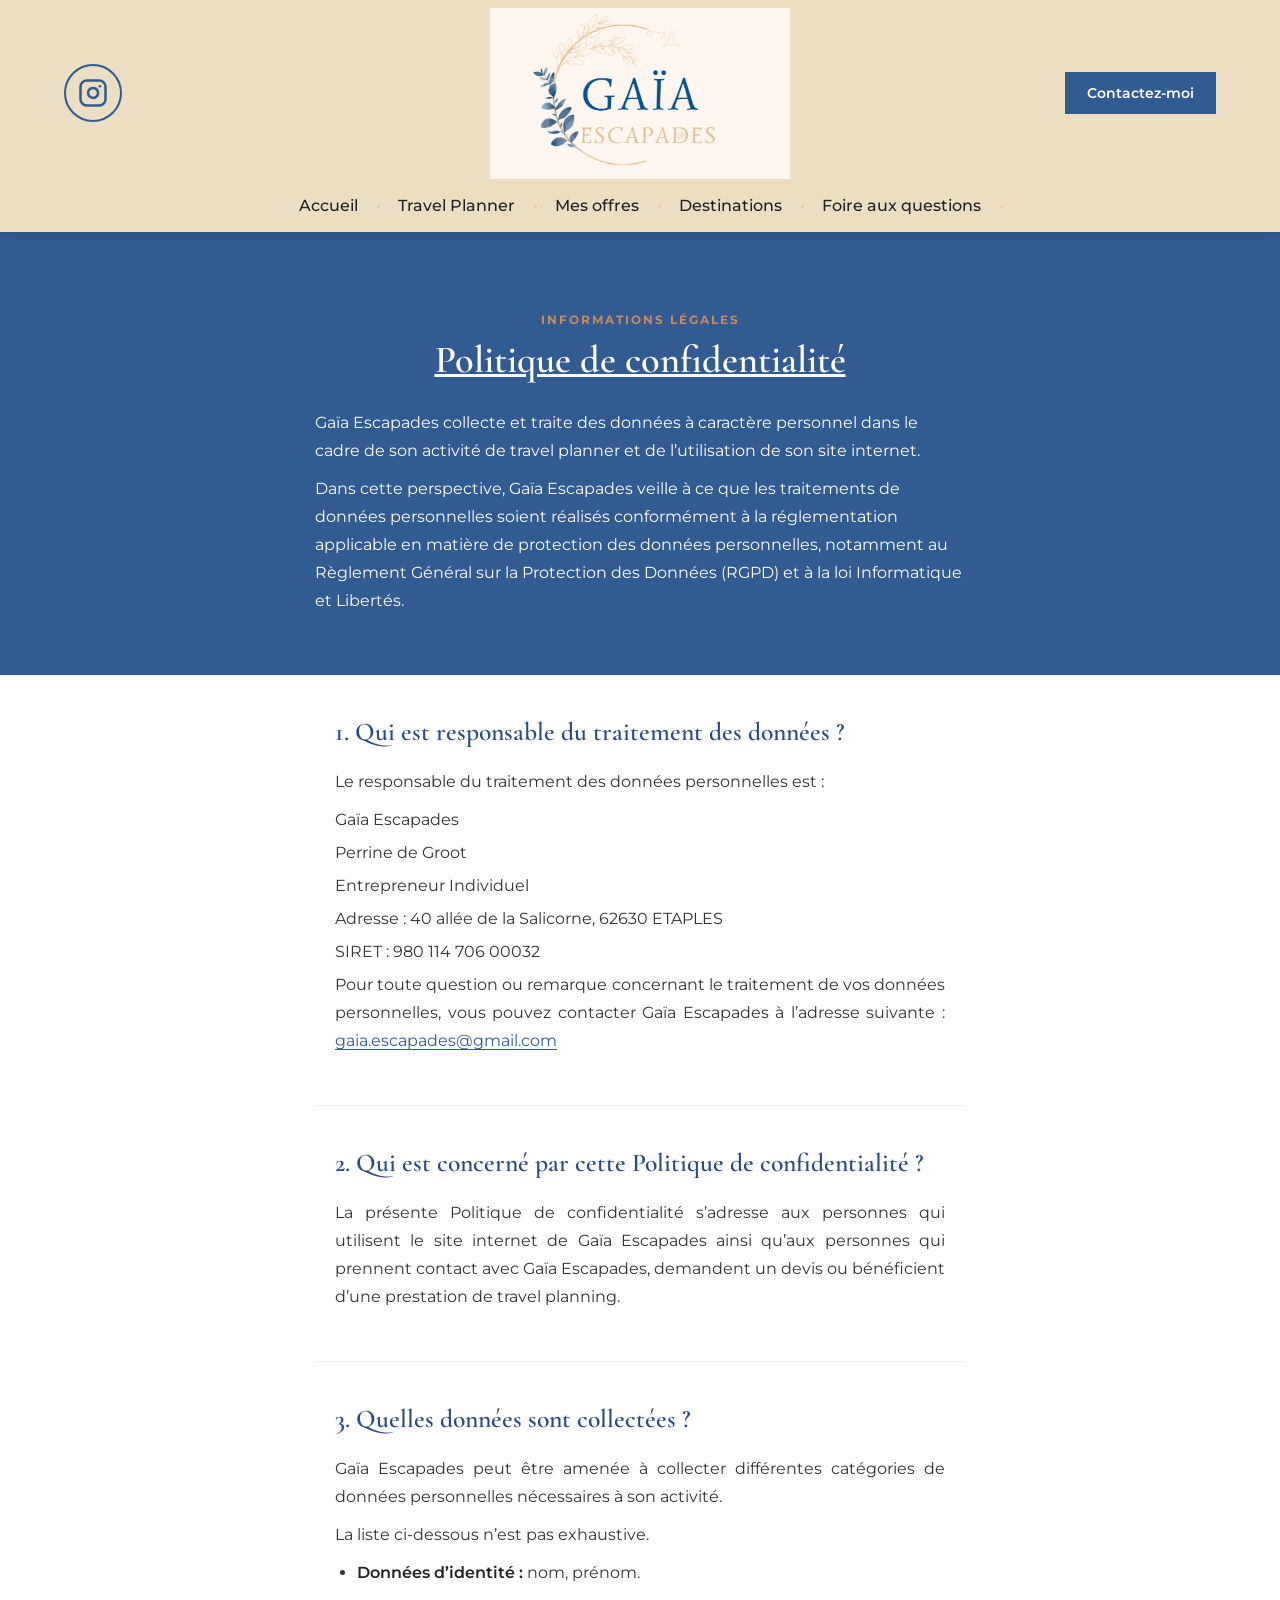
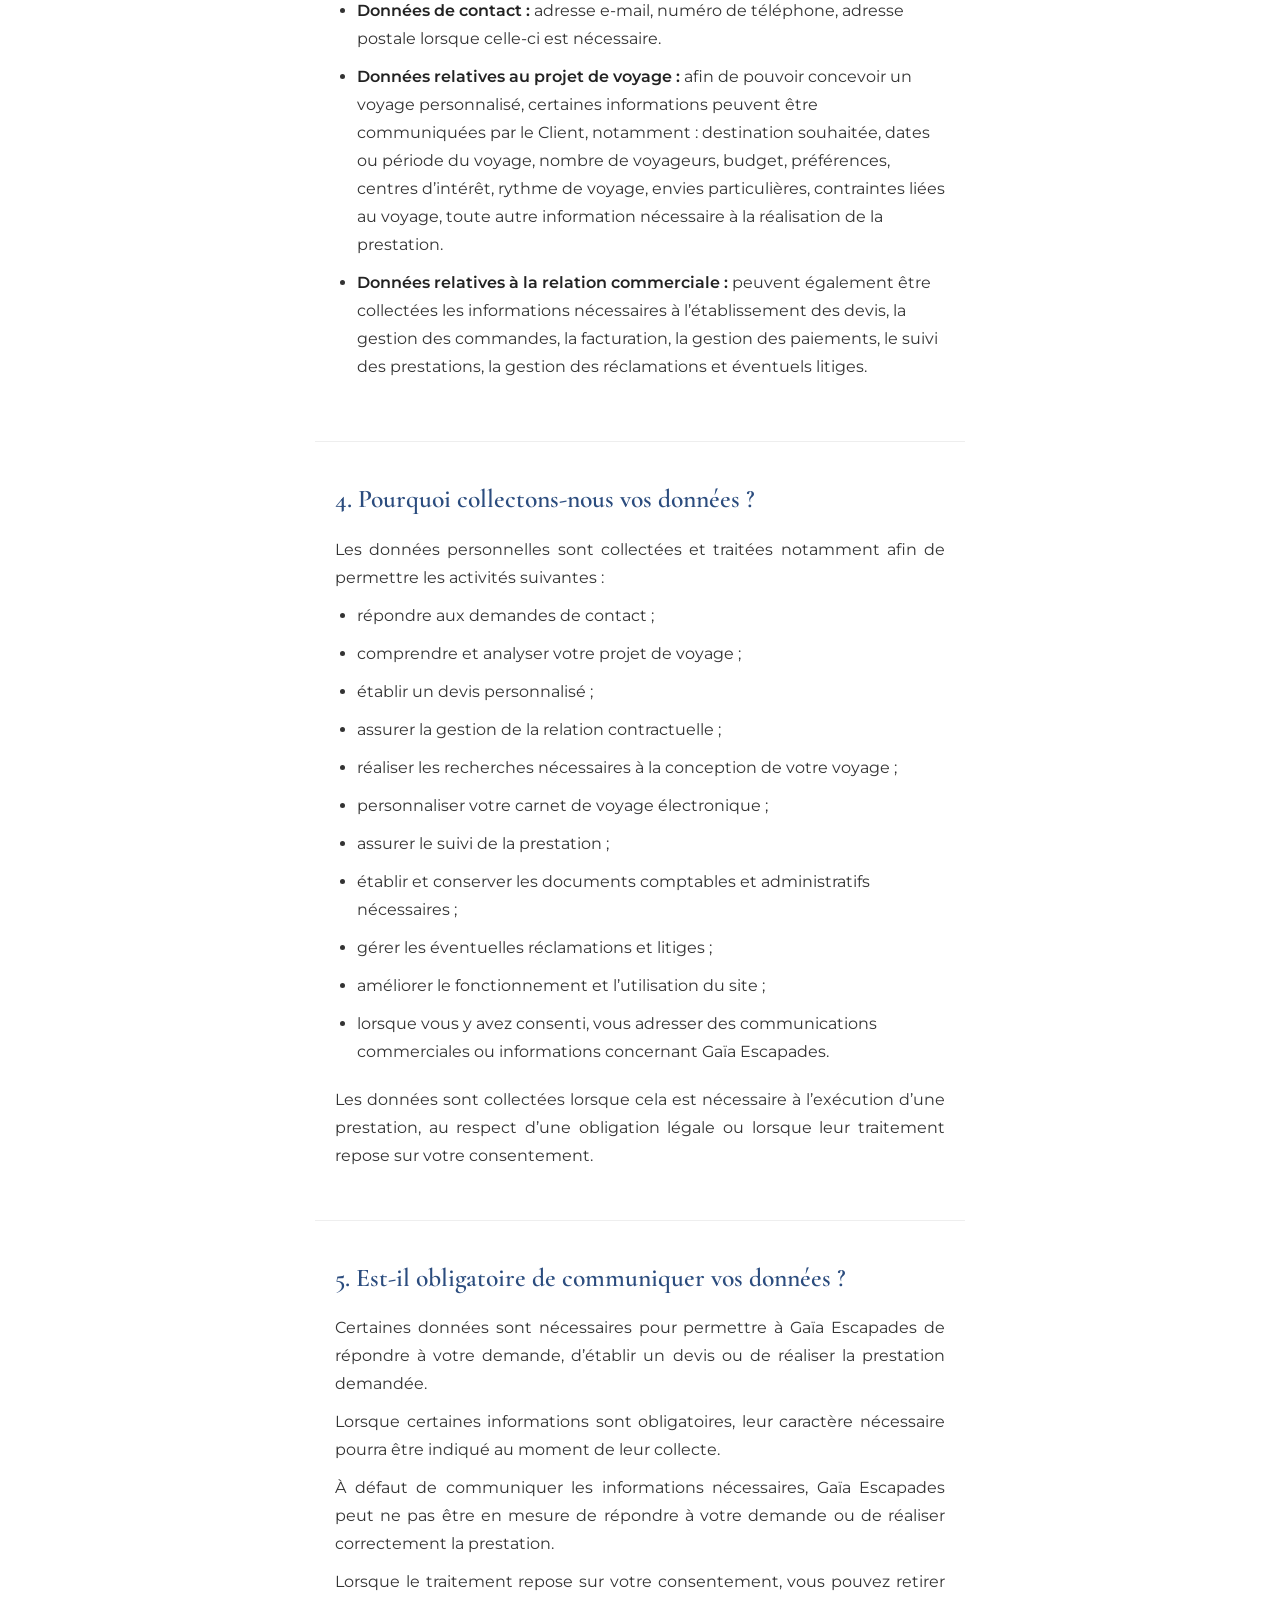
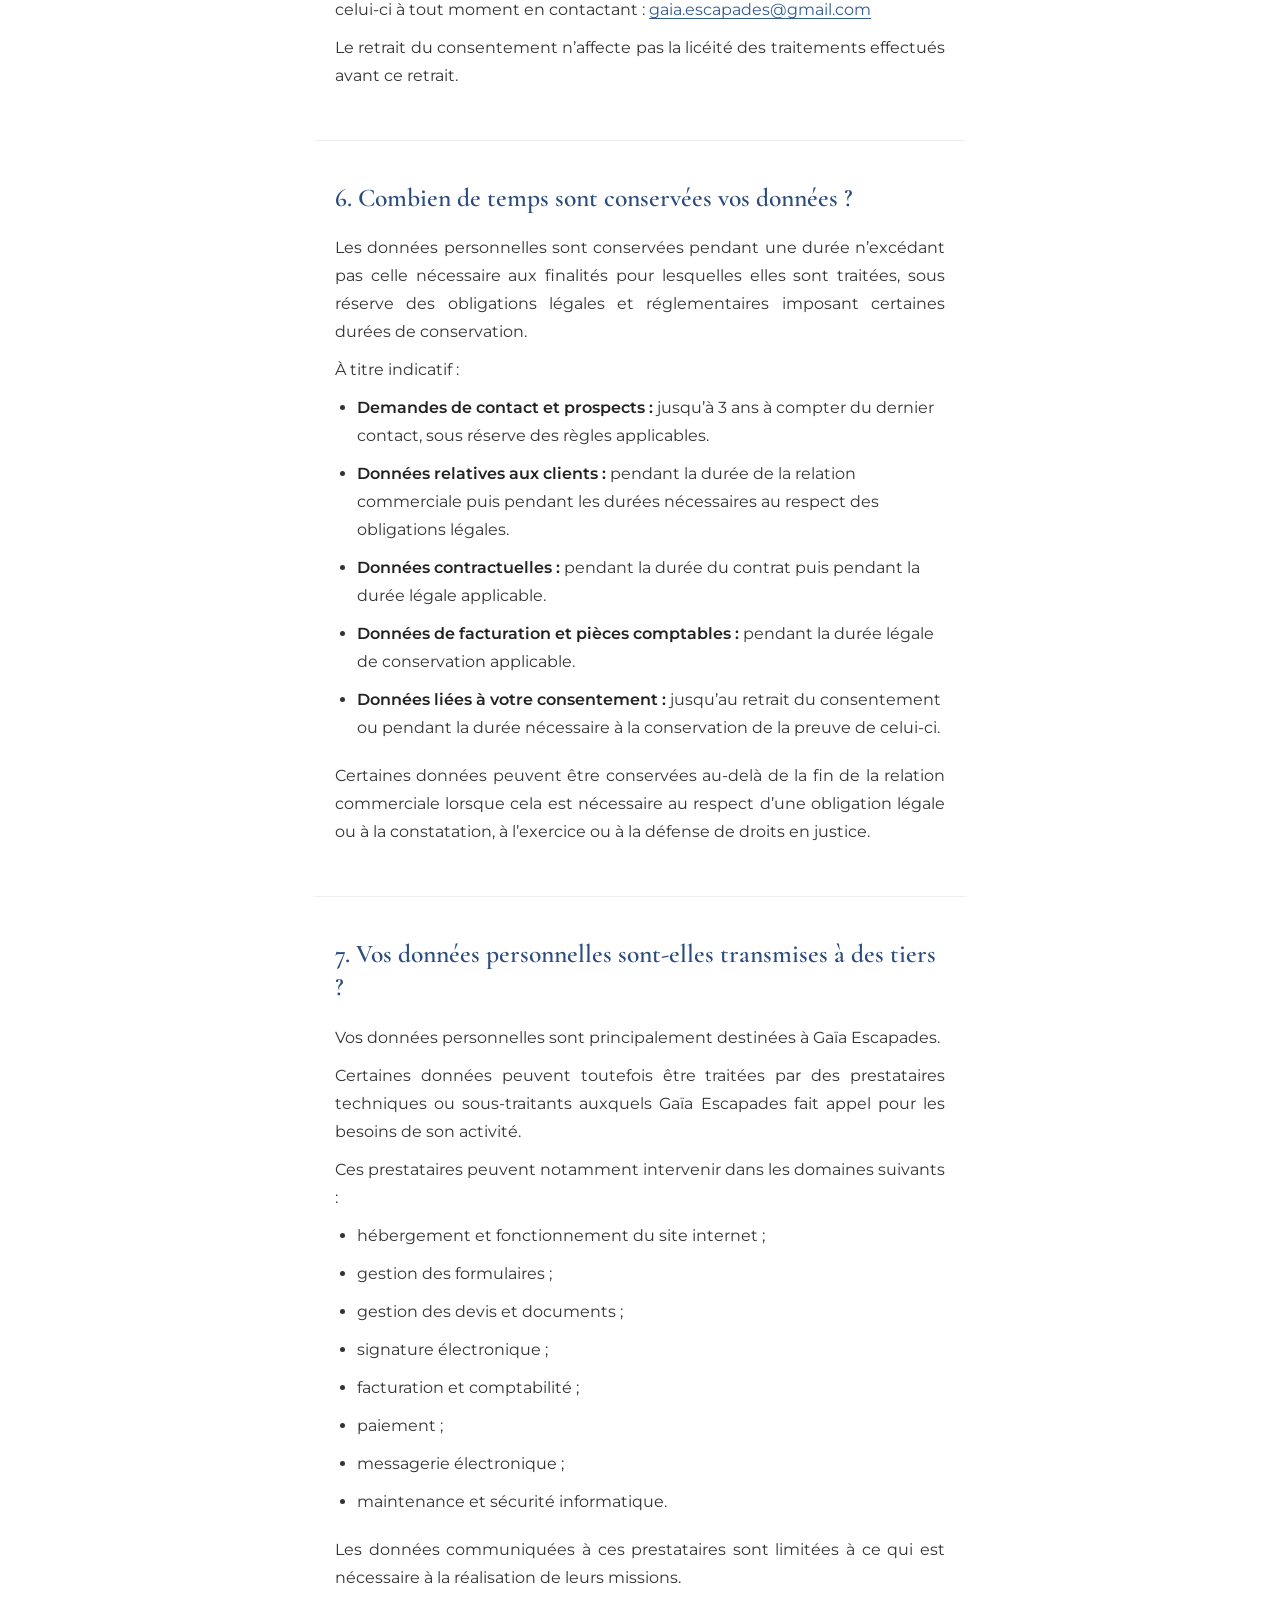
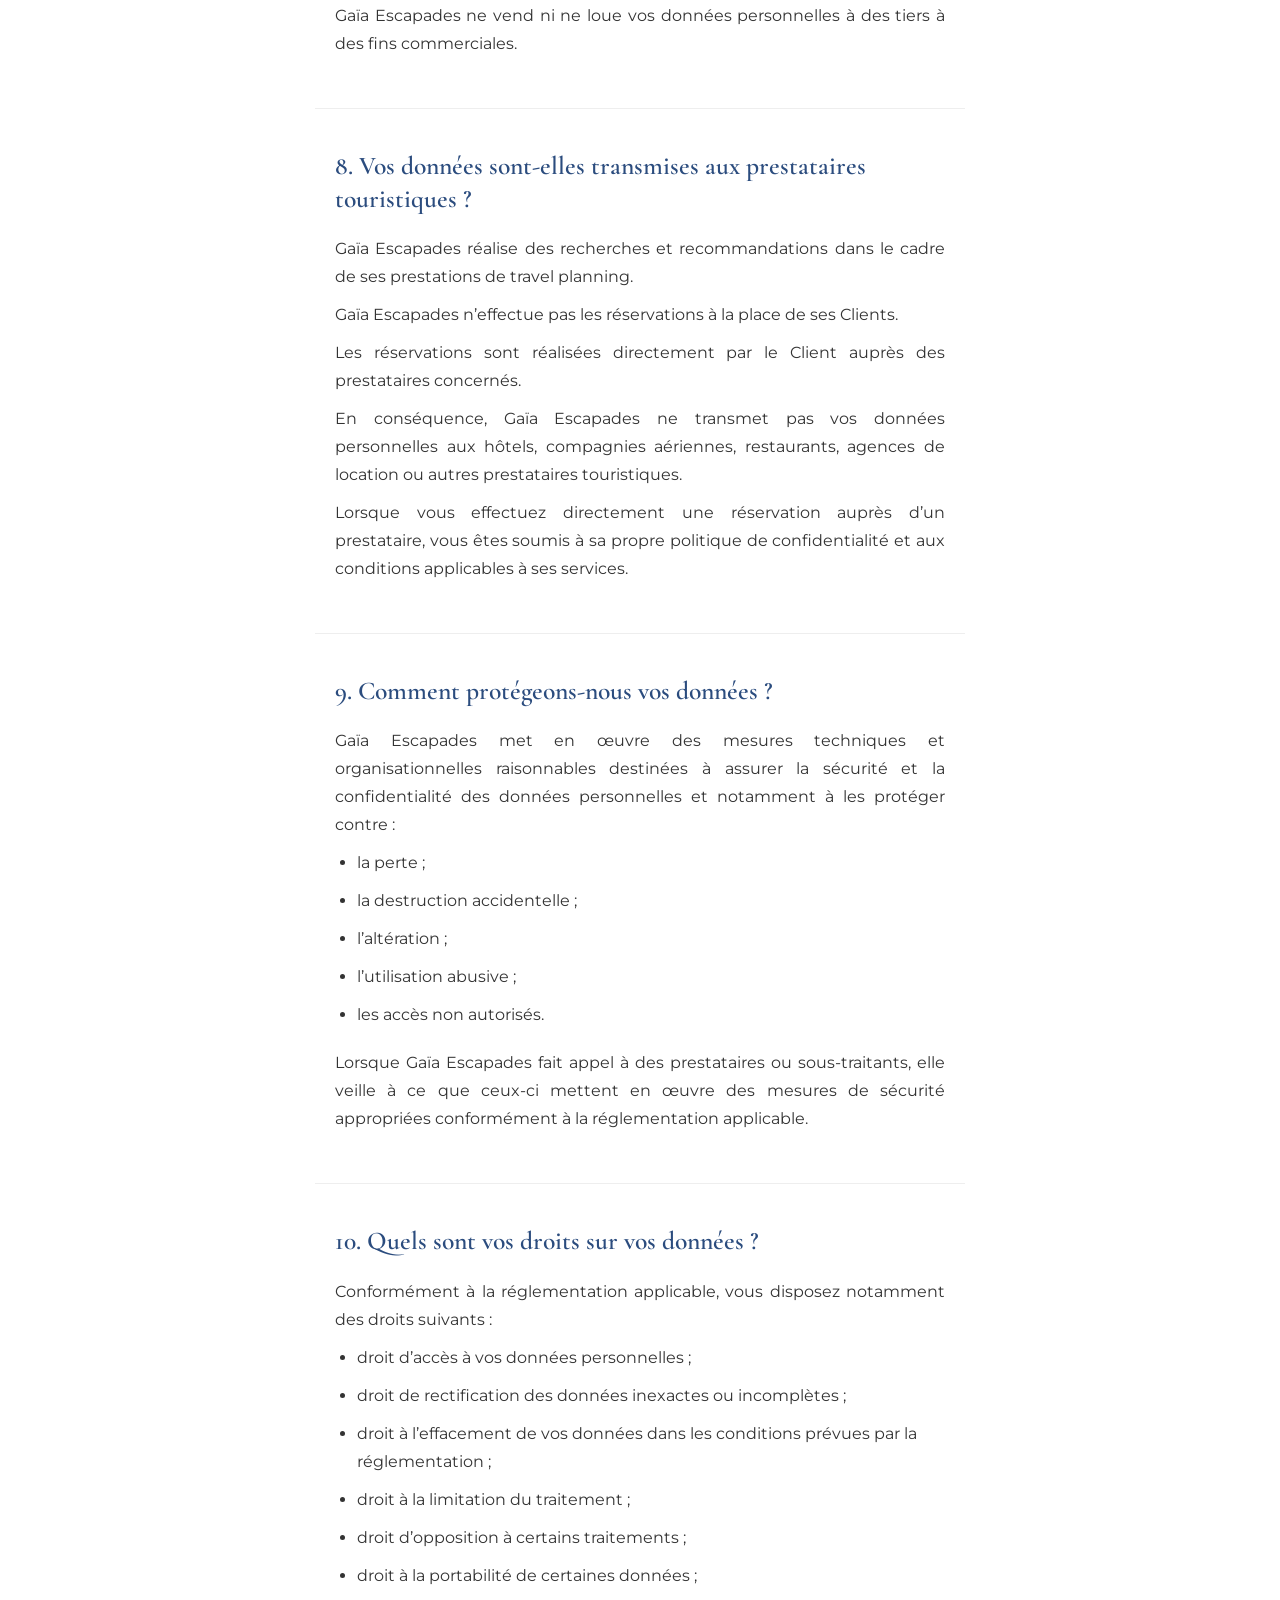
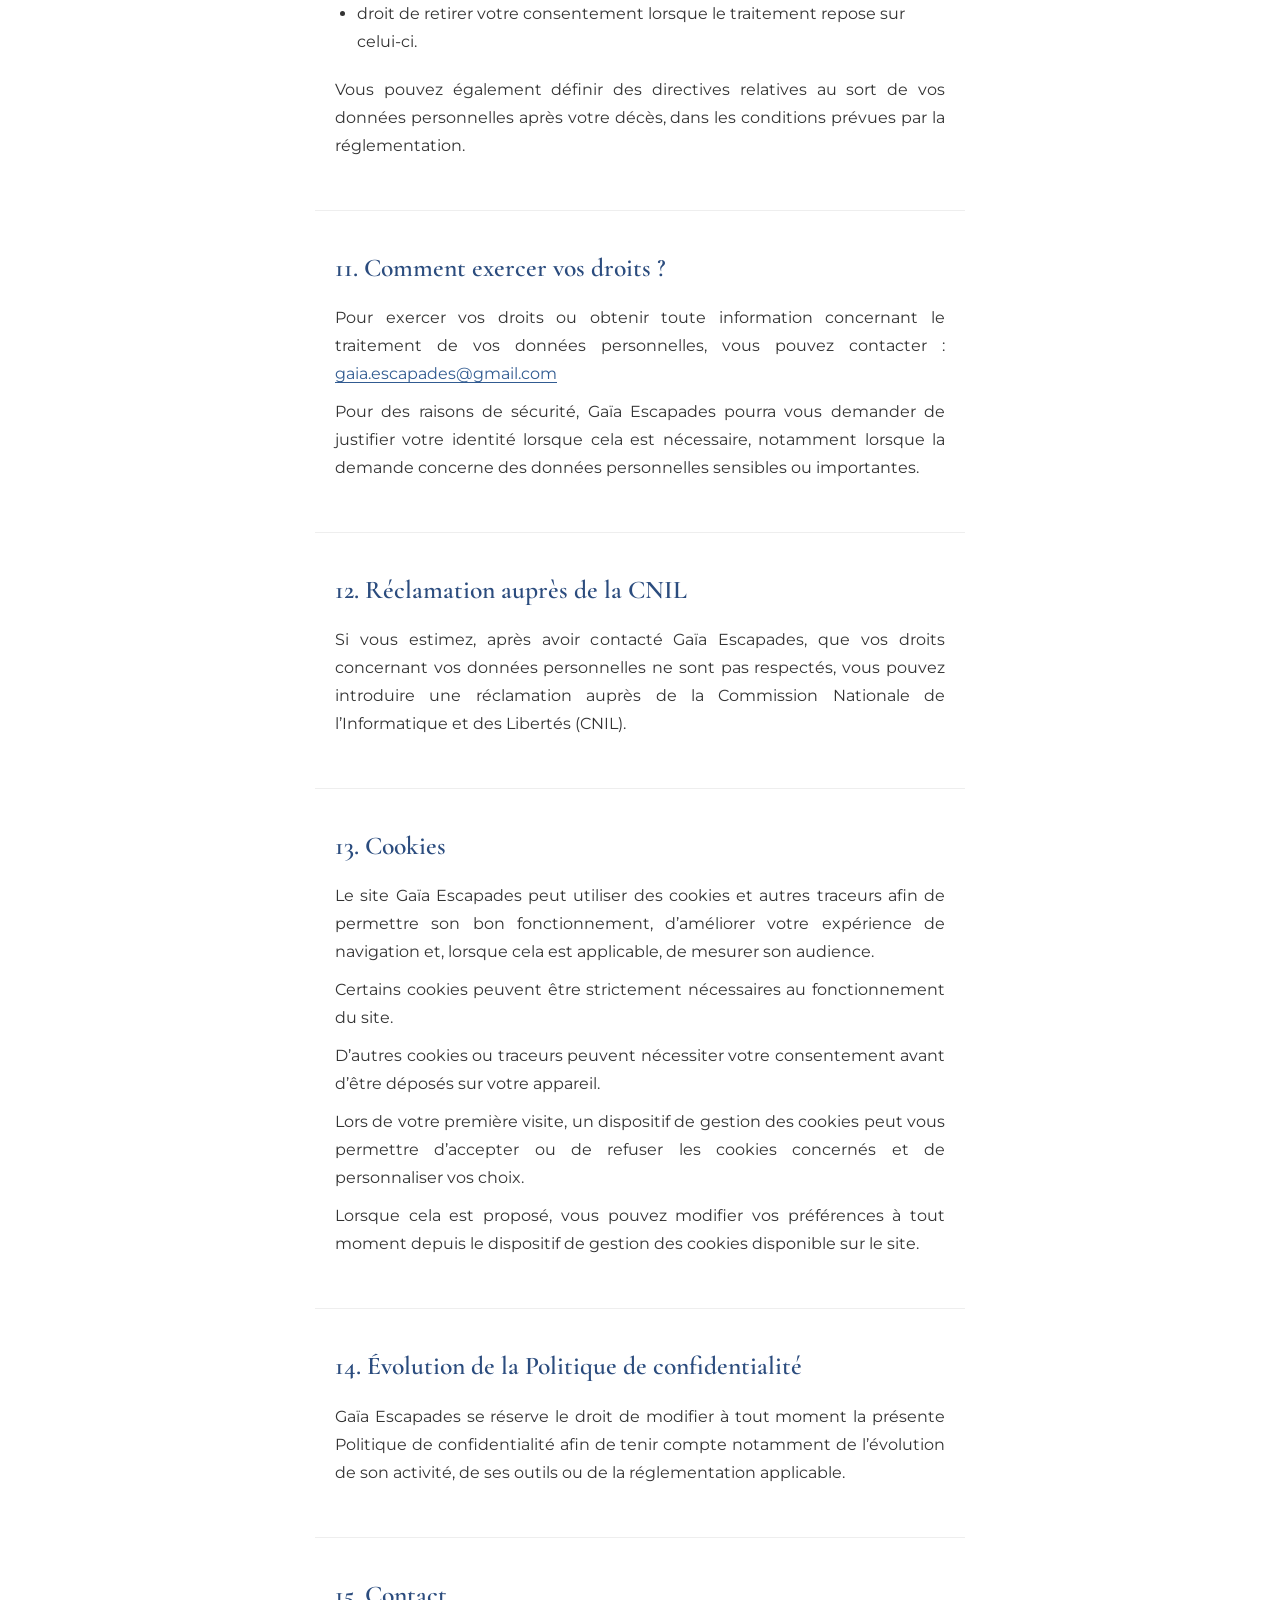
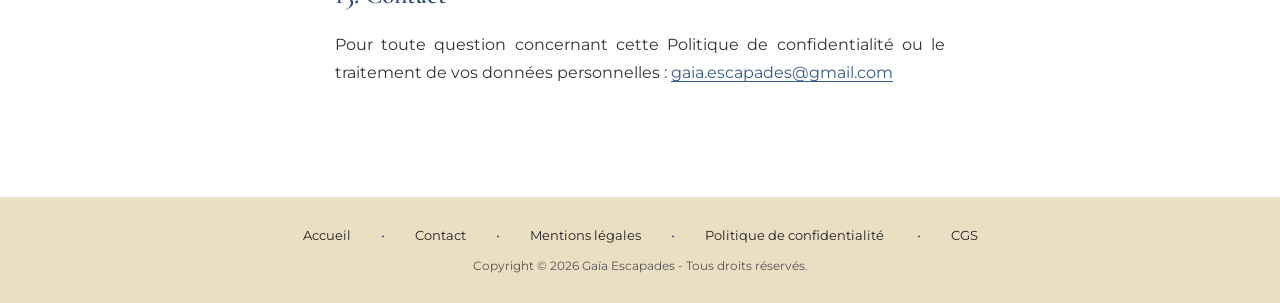
<file: politique-de-confidentialite.html>
<!DOCTYPE html>
<html lang="fr">
<!-- HM * Le 15/09/2026 -->
<head>
    <meta charset="UTF-8">
    <meta name="viewport" content="width=device-width, initial-scale=1.0">

    <title>Politique de confidentialité - Gaïa Escapades</title>

    <link rel="preconnect" href="https://fonts.googleapis.com">
    <link rel="preconnect" href="https://fonts.gstatic.com" crossorigin>

    <link href="https://fonts.googleapis.com/css2?family=Cormorant+Garamond:ital,wght@0,400;0,600;0,700;1,400&family=Montserrat:wght@400;500;600;700&display=swap" rel="stylesheet">

    <link rel="stylesheet" href="style.css">
</head>


<body>

    <!-- ==================================================
         HEADER
    ================================================== -->

    <header>

        <div class="header-top">

            <!-- Instagram -->
            <a
                href="https://www.instagram.com/gaia_escapades?igsi=MXRwbDNnaWJ1dzJ4cQ==/"
                target="_blank"
                rel="noopener noreferrer"
                class="instagram"
                aria-label="Instagram"
            >
                <svg
                    xmlns="http://www.w3.org/2000/svg"
                    width="45"
                    height="45"
                    viewBox="0 0 24 24"
                    fill="none"
                    stroke="currentColor"
                    stroke-width="2"
                    stroke-linecap="round"
                    stroke-linejoin="round"
                >
                    <rect x="2" y="2" width="20" height="20" rx="5" ry="5"></rect>
                    <path d="M16 11.37A4 4 0 1 1 12.63 8 4 4 0 0 1 16 11.37z"></path>
                    <line x1="17.5" y1="6.5" x2="17.51" y2="6.5"></line>
                </svg>
            </a>


            <!-- Logo -->
            <a href="index.html" class="logo">
                <img
                    src="images/LogoMain.png"
                    alt="Logo de Gaïa Escapades"
                >
            </a>


            <!-- Bouton contact -->
            <a href="contact.html" class="header-contact">
                Contactez-moi
            </a>


            <!-- Burger -->
            <button
                class="burger"
                aria-label="Ouvrir le menu"
                aria-expanded="false"
            >
                <span></span>
                <span></span>
                <span></span>
            </button>

        </div>


        <!-- Navigation -->
        <nav class="header-nav">

            <a href="index.html">Accueil</a>
            <a href="travel-planner.html">Travel Planner</a>
            <a href="mes-offres.html">Mes offres</a>
            <a href="destinations.html">Destinations</a>
            <a href="faq.html">Foire aux questions</a>

            <a href="contact.html" class="header-contact header-contact--mobile">Contactez-moi</a>

        </nav>

    </header>
    <!-- Voile d'arrière-plan à placer après le header -->
    <div class="menu-overlay"></div>


    <!-- ==================================================
         CONTENU PRINCIPAL
    ================================================== -->

<main>

        <!-- ==================================================
             Politique de confidentialité
        ================================================== -->

        <section class="pc-head">
            
            <span class="section-label">Informations légales</span>

            <h1>
                <u>Politique de confidentialité</u>
            </h1>

            <p>
                Gaïa Escapades collecte et traite des données à caractère personnel dans le cadre de son activité
                de travel planner et de l’utilisation de son site internet.
            </p>

            <p>
                Dans cette perspective, Gaïa Escapades veille à ce que les traitements de données personnelles soient
                réalisés conformément à la réglementation applicable en matière de protection des données personnelles,
                notamment au Règlement Général sur la Protection des Données (RGPD) et à la loi Informatique et Libertés.
            </p>

        </section>

        <section class="pc-responsable">

            <h2>1. Qui est responsable du traitement des données ?</h2>

            <p>Le responsable du traitement des données personnelles est :</p>

            <p class="pc-identite">Gaïa Escapades</p>
            <p class="pc-identite">Perrine de Groot</p>
            <p class="pc-identite">Entrepreneur Individuel</p>
            <p class="pc-identite">Adresse : 40 allée de la Salicorne, 62630 ETAPLES</p>
            <p class="pc-identite">SIRET : 980 114 706 00032</p>

            <p>
                Pour toute question ou remarque concernant le traitement de vos données personnelles, vous pouvez
                contacter Gaïa Escapades à l’adresse suivante :
                <a href="mailto:gaia.escapades@gmail.com">gaia.escapades@gmail.com</a>
            </p>

        </section>

        <section class="pc-concerne">

            <h2>2. Qui est concerné par cette Politique de confidentialité ?</h2>

            <p>
                La présente Politique de confidentialité s’adresse aux personnes qui utilisent le site internet de
                Gaïa Escapades ainsi qu’aux personnes qui prennent contact avec Gaïa Escapades, demandent un devis
                ou bénéficient d’une prestation de travel planning.
            </p>

        </section>

        <section class="pc-donnees">

            <h2>3. Quelles données sont collectées ?</h2>

            <p>
                Gaïa Escapades peut être amenée à collecter différentes catégories de données personnelles nécessaires
                à son activité.
            </p>

            <p>La liste ci-dessous n’est pas exhaustive.</p>

            <ul class="pc-liste">
                <li><strong>Données d’identité :</strong> nom, prénom.</li>
                <li><strong>Données de contact :</strong> adresse e-mail, numéro de téléphone, adresse postale lorsque celle-ci est nécessaire.</li>
                <li>
                    <strong>Données relatives au projet de voyage :</strong> afin de pouvoir concevoir un voyage
                    personnalisé, certaines informations peuvent être communiquées par le Client, notamment :
                    destination souhaitée, dates ou période du voyage, nombre de voyageurs, budget, préférences,
                    centres d’intérêt, rythme de voyage, envies particulières, contraintes liées au voyage,
                    toute autre information nécessaire à la réalisation de la prestation.
                </li>
                <li>
                    <strong>Données relatives à la relation commerciale :</strong> peuvent également être collectées
                    les informations nécessaires à l’établissement des devis, la gestion des commandes, la facturation,
                    la gestion des paiements, le suivi des prestations, la gestion des réclamations et éventuels litiges.
                </li>
            </ul>

        </section>

        <section class="pc-finalites">

            <h2>4. Pourquoi collectons-nous vos données ?</h2>

            <p>
                Les données personnelles sont collectées et traitées notamment afin de permettre les activités suivantes :
            </p>

            <ul class="pc-liste">
                <li>répondre aux demandes de contact ;</li>
                <li>comprendre et analyser votre projet de voyage ;</li>
                <li>établir un devis personnalisé ;</li>
                <li>assurer la gestion de la relation contractuelle ;</li>
                <li>réaliser les recherches nécessaires à la conception de votre voyage ;</li>
                <li>personnaliser votre carnet de voyage électronique ;</li>
                <li>assurer le suivi de la prestation ;</li>
                <li>établir et conserver les documents comptables et administratifs nécessaires ;</li>
                <li>gérer les éventuelles réclamations et litiges ;</li>
                <li>améliorer le fonctionnement et l’utilisation du site ;</li>
                <li>lorsque vous y avez consenti, vous adresser des communications commerciales ou informations concernant Gaïa Escapades.</li>
            </ul>

            <p>
                Les données sont collectées lorsque cela est nécessaire à l’exécution d’une prestation, au respect
                d’une obligation légale ou lorsque leur traitement repose sur votre consentement.
            </p>

        </section>

        <section class="pc-obligation">

            <h2>5. Est-il obligatoire de communiquer vos données ?</h2>

            <p>
                Certaines données sont nécessaires pour permettre à Gaïa Escapades de répondre à votre demande,
                d’établir un devis ou de réaliser la prestation demandée.
            </p>

            <p>
                Lorsque certaines informations sont obligatoires, leur caractère nécessaire pourra être indiqué
                au moment de leur collecte.
            </p>

            <p>
                À défaut de communiquer les informations nécessaires, Gaïa Escapades peut ne pas être en mesure
                de répondre à votre demande ou de réaliser correctement la prestation.
            </p>

            <p>
                Lorsque le traitement repose sur votre consentement, vous pouvez retirer celui-ci à tout moment
                en contactant : <a href="mailto:gaia.escapades@gmail.com">gaia.escapades@gmail.com</a>
            </p>

            <p>Le retrait du consentement n’affecte pas la licéité des traitements effectués avant ce retrait.</p>

        </section>

        <section class="pc-conservation">

            <h2>6. Combien de temps sont conservées vos données ?</h2>

            <p>
                Les données personnelles sont conservées pendant une durée n’excédant pas celle nécessaire aux
                finalités pour lesquelles elles sont traitées, sous réserve des obligations légales et réglementaires
                imposant certaines durées de conservation.
            </p>

            <p>À titre indicatif :</p>

            <ul class="pc-liste">
                <li><strong>Demandes de contact et prospects :</strong> jusqu’à 3 ans à compter du dernier contact, sous réserve des règles applicables.</li>
                <li><strong>Données relatives aux clients :</strong> pendant la durée de la relation commerciale puis pendant les durées nécessaires au respect des obligations légales.</li>
                <li><strong>Données contractuelles :</strong> pendant la durée du contrat puis pendant la durée légale applicable.</li>
                <li><strong>Données de facturation et pièces comptables :</strong> pendant la durée légale de conservation applicable.</li>
                <li><strong>Données liées à votre consentement :</strong> jusqu’au retrait du consentement ou pendant la durée nécessaire à la conservation de la preuve de celui-ci.</li>
            </ul>

            <p>
                Certaines données peuvent être conservées au-delà de la fin de la relation commerciale lorsque cela
                est nécessaire au respect d’une obligation légale ou à la constatation, à l’exercice ou à la défense
                de droits en justice.
            </p>

        </section>

        <section class="pc-tiers">

            <h2>7. Vos données personnelles sont-elles transmises à des tiers ?</h2>

            <p>Vos données personnelles sont principalement destinées à Gaïa Escapades.</p>

            <p>
                Certaines données peuvent toutefois être traitées par des prestataires techniques ou sous-traitants
                auxquels Gaïa Escapades fait appel pour les besoins de son activité.
            </p>

            <p>Ces prestataires peuvent notamment intervenir dans les domaines suivants :</p>

            <ul class="pc-liste">
                <li>hébergement et fonctionnement du site internet ;</li>
                <li>gestion des formulaires ;</li>
                <li>gestion des devis et documents ;</li>
                <li>signature électronique ;</li>
                <li>facturation et comptabilité ;</li>
                <li>paiement ;</li>
                <li>messagerie électronique ;</li>
                <li>maintenance et sécurité informatique.</li>
            </ul>

            <p>
                Les données communiquées à ces prestataires sont limitées à ce qui est nécessaire à la réalisation
                de leurs missions.
            </p>

            <p>Gaïa Escapades ne vend ni ne loue vos données personnelles à des tiers à des fins commerciales.</p>

        </section>

        <section class="pc-prestataires">

            <h2>8. Vos données sont-elles transmises aux prestataires touristiques ?</h2>

            <p>
                Gaïa Escapades réalise des recherches et recommandations dans le cadre de ses prestations
                de travel planning.
            </p>

            <p>Gaïa Escapades n’effectue pas les réservations à la place de ses Clients.</p>

            <p>Les réservations sont réalisées directement par le Client auprès des prestataires concernés.</p>

            <p>
                En conséquence, Gaïa Escapades ne transmet pas vos données personnelles aux hôtels, compagnies
                aériennes, restaurants, agences de location ou autres prestataires touristiques.
            </p>

            <p>
                Lorsque vous effectuez directement une réservation auprès d’un prestataire, vous êtes soumis à sa
                propre politique de confidentialité et aux conditions applicables à ses services.
            </p>

        </section>

        <section class="pc-securite">

            <h2>9. Comment protégeons-nous vos données ?</h2>

            <p>
                Gaïa Escapades met en œuvre des mesures techniques et organisationnelles raisonnables destinées
                à assurer la sécurité et la confidentialité des données personnelles et notamment à les protéger contre :
            </p>

            <ul class="pc-liste">
                <li>la perte ;</li>
                <li>la destruction accidentelle ;</li>
                <li>l’altération ;</li>
                <li>l’utilisation abusive ;</li>
                <li>les accès non autorisés.</li>
            </ul>

            <p>
                Lorsque Gaïa Escapades fait appel à des prestataires ou sous-traitants, elle veille à ce que ceux-ci
                mettent en œuvre des mesures de sécurité appropriées conformément à la réglementation applicable.
            </p>

        </section>

        <section class="pc-droits">

            <h2>10. Quels sont vos droits sur vos données ?</h2>

            <p>Conformément à la réglementation applicable, vous disposez notamment des droits suivants :</p>

            <ul class="pc-liste">
                <li>droit d’accès à vos données personnelles ;</li>
                <li>droit de rectification des données inexactes ou incomplètes ;</li>
                <li>droit à l’effacement de vos données dans les conditions prévues par la réglementation ;</li>
                <li>droit à la limitation du traitement ;</li>
                <li>droit d’opposition à certains traitements ;</li>
                <li>droit à la portabilité de certaines données ;</li>
                <li>droit de retirer votre consentement lorsque le traitement repose sur celui-ci.</li>
            </ul>

            <p>
                Vous pouvez également définir des directives relatives au sort de vos données personnelles après
                votre décès, dans les conditions prévues par la réglementation.
            </p>

        </section>

        <section class="pc-exercice">

            <h2>11. Comment exercer vos droits ?</h2>

            <p>
                Pour exercer vos droits ou obtenir toute information concernant le traitement de vos données
                personnelles, vous pouvez contacter :
                <a href="mailto:gaia.escapades@gmail.com">gaia.escapades@gmail.com</a>
            </p>

            <p>
                Pour des raisons de sécurité, Gaïa Escapades pourra vous demander de justifier votre identité
                lorsque cela est nécessaire, notamment lorsque la demande concerne des données personnelles
                sensibles ou importantes.
            </p>

        </section>

        <section class="pc-cnil">

            <h2>12. Réclamation auprès de la CNIL</h2>

            <p>
                Si vous estimez, après avoir contacté Gaïa Escapades, que vos droits concernant vos données
                personnelles ne sont pas respectés, vous pouvez introduire une réclamation auprès de la Commission
                Nationale de l’Informatique et des Libertés (CNIL).
            </p>

        </section>

        <section class="pc-cookies">

            <h2>13. Cookies</h2>

            <p>
                Le site Gaïa Escapades peut utiliser des cookies et autres traceurs afin de permettre son bon
                fonctionnement, d’améliorer votre expérience de navigation et, lorsque cela est applicable,
                de mesurer son audience.
            </p>

            <p>Certains cookies peuvent être strictement nécessaires au fonctionnement du site.</p>

            <p>
                D’autres cookies ou traceurs peuvent nécessiter votre consentement avant d’être déposés
                sur votre appareil.
            </p>

            <p>
                Lors de votre première visite, un dispositif de gestion des cookies peut vous permettre d’accepter
                ou de refuser les cookies concernés et de personnaliser vos choix.
            </p>

            <p>
                Lorsque cela est proposé, vous pouvez modifier vos préférences à tout moment depuis le dispositif
                de gestion des cookies disponible sur le site.
            </p>

        </section>

        <section class="pc-evolution">

            <h2>14. Évolution de la Politique de confidentialité</h2>

            <p>
                Gaïa Escapades se réserve le droit de modifier à tout moment la présente Politique de confidentialité
                afin de tenir compte notamment de l’évolution de son activité, de ses outils ou de la réglementation
                applicable.
            </p>

        </section>

        <section class="pc-contact">

            <h2>15. Contact</h2>

            <p>
                Pour toute question concernant cette Politique de confidentialité ou le traitement de vos données
                personnelles : <a href="mailto:gaia.escapades@gmail.com">gaia.escapades@gmail.com</a>
            </p>

        </section>

    </main>


    <!-- ==================================================
         FOOTER
    ================================================== -->

    <footer class="footer">

        <nav class="footer-nav">

            <a href="index.html">Accueil</a>
            <a href="contact.html">Contact</a>
            <a href="mentions-legales.html">Mentions légales</a>
            <a href="politique-de-confidentialite.html">
                Politique de confidentialité
            </a>
            <a href="cgs.html">CGS</a>

        </nav>

        <p>
            Copyright &copy; 2026 Gaïa Escapades -
            Tous droits réservés.
        </p>

    </footer>


    <!-- ==================================================
         JAVASCRIPT
    ================================================== -->

    <script src="script.js"></script>

</body>

</html>
</file>
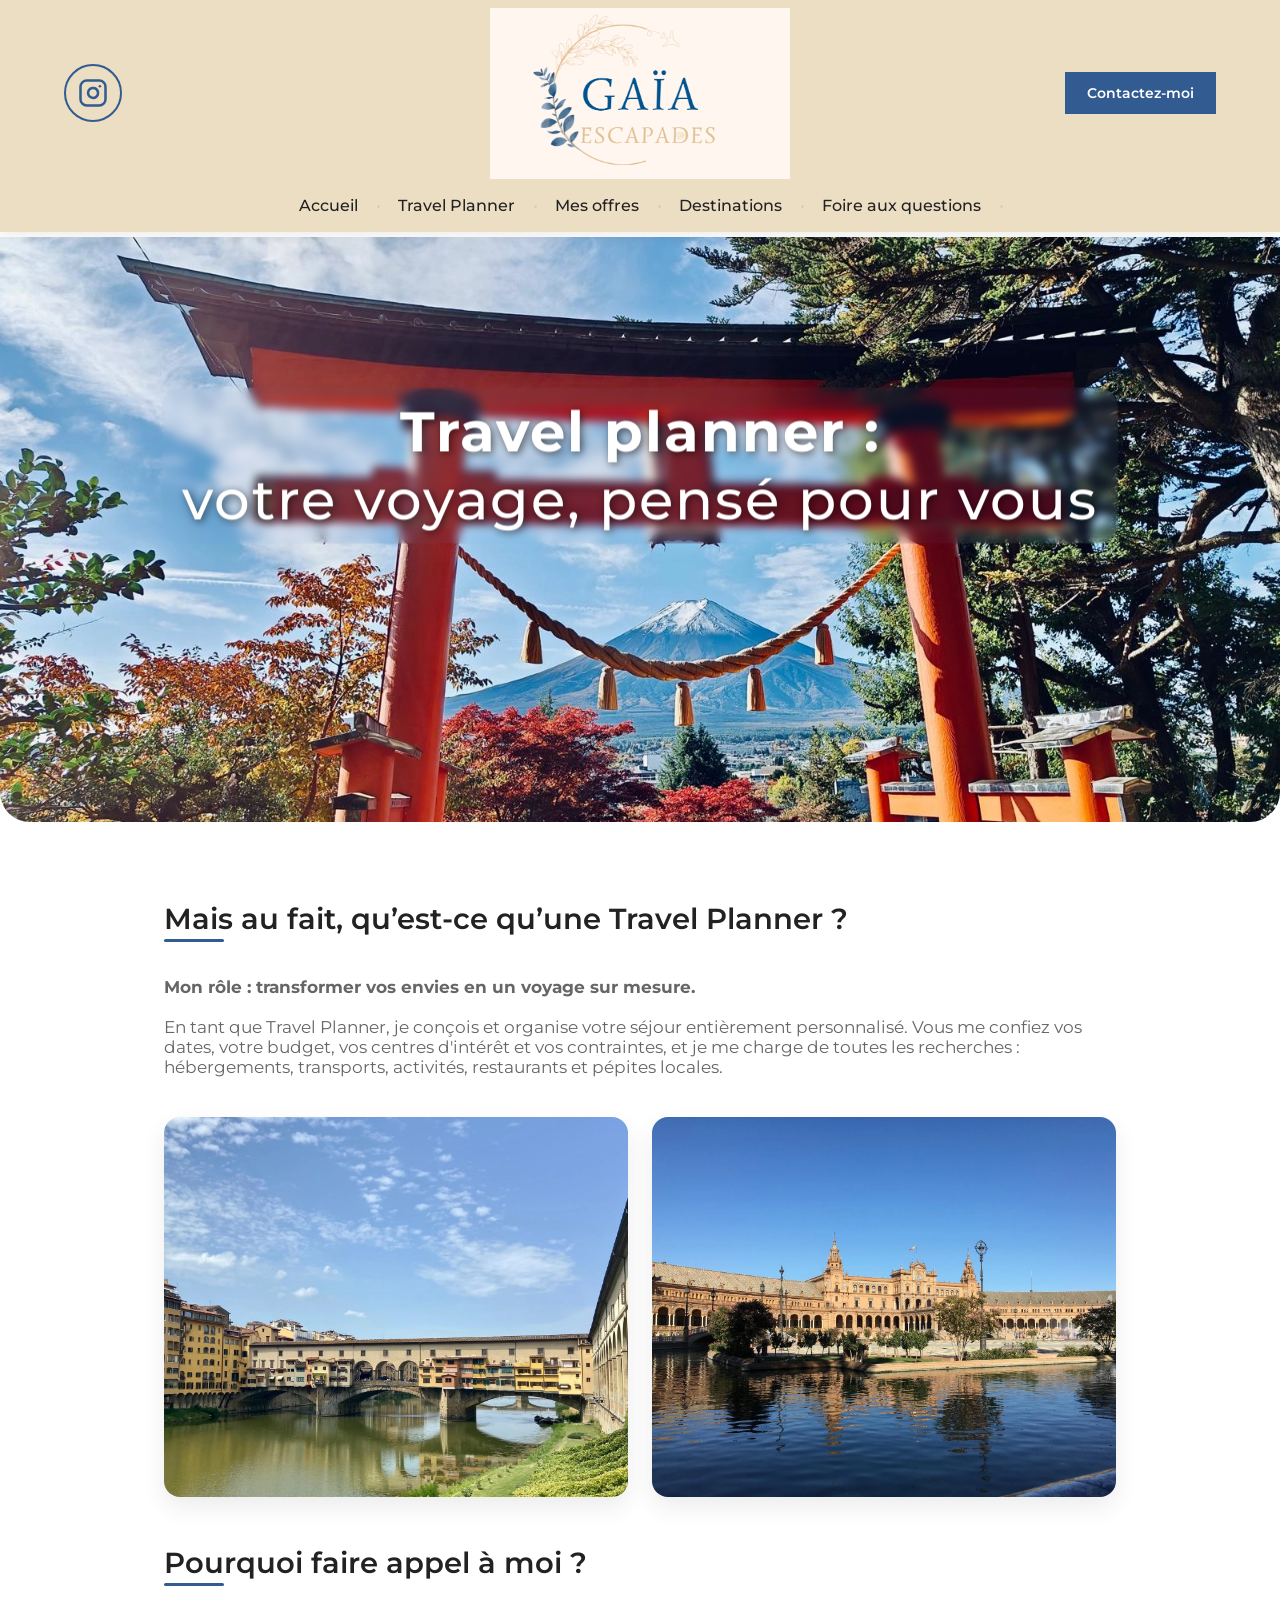
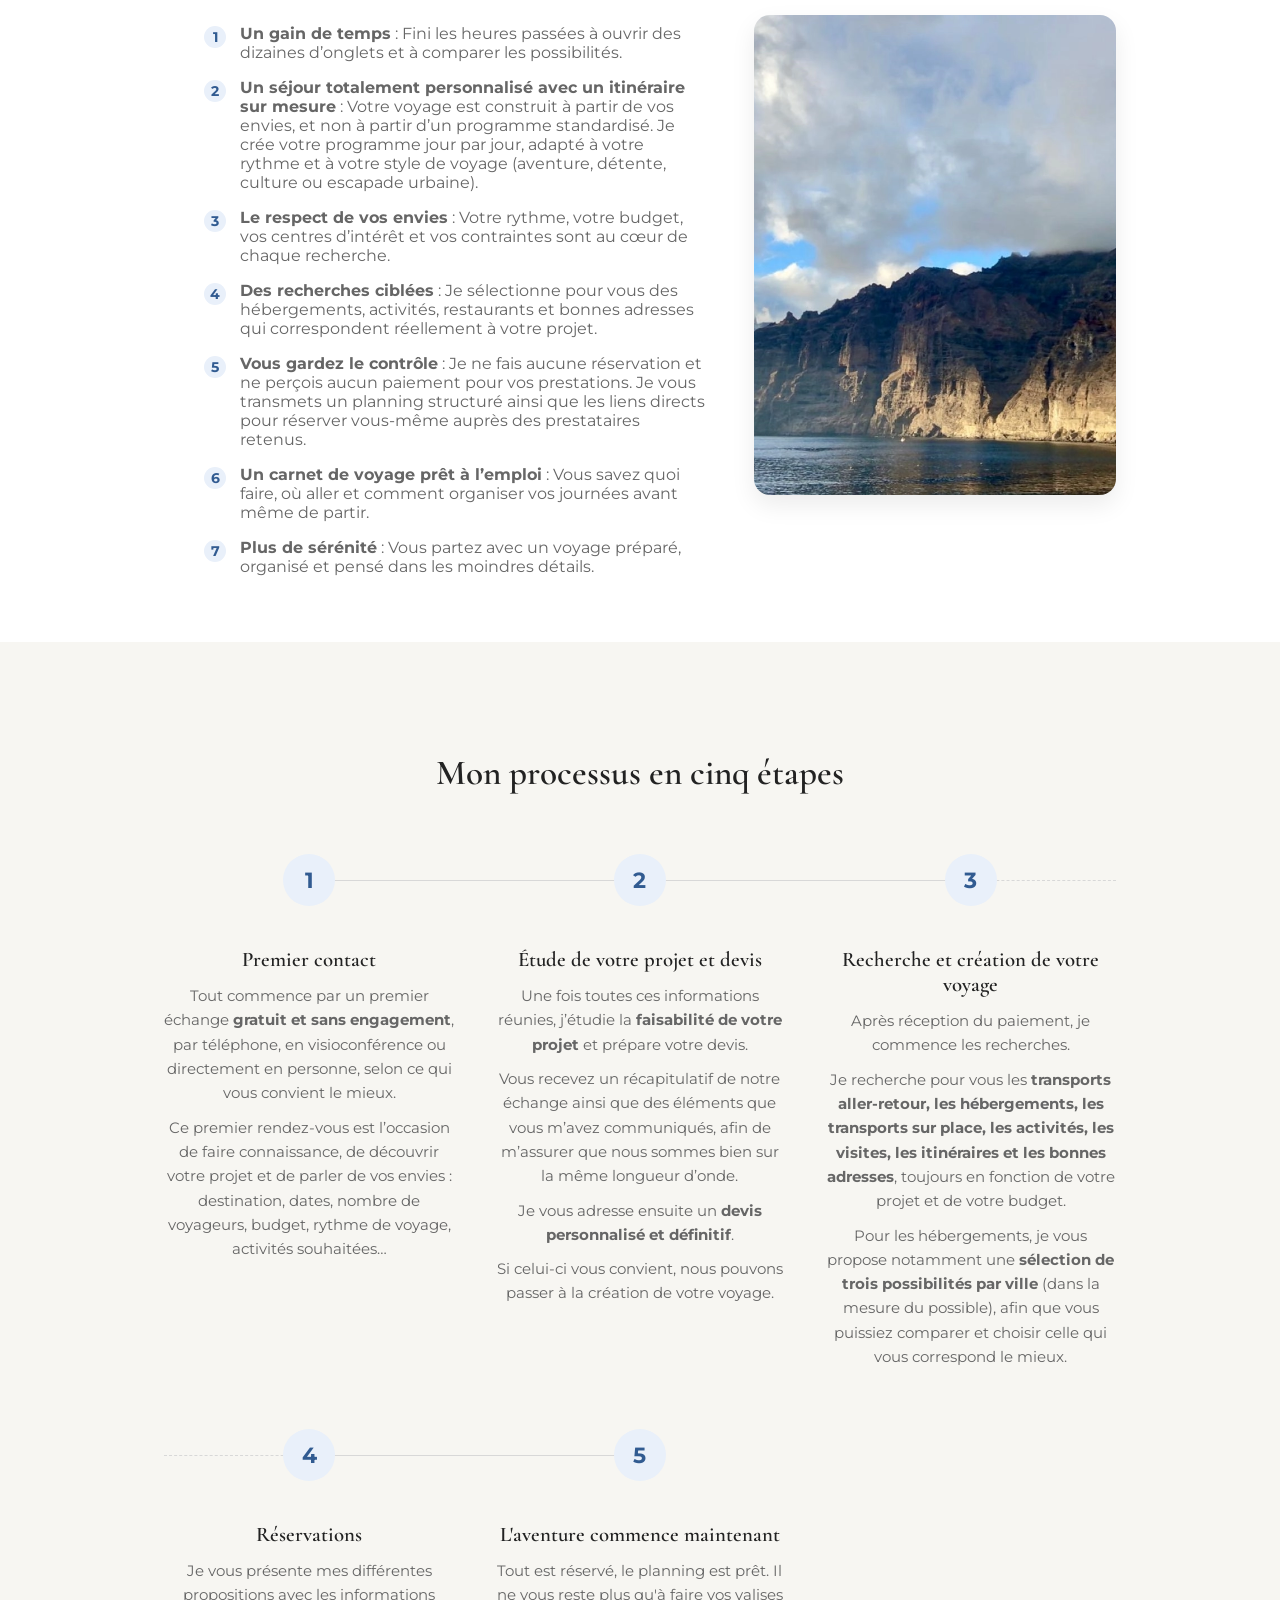
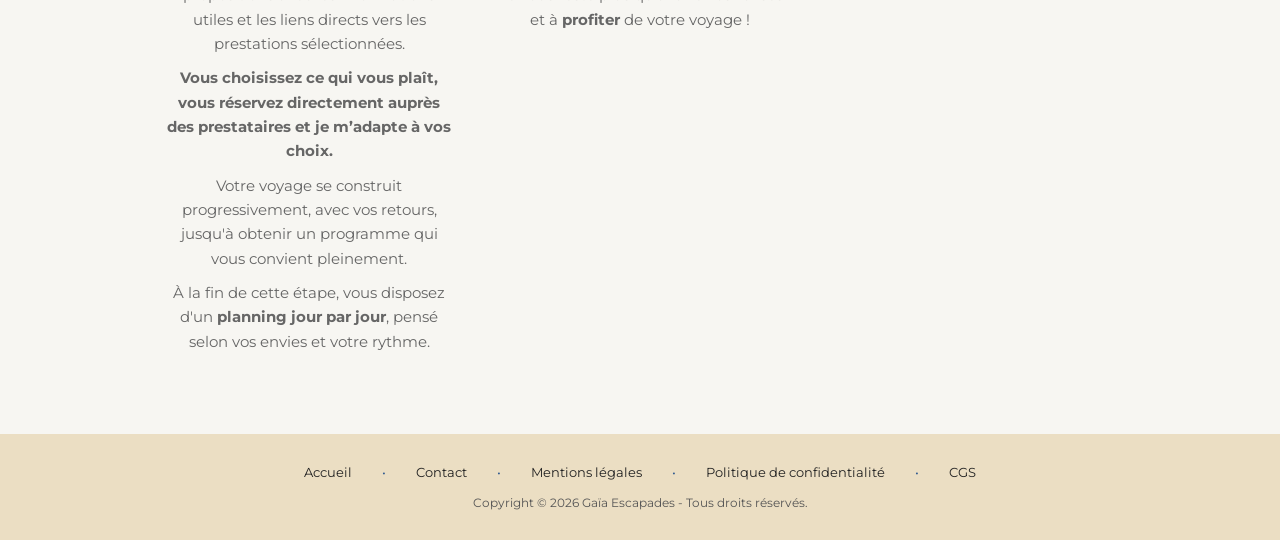
<file: travel-planner.html>
<!DOCTYPE html>
<html lang="fr">

<head>
    <meta charset="UTF-8">
    <meta name="viewport" content="width=device-width, initial-scale=1.0">

    <title>Travel Planner - Gaïa Escapades</title>

    <link rel="preconnect" href="https://fonts.googleapis.com">
    <link rel="preconnect" href="https://fonts.gstatic.com" crossorigin>
    <link href="https://fonts.googleapis.com/css2?family=Cormorant+Garamond:ital,wght@0,400;0,600;0,700;1,400&family=Montserrat:wght@400;500;600;700&display=swap" rel="stylesheet">

    <link rel="stylesheet" href="style.css">
</head>

<body class="page-travel-planner">

    <!-- ==================================================
         HEADER
    ================================================== -->

    <header>

        <div class="header-top">

            <!-- Instagram -->
            <a href="https://www.instagram.com/gaia_escapades?igsi=MXRwbDNnaWJ1dzJ4cQ==/" target="_blank" class="instagram" aria-label="Instagram">
                <svg xmlns="http://www.w3.org/2000/svg" width="45" height="45" viewBox="0 0 24 24" fill="none" stroke="currentColor" stroke-width="2" stroke-linecap="round" stroke-linejoin="round">
                    <rect x="2" y="2" width="20" height="20" rx="5" ry="5"></rect>
                    <path d="M16 11.37A4 4 0 1 1 12.63 8 4 4 0 0 1 16 11.37z"></path>
                    <line x1="17.5" y1="6.5" x2="17.51" y2="6.5"></line>
                </svg>
            </a>

            <!-- Logo -->
            <a href="index.html" class="logo">
                <img
                    src="images/LogoMain.png"
                    alt="Logo de Gaïa Escapades"
                >
            </a>

            <!-- Bouton contact -->
            <a href="contact.html" class="header-contact">
                Contactez-moi
            </a>

            <!-- Burger -->
            <button class="burger" aria-label="Ouvrir le menu">
                <span></span>
                <span></span>
                <span></span>
            </button>

        </div>


        <!-- Navigation -->
        <nav class="header-nav">

            <a href="index.html">Accueil</a>
            <a href="travel-planner.html">Travel Planner</a>
            <a href="mes-offres.html">Mes offres</a>
            <a href="destinations.html">Destinations</a>
            <a href="faq.html">Foire aux questions</a>
            
            <a href="contact.html" class="header-contact header-contact--mobile">Contactez-moi</a>

        </nav>

    </header>
    <!-- Voile d'arrière-plan à placer après le header -->
    <div class="menu-overlay"></div>

    
<main class="tp-page">

    <!-- Section Hero -->
    <section class="tp-hero">
        <div class="tp-container-hero">
            <img src="images/Travel_Planner/fuji.webp" alt="Mont Fuji">
            <div class="titreImage">
                <h1><strong>Travel planner : </strong><br>votre voyage, pensé pour vous</h1>
            </div>
        </div>
    </section>

    <!-- Section 1 : Qu'est-ce qu'une Travel Planner ? -->
    <section class="tp-intro">
        <div class="tp-container">
            <h2 class="tp-title-underline">Mais au fait, qu’est-ce qu’une Travel Planner ?</h2>
            
            <p class="tp-lead"><b>Mon rôle : transformer vos envies en un voyage sur mesure.</b></p>
            <p>
                En tant que Travel Planner, je conçois et organise votre séjour entièrement personnalisé. Vous me confiez vos dates, votre budget, vos centres d'intérêt et vos contraintes, et je me charge de toutes les recherches : hébergements, transports, activités, restaurants et pépites locales.
            </p>
            
        </div>
    </section>

    <!-- Section Galerie Images -->
    <section class="tp-gallery">
        <div class="tp-container tp-grid-2">
            <div class="tp-img-box">
                <img src="images/Travel_Planner/florence.webp" alt="Voyage aperçu 1" loading="lazy">
            </div>
            <div class="tp-img-box">
                <img src="images/Travel_Planner/seville.webp" alt="Voyage aperçu 2" loading="lazy">
            </div>
        </div>
    </section>

    <!-- Section 2 : Pourquoi faire appel à moi ? -->
    <section class="tp-why">
        <div class="tp-container tp-grid-2-align">
            <div class="tp-why-content">
                <h2 class="tp-title-underline">Pourquoi faire appel à moi ?</h2>
                <ol class="tp-ordered-list">
                    <li><strong>Un gain de temps</strong> : Fini les heures passées à ouvrir des dizaines d’onglets et à comparer les possibilités.</li>
                    <li><strong>Un séjour totalement personnalisé avec un itinéraire sur mesure</strong> : Votre voyage est construit à partir de vos envies, et non à partir d’un programme standardisé. Je crée votre programme jour par jour, adapté à votre rythme et à votre style de voyage (aventure, détente, culture ou escapade urbaine).</li>
                    <li><strong>Le respect de vos envies</strong> : Votre rythme, votre budget, vos centres d’intérêt et vos contraintes sont au cœur de chaque recherche.</li>
                    <li><strong>Des recherches ciblées</strong> : Je sélectionne pour vous des hébergements, activités, restaurants et bonnes adresses qui correspondent réellement à votre projet.</li>
                    <li><strong>Vous gardez le contrôle</strong> : Je ne fais aucune réservation et ne perçois aucun paiement pour vos prestations. Je vous transmets un planning structuré ainsi que les liens directs pour réserver vous-même auprès des prestataires retenus.</li>
                    <li><strong>Un carnet de voyage prêt à l’emploi</strong> : Vous savez quoi faire, où aller et comment organiser vos journées avant même de partir.</li>
                    <li><strong>Plus de sérénité</strong> : Vous partez avec un voyage préparé, organisé et pensé dans les moindres détails.</li>
                </ol>
            </div>
            <div class="tp-why-image">
                <img src="images/Travel_Planner/canaries.webp" alt="Pourquoi me choisir" loading="lazy">
            </div>
        </div>
    </section>

    <!-- Section 3 : Processus 5 étapes -->
    <section class="tp-steps">
        <div class="tp-container">
            <h2 class="tp-steps-title">Mon processus en cinq étapes</h2>

            <div class="tp-steps-list">
                <!-- Étape 1 -->
                <div class="tp-step-item">
                    <div class="tp-step-number">
                        <h3>1</h3>
                    </div>
                    <div class="tp-step-text">
                        <h3>Premier contact</h3>
                        <p>Tout commence par un premier échange <b>gratuit et sans engagement</b>, par téléphone, en visioconférence ou directement en personne, selon ce qui vous convient le mieux.</p>
                        <p>Ce premier rendez-vous est l’occasion de faire connaissance, de découvrir votre projet et de parler de vos envies : destination, dates, nombre de voyageurs, budget, rythme de voyage, activités souhaitées…</p>
                    </div>
                </div>

                <!-- Étape 2 -->
                <div class="tp-step-item">
                    <div class="tp-step-number">
                        <h3>2</h3>
                    </div>
                    <div class="tp-step-text">
                        <h3>Étude de votre projet et devis</h3>
                        <p>Une fois toutes ces informations réunies, j’étudie la <b>faisabilité de votre projet</b> et prépare votre devis.</p>
                        <p>Vous recevez un récapitulatif de notre échange ainsi que des éléments que vous m’avez communiqués, afin de m’assurer que nous sommes bien sur la même longueur d’onde.</p>
                        <p>Je vous adresse ensuite un <b>devis personnalisé et définitif</b>.</p>
                        <p>Si celui-ci vous convient, nous pouvons passer à la création de votre voyage.</p>
                    </div>
                </div>

                <!-- Étape 3 -->
                <div class="tp-step-item">
                    <div class="tp-step-number">
                        <h3>3</h3>
                    </div>
                    <div class="tp-step-text">
                        <h3>Recherche et création de votre voyage</h3>
                        <p>Après réception du paiement, je commence les recherches.</p>
                        <p>Je recherche pour vous les <b>transports aller-retour, les hébergements, les transports sur place, les activités, les visites, les itinéraires et les bonnes adresses</b>, toujours en fonction de votre projet et de votre budget.</p>
                        <p>Pour les hébergements, je vous propose notamment une <b>sélection de trois possibilités par ville</b> (dans la mesure du possible), afin que vous puissiez comparer et choisir celle qui vous correspond le mieux.</p>
                    </div>
                </div>

                <!-- Étape 4 -->
                <div class="tp-step-item">
                    <div class="tp-step-number">
                        <h3>4</h3>
                    </div>
                    <div class="tp-step-text">
                        <h3>Réservations</h3>
                        <p>Je vous présente mes différentes propositions avec les informations utiles et les liens directs vers les prestations sélectionnées.</p>
                        <p><b>Vous choisissez ce qui vous plaît, vous réservez directement auprès des prestataires et je m’adapte à vos choix.</b></p>
                        <p>Votre voyage se construit progressivement, avec vos retours, jusqu'à obtenir un programme qui vous convient pleinement.</p>
                        <p>À la fin de cette étape, vous disposez d'un <b>planning jour par jour</b>, pensé selon vos envies et votre rythme.</p>
                    </div>
                </div>

                <!-- Étape 5 -->
                <div class="tp-step-item">
                    <div class="tp-step-number">
                        <h3>5</h3>
                    </div>
                    <div class="tp-step-text">
                        <h3>L'aventure commence maintenant</h3>
                        <p>Tout est réservé, le planning est prêt. Il ne vous reste plus qu'à faire vos valises et à <strong>profiter</strong> de votre voyage !</p>
                    </div>
                </div>

            </div>
        </div>
    </section>

</main>





        <!-- ==================================================
             FOOTER
        ================================================== -->

    <footer class="footer">

        <nav class="footer-nav">

            <a href="index.html">Accueil</a>
            <a href="contact.html">Contact</a>
            <a href="mentions-legales.html">Mentions légales</a>
            <a href="politique-de-confidentialite.html">Politique de confidentialité</a>
            <a href="cgs.html">CGS</a>

        </nav>

        <p>
            Copyright &copy; 2026 Gaïa Escapades -
            Tous droits réservés.
        </p>

    </footer>


    <!-- ==================================================
         JAVASCRIPT
    ================================================== -->

    <script src="script.js"></script>

</body>

</html>
</file>
<file: style.css>
@import url('https://fonts.googleapis.com/css2?family=Playfair+Display:ital,wght@0,400;0,600;1,400&family=Montserrat:wght@300;400;500&display=swap');

/* ==================================================
   SOMMAIRE
   1.  Variables
   2.  Base
   3.  Header
   4.  Navigation
   5.  Menu burger
   6.  Hero
   7.  Boutons
   8.  Présentation & explication
   9.  Footer
   10. Formulaire de contact
   11. Page contact
   12. Page destinations
   13. Page offres
   14. Page travel planner
   15. Page FAQ
   16. Pages légales (mentions, confidentialité, CGS)
   17. Responsive
================================================== */


/* ==================================================
   1. VARIABLES
================================================== */

:root {

    /* ---------- Couleurs ---------- */

    --couleur-principale: #e0ccaf;
    --couleur-accent-dore: #c48b5e;

    --couleur-bleu: #315b91;
    --couleur-bleu-clair: #e9f0fa;
    --couleur-bleu-fonce: #264a78;
    --couleur-bleu-marine: #2b4c7e;

    --couleur-texte: #222222;
    --couleur-texte-secondaire: #333333;
    --couleur-texte-tertiaire: #444444;
    --couleur-texte-muted: #555555;
    --couleur-texte-doux: #666666;
    --couleur-texte-clair: #ffffff;
    --couleur-noir: #000000;

    --couleur-fond: #ffffff;
    --couleur-fond-header: #ebdec3;
    --couleur-fond-footer: #ebdec3;
    --couleur-fond-offres: #335585;
    --couleur-fond-alt: #f9f9f9;
    --couleur-fond-carte: #f7f8f9;
    --couleur-fond-note: #fcfbf7;
    --couleur-fond-doux: #f7f6f2;

    --couleur-bordure-claire: #cccccc;
    --couleur-bordure-legere: #eeeeee;
    --couleur-trait: #d8d8d8;


    /* ---------- Typographie ---------- */

    --police-titre: "Cormorant Garamond", serif;
    --police-texte: "Montserrat", sans-serif;

    --taille-sous-titre: clamp(22px, 2vw, 28px);
    --taille-titre-section: clamp(32px, 3vw, 46px);
    --taille-texte: 16px;


    /* ---------- Images ---------- */

    --image-fond-home: url("images/FondPageHome.webp");


    /* ---------- Espacements ---------- */

    --espace-xs: 5px;
    --espace-sm: 10px;
    --espace-md: 20px;
    --espace-lg: 40px;
    --espace-xl: 60px;


    /* ---------- Mise en page ---------- */

    --largeur-max-site: 1400px;
    --largeur-max-texte: 650px;
    --largeur-logo: 300px;
    --taille-image-presentation: 560px;


    /* ---------- Boutons ---------- */

    --padding-bouton-vertical: 13px;
    --padding-bouton-horizontal: 30px;
    --epaisseur-bordure: 2px;


    /* ---------- Effets ---------- */

    --transition-duree: 0.3s;
    --shadow-soft: 0 10px 25px rgba(0, 0, 0, 0.08);
    --radius-lg: 16px;
}


/* ==================================================
   2. BASE
================================================== */

* {
    box-sizing: border-box;
}

html {
    scroll-behavior: smooth;
}

body {
    margin: 0;

    color: var(--couleur-texte);
    background-color: var(--couleur-fond);

    font-family: var(--police-texte);
}

body.index,
body.destinations {
    background-color: var(--couleur-fond);
}

body.destinations {
    background-image: none;
}

/* Verrouille le défilement quand le menu mobile est ouvert */
body.menu-open {
    overflow: hidden;
}

img {
    max-width: 100%;
}


/* ==================================================
   3. HEADER
================================================== */

/* Le header remonte au scroll : le décalage dépend de la hauteur du logo */
header {
    position: sticky;
    top: calc(-10px - (var(--largeur-logo) / 1.75));
    left: 0;

    width: 100%;
    z-index: 1000;

    background-color: var(--couleur-fond-header);

    box-shadow: 0 4px 15px rgba(0, 0, 0, 0.08);
}

.header-top {
    position: relative;

    height: calc(15px + (var(--largeur-logo) / 1.75));

    display: flex;
    align-items: center;
    justify-content: center;
}


/* ---------- Logo ---------- */

.logo {
    display: block;
    line-height: 0;
}

.logo img {
    display: block;

    width: var(--largeur-logo);
    height: auto;
}


/* ---------- Instagram ---------- */

.instagram {
    position: absolute;
    left: 5%;

    width: 58px;
    height: 58px;

    display: flex;
    align-items: center;
    justify-content: center;

    color: var(--couleur-bleu);

    border: 2px solid var(--couleur-bleu);
    border-radius: 50%;

    text-decoration: none;

    transition:
        background-color var(--transition-duree) ease,
        color var(--transition-duree) ease;
}

.instagram svg {
    width: 30px;
    height: 30px;
}

.instagram:hover {
    background-color: var(--couleur-bleu);
    color: var(--couleur-texte-clair);
}


/* ---------- Bouton contact ---------- */

.header-contact {
    position: absolute;
    right: 5%;

    padding: 12px 22px;

    background-color: var(--couleur-bleu);
    color: var(--couleur-texte-clair);

    font-family: var(--police-texte);
    font-size: 14px;
    font-weight: 600;

    text-decoration: none;

    transition:
        transform var(--transition-duree) ease,
        background-color var(--transition-duree) ease;
}

.header-contact:hover {
    background-color: var(--couleur-bleu-fonce);
    transform: translateY(-2px);
}


/* ==================================================
   4. NAVIGATION
================================================== */

.header-nav {
    position: relative;
    display: flex;
    justify-content: center;
    align-items: center;

    padding: 10px 20px 17px;

    background-color: var(--couleur-fond-header);
}

.header-nav a {
    position: relative;

    padding: 0 20px;

    color: var(--couleur-texte);

    font-family: var(--police-texte);
    font-size: 16px;
    font-weight: 500;

    text-decoration: none;

    transition: color var(--transition-duree) ease;
}

.header-nav a:not(:last-child)::after {
    content: "•";

    position: absolute;
    right: -3px;

    color: var(--couleur-principale);
}

.header-nav a:hover {
    color: var(--couleur-bleu);
}

/* Bouton contact réservé au tiroir mobile (voir section 17) */
.header-nav .header-contact--mobile {
    display: none;
}


/* ==================================================
   5. MENU BURGER
================================================== */

/* Le bouton n'existe qu'en mobile : tout son style est en section 17 */
.burger {
    display: none;
}

.menu-overlay {
    position: fixed;
    inset: 0;

    background: rgba(0, 0, 0, 0.4);
    backdrop-filter: blur(4px);
    -webkit-backdrop-filter: blur(4px);

    z-index: 999;
    opacity: 0;
    visibility: hidden;

    transition: opacity 0.3s ease, visibility 0.3s ease;
}

.menu-overlay.is-active {
    opacity: 1;
    visibility: visible;
}


/* ==================================================
   6. HERO
================================================== */

.hero {
    position: relative;
    min-height: calc(100vh - 190px);

    display: flex;
    align-items: center;
    justify-content: center;

    padding: 80px 20px;
    text-align: center;

    background-image: var(--image-fond-home);
    background-size: cover;
    background-position: center;
    background-attachment: fixed;
}

.hero-overlay {
    position: absolute;
    inset: 0;

    background: linear-gradient(
        135deg,
        rgba(26, 38, 57, 0.7) 0%,
        rgba(196, 129, 114, 0.5) 100%
    );
}

.hero-content {
    position: relative;
    z-index: 1;

    width: 100%;
    max-width: 780px;
    padding: 45px 35px;

    background: rgba(255, 255, 255, 0.15);
    backdrop-filter: blur(16px);
    -webkit-backdrop-filter: blur(10px);

    border: 1.5px solid rgba(255, 255, 255, 0.6);
    border-radius: 24px;
    box-shadow: 0 15px 35px rgba(0, 0, 0, 0.2);
}

.hero-badge {
    display: inline-block;
    padding: 6px 18px;
    margin-bottom: 18px;

    font-family: var(--police-texte);
    font-size: 13px;
    font-weight: 600;

    color: var(--couleur-texte-clair);
    background: rgba(0, 0, 0, 0.25);

    border: 1px solid rgba(255, 255, 255, 0.5);
    border-radius: 50px;
    box-shadow: 0 2px 10px rgba(0, 0, 0, 0.1);
}

.hero h1 {
    margin: 0;

    color: var(--couleur-texte-clair);

    font-family: var(--police-titre);
    font-size: clamp(2.8rem, 6vw, 4.2rem);
    font-weight: 600;
    line-height: 1.1;

    text-shadow: 0 2px 12px rgba(0, 0, 0, 0.4);
}

.hero-subtitle {
    margin: 18px 0 15px;

    color: var(--couleur-principale);

    font-family: var(--police-titre);
    font-size: clamp(1.4rem, 2.5vw, 1.9rem);
    font-style: italic;
    font-weight: 600;

    text-shadow: 0 1px 8px rgba(0, 0, 0, 0.85);
}

.hero-description {
    max-width: 580px;
    margin: 0 auto 30px;

    color: var(--couleur-texte-clair);

    font-family: var(--police-texte);
    font-size: 16px;
    font-weight: 500;
    line-height: 1.6;

    text-shadow: 0 1px 6px rgba(0, 0, 0, 0.35);
}


/* ==================================================
   7. BOUTONS
================================================== */

.hero-buttons {
    display: flex;
    justify-content: center;
    align-items: center;
    flex-wrap: wrap;

    gap: 15px;
}

.button {
    display: inline-flex;
    align-items: center;
    justify-content: center;

    padding: 14px 28px;

    font-family: var(--police-texte);
    font-size: 14px;
    font-weight: 600;
    text-decoration: none;

    border-radius: 50px;
    transition: all 0.3s cubic-bezier(0.175, 0.885, 0.32, 1.275);
}

.button-primary {
    background-color: var(--couleur-principale);
    color: var(--couleur-texte);

    border: 2px solid var(--couleur-principale);
    box-shadow: 0 5px 15px rgba(0, 0, 0, 0.15);
}

.button-secondary {
    background-color: rgba(0, 0, 0, 0.25);
    color: var(--couleur-texte-clair);

    border: 2px solid rgba(255, 255, 255, 0.8);
    backdrop-filter: blur(4px);
}

.button-primary:hover,
.button-secondary:hover {
    background-color: var(--couleur-texte-clair);
    color: var(--couleur-texte);
    border-color: var(--couleur-texte-clair);

    transform: scale(1.04);
}


/* ==================================================
   8. PRÉSENTATION & EXPLICATION
================================================== */

.presentation,
.explication {
    width: 100%;
    padding: 100px 40px;

    background-color: var(--couleur-fond);
}

.presentation-inner,
.explication-inner {
    width: 100%;
    max-width: var(--largeur-max-site);
    margin: 0 auto;

    display: flex;
    align-items: center;

    gap: clamp(50px, 7vw, 110px);
}

/* Bloc explication : image et texte inversés */
.explication-inner {
    flex-direction: row-reverse;
}

.presentation-image,
.explication-image {
    flex: 1;
    min-width: 0;
}

.presentation-image img,
.explication-image img {
    display: block;

    width: 100%;
    max-width: var(--taille-image-presentation);
    height: 560px;

    object-fit: cover;
    border-radius: 3px;

    box-shadow: 0 15px 35px rgba(0, 0, 0, 0.10);
}

.presentation-text,
.explication-text {
    flex: 1;
    max-width: var(--largeur-max-texte);

    text-align: justify;
}

.section-label {
    display: block;
    margin-bottom: 10px;

    color: var(--couleur-accent-dore);

    font-family: var(--police-texte);
    font-size: 12px;
    font-weight: 700;

    letter-spacing: 2px;
    text-transform: uppercase;
}

.presentation h2,
.explication h2 {
    margin: 0 0 30px;

    font-family: var(--police-titre);
    font-size: var(--taille-titre-section);
    font-weight: 600;
    line-height: 1.05;

    text-align: left;
}

.presentation p,
.explication p {
    margin: 0 0 18px;

    font-family: var(--police-texte);
    font-size: var(--taille-texte);
    line-height: 1.75;

    color: var(--couleur-texte-secondaire);
}


/* ==================================================
   9. FOOTER
================================================== */

.footer {
    padding: 30px 40px;

    background-color: var(--couleur-fond-footer);
    color: var(--couleur-texte);

    text-align: center;
}

.footer-nav {
    display: flex;
    justify-content: center;
    align-items: center;
    flex-wrap: wrap;

    gap: 0;
    margin-bottom: 15px;
}

.footer-nav a {
    padding: 0 15px;

    color: var(--couleur-texte);

    font-family: var(--police-texte);
    font-size: 13px;

    text-decoration: none;

    transition: color var(--transition-duree) ease;
}

.footer-nav a:hover {
    color: var(--couleur-bleu);
}

.footer-nav a:not(:last-child)::after {
    content: "•";

    margin-left: 30px;

    color: var(--couleur-bleu);
}

.footer p {
    margin: 0;

    font-family: var(--police-texte);
    font-size: 12px;

    color: var(--couleur-texte-muted);
}


/* ==================================================
   10. FORMULAIRE DE CONTACT
================================================== */

.contact-section {
    max-width: 1200px;
    margin: 0 auto;
    padding: 60px 20px;
}

.contact-container {
    display: flex;
    flex-wrap: wrap;
    gap: 50px;
}

.contact-form-wrapper {
    flex: 2;
    min-width: 300px;
}

.contact-info-wrapper {
    flex: 1;
    min-width: 280px;

    padding: 30px;

    background-color: var(--couleur-fond-alt);
    border-radius: 8px;
}

.contact-info-wrapper h2 {
    margin-bottom: 15px;
}


/* ---------- Champs ---------- */

.contact-form {
    display: flex;
    flex-direction: column;
    gap: 20px;
    margin-top: 20px;
}

.form-row {
    display: flex;
    flex-wrap: wrap;
    gap: 20px;
}

.form-row .form-group {
    flex: 1;
    min-width: 200px;
}

.form-group {
    display: flex;
    flex-direction: column;
    gap: 8px;
}

.form-group label {
    font-size: 0.95rem;
    font-weight: 600;
}

.form-group input,
.form-group select,
.form-group textarea {
    padding: 12px;

    font-family: var(--police-texte);
    font-size: 1rem;

    border: 1px solid var(--couleur-bordure-claire);
    border-radius: 5px;
}

.form-group input:focus,
.form-group select:focus,
.form-group textarea:focus {
    outline: none;
    border-color: var(--couleur-texte);
}


/* ---------- Réseaux sociaux ---------- */

.info-item {
    margin-top: 25px;
}

.info-item h3 {
    margin-bottom: 15px;
    font-size: 1.2rem;
}

.social-links {
    display: flex;
    align-items: center;
    gap: 15px;
    margin-top: 10px;
}

.social-icon {
    display: inline-block;
    margin: 0;
    padding: 0;

    background: transparent;
    border: none;
    line-height: 0;
}

/* Recolore les SVG noirs en bleu */
.social-icon-blue {
    filter: invert(32%) sepia(85%) saturate(1986%) hue-rotate(212deg) brightness(97%) contrast(93%);
    transition: transform 0.2s ease, filter 0.2s ease;
}

.social-icon:hover .social-icon-blue {
    transform: scale(1.1);
    filter: invert(24%) sepia(90%) saturate(3000%) hue-rotate(215deg) brightness(90%) contrast(100%);
}


/* ==================================================
   11. PAGE CONTACT
================================================== */

.contact {
    display: flex;
    align-items: center;
    justify-content: space-between;

    gap: var(--espace-xl);
    padding: 100px;

    background-color: var(--couleur-fond);
}

.contact-content {
    flex: 1;
    max-width: 600px;
}

.contact h1 {
    margin-top: 0;
    font-size: var(--taille-titre-section);
}

.contact-content > p {
    margin-bottom: var(--espace-lg);
}

.contact form {
    display: flex;
    flex-direction: column;
}

.contact label {
    margin-bottom: var(--espace-xs);
    font-weight: bold;
}

.contact input,
.contact textarea {
    width: 100%;

    margin-bottom: var(--espace-md);
    padding: 12px;

    font-family: inherit;
    font-size: var(--taille-texte);

    border: 1px solid var(--couleur-bordure-claire);
}

.contact textarea {
    resize: vertical;
}

.contact button {
    align-self: flex-start;

    padding: var(--padding-bouton-vertical) var(--padding-bouton-horizontal);

    background-color: var(--couleur-principale);
    color: var(--couleur-texte);

    border: var(--epaisseur-bordure) solid var(--couleur-principale);

    font-family: inherit;
    font-weight: bold;

    cursor: pointer;
}

.contact-image {
    width: 45%;
    height: auto;

    object-fit: cover;
    border-radius: 8px;
}

/* ==================================================
   12. PAGE DESTINATIONS
================================================== */

    .DescriptionDestinations {
        max-width: 1000px;
        margin: 40px auto;
        padding: 40px 30px;

        background-color: var(--couleur-bleu);

        border: 1px solid rgba(0, 0, 0, 0.04);
        border-radius: 12px;
        box-shadow: 0 8px 24px rgba(0, 0, 0, 0.05);
    }

    .DescriptionDestinations h1 {
        margin: 0 0 15px;

        font-family: var(--police-titre);
        font-size: var(--taille-titre-section);
        font-weight: 600;
        line-height: 1.2;

        color: var(--couleur-texte-clair);
        text-align: center;
    }

    .DescriptionDestinations h2 {
        margin: 0 0 25px;

        font-family: var(--police-titre);
        font-size: var(--taille-sous-titre);
        font-style: italic;
        font-weight: 400;
        line-height: 1.4;

        color: var(--couleur-principale);
        text-align: center;
    }

    .DescriptionDestinations p {
        margin-bottom: 15px;

        font-family: var(--police-texte);
        font-size: 0.95rem;
        line-height: 1.7;

        color: var(--couleur-texte-clair);
        text-align: center;
    }


    /* ---------- Blocs pays ----------
    Structure identique pour les 7 destinations : seule l'alternance
    gauche/droite de l'image change. */

    .Japon,
    .Corfou,
    .Canaries,
    .Sicile,
    .Italie,
    .Andalousie,
    .Corse {
        display: flex;
        align-items: center;
        justify-content: space-between;

        gap: 40px;
        max-width: 1200px;
        margin: 60px auto;
        padding: 0 20px;
    }

    .Corfou,
    .Sicile,
    .Andalousie {
        flex-direction: row-reverse;
    }

    .Japon img,
    .Corfou img,
    .Canaries img,
    .Sicile img,
    .Italie img,
    .Andalousie img,
    .Corse img {
        flex: 1;
        width: 100%;
        max-width: 50%;
        height: auto;

        object-fit: cover;
        border-radius: 12px;
        box-shadow: 0 8px 20px rgba(0, 0, 0, 0.08);
    }

    .Japon-content,
    .Corfou-content,
    .Canaries-content,
    .Sicile-content,
    .Italie-content,
    .Andalousie-content,
    .Corse-content {
        flex: 1;
        max-width: 50%;
    }

    .Japon-content h1,
    .Corfou-content h1,
    .Canaries-content h1,
    .Sicile-content h1,
    .Italie-content h1,
    .Andalousie-content h1,
    .Corse-content h1 {
        margin-bottom: 20px;

        font-family: var(--police-titre);
        font-size: 2.2rem;
        line-height: 1.2;
    }

    .Japon-content p,
    .Corfou-content p,
    .Canaries-content p,
    .Sicile-content p,
    .Italie-content p,
    .Andalousie-content p,
    .Corse-content p {
        margin-bottom: 15px;

        font-family: var(--police-texte);
        line-height: 1.6;

        color: var(--couleur-texte-secondaire);
        text-align: justify;
    }

/* ==================================================
   13. PAGE OFFRES
================================================== */

.page-offres {
    background-color: var(--couleur-fond-offres);
}


/* ---------- Intro ---------- */

.offres-intro {
    max-width: 800px;
    margin: 50px auto 40px;
    padding: 0 20px;

    text-align: center;
}

.offres-intro h1 {
    margin-bottom: 15px;

    font-family: var(--police-titre);
    font-size: 2.8rem;

    color: var(--couleur-texte-clair);
    text-align: left;
    text-decoration: underline;
}

.offres-intro .intro-text {
    font-family: var(--police-texte);
    font-size: 1.05rem;
    line-height: 1.6;

    color: var(--couleur-texte-clair);
    text-align: justify;
}


/* ---------- Cartes d'offres ---------- */

.offres-grid {
    display: grid;
    grid-template-columns: repeat(3, 1fr);
    align-items: stretch;

    gap: 30px;
    max-width: 1200px;
    margin: 40px auto 60px;
    padding: 0 20px;
}

.offre-card {
    display: flex;
    flex-direction: column;

    background: var(--couleur-fond);
    border-radius: 12px;
    overflow: hidden;
    box-shadow: 0 10px 25px rgba(0, 0, 0, 0.1);

    transition: transform 0.3s ease, box-shadow 0.3s ease;
}

.offre-card:hover {
    transform: translateY(-5px);
    box-shadow: 0 15px 35px rgba(0, 0, 0, 0.15);
}

.offre-image1,
.offre-image2,
.offre-image3 {
    width: 100%;
    height: 220px;
}

.offre-image1 img,
.offre-image2 img,
.offre-image3 img {
    width: 100%;
    height: 100%;
    object-fit: cover;
}

/* Recadrages spécifiques à chaque visuel */
.offre-image1 img {
    object-position: center 35%;
}

.offre-image2 img {
    object-position: center 20%;
}

.offre-details {
    display: flex;
    flex-direction: column;
    flex-grow: 1;

    padding: 25px;
}

.offre-details h1 {
    margin-bottom: 5px;

    font-family: var(--police-titre);
    font-size: 1.8rem;

    color: var(--couleur-bleu-marine);
}

.offre-details h2 {
    margin-bottom: 10px;

    font-family: var(--police-texte);
    font-size: 1.1rem;

    color: var(--couleur-accent-dore);
}

.offre-details .tagline {
    margin-bottom: 15px;
    padding-bottom: 12px;

    font-family: var(--police-titre);
    font-size: 1.1rem;
    font-style: italic;

    color: var(--couleur-texte-muted);
    border-bottom: 1px solid var(--couleur-bordure-legere);
}

.offre-details p {
    margin-bottom: 12px;

    font-family: var(--police-texte);
    font-size: 0.9rem;
    line-height: 1.5;

    color: var(--couleur-texte-tertiaire);
    text-align: justify;
}

/* Colle le bouton en bas de carte quels que soient les textes */
.offre-footer {
    margin-top: auto;
    padding-top: 15px;
    text-align: center;
}

.btn-reserver {
    display: inline-block;
    width: 100%;
    padding: 10px 28px;

    background-color: var(--couleur-principale);
    color: var(--couleur-noir);

    font-family: var(--police-titre);
    font-size: 1.15rem;
    font-weight: 600;

    text-align: center;
    text-decoration: none;

    border-radius: 8px;
    transition: background-color 0.3s ease;
}

.btn-reserver:hover {
    background-color: var(--couleur-bleu);
    color: var(--couleur-texte-clair);
}


/* ---------- Note & à savoir ---------- */

.offres-note {
    max-width: 900px;
    margin: 50px auto;
    padding: 0 20px;
}

.note-card {
    padding: 25px 30px;

    background-color: var(--couleur-fond-note);
    border-left: 4px solid var(--couleur-accent-dore);
    border-radius: 4px;
}

.a-savoir {
    max-width: 1100px;
    margin: 40px auto 60px;
    padding: 50px;

    background-color: var(--couleur-fond);
    border-radius: 12px;
}

.a-savoir-card h2 {
    margin: 0 0 20px;

    font-family: var(--police-titre);
    font-size: 2.5rem;

    color: var(--couleur-bleu-marine);
    text-align: center;
}

.note-card p,
.a-savoir-card p {
    font-family: var(--police-texte);
    font-size: 0.95rem;
    line-height: 1.6;

    color: var(--couleur-texte-tertiaire);
    text-align: justify;
}

.note-card p {
    margin: 0;
}

.a-savoir-card p {
    margin-bottom: 15px;
}


/* ---------- Options (cartes polaroïd) ---------- */

.options-section {
    padding: 60px 20px;

    background-color: var(--couleur-principale);
    color: var(--couleur-texte-secondaire);

    font-family: var(--police-texte);
    text-align: center;
}

.options-section .section-title {
    margin-bottom: 50px;

    font-family: var(--police-titre);
    font-size: 2.2rem;
    font-weight: 600;

    color: var(--couleur-texte);
}

.cards-container {
    display: flex;
    justify-content: center;
    align-items: stretch;
    flex-wrap: wrap;

    gap: 30px;
    margin-bottom: 40px;
}

.polaroid-card {
    display: flex;
    flex-direction: column;
    flex: 1;

    min-width: 280px;
    max-width: 360px;
    padding: 20px 20px 30px;

    background-color: var(--couleur-fond-carte);
    border-radius: 4px;
    box-shadow: 0 10px 25px rgba(0, 0, 0, 0.08);

    transition: transform 0.3s ease, box-shadow 0.3s ease;
}

.polaroid-card:hover {
    transform: translateY(-8px) rotate(-1deg);
    box-shadow: 0 15px 35px rgba(0, 0, 0, 0.12);
}

.polaroid-card .image-wrapper {
    width: 100%;
    aspect-ratio: 1 / 1;
    margin-bottom: 20px;

    background-color: #e5e5e5;
    overflow: hidden;
}

.polaroid-card .image-wrapper img {
    display: block;
    width: 100%;
    height: 100%;
    object-fit: cover;
}

.polaroid-card .card-content {
    display: flex;
    flex-direction: column;
    justify-content: flex-start;
    flex-grow: 1;
}

.polaroid-card h3 {
    margin: 0 0 15px;

    font-family: var(--police-titre);
    font-size: 1.15rem;
    font-weight: 600;

    color: var(--couleur-texte);
}

.polaroid-card p {
    margin: 0;

    font-size: 0.9rem;
    line-height: 1.6;

    color: var(--couleur-texte-muted);
    text-align: center;
}

.section-footer {
    margin-top: 40px;

    font-family: var(--police-titre);
    font-size: 1.4rem;
    font-style: italic;

    color: var(--couleur-texte);
}


/* ---------- Carnet de voyage ---------- */

.carnet-voyage-section {
    display: flex;
    justify-content: space-between;
    align-items: center;

    gap: 50px;
    max-width: 1200px;
    margin: 0 auto;
    padding: 60px 20px;

    font-family: var(--police-texte);
    color: var(--couleur-texte-secondaire);
}

.carnet-voyage-card {
    display: flex;
    flex-direction: column;
    align-items: center;
    flex: 1;

    max-width: 480px;
    text-align: center;
}

.carnet-voyage-titre h1 {
    margin: 0 0 25px;

    font-family: var(--police-titre);
    font-size: 2.5rem;
    font-weight: 600;

    color: var(--couleur-texte-clair);
}

.carnet-voyage-image {
    width: 100%;
    border-radius: 8px;
    overflow: hidden;
}

.carnet-voyage-image img {
    display: block;
    width: 100%;
    height: auto;
    object-fit: cover;
}

.carnet-voyage-content {
    flex: 1.2;
}

.carnet-voyage-content h2 {
    margin: 0 0 20px;

    font-family: var(--police-titre);
    font-size: 1.8rem;
    font-weight: 600;

    color: var(--couleur-texte-clair);
}

.carnet-voyage-content ul {
    margin: 0 0 25px;
    padding-left: 20px;
    list-style-type: disc;
}

.carnet-voyage-content li {
    margin-bottom: 10px;

    font-size: 0.95rem;
    line-height: 1.7;

    color: var(--couleur-texte-clair);
}

.carnet-voyage-content p {
    margin: 0;

    font-family: var(--police-titre);
    font-size: 1.4rem;
    font-style: italic;

    color: var(--couleur-principale);
}


/* ---------- Inclusions ---------- */

.inclusions-section {
    padding: 60px 40px;

    background-color: var(--couleur-fond-offres);
    color: var(--couleur-texte-clair);
}

.inclusions-section h2 {
    margin-bottom: 50px;

    font-family: var(--police-titre);
    font-size: 2.2rem;
    font-weight: normal;

    color: var(--couleur-texte-clair);
    text-align: center;
}

.inclusions-grid {
    display: grid;
    grid-template-columns: repeat(4, 1fr);

    gap: 40px 30px;
    max-width: 1200px;
    margin: 0 auto;
}

.inclusion-item {
    display: flex;
    flex-direction: column;
    align-items: center;
    text-align: center;
}

.inclusion-icon {
    width: 160px;
    height: 160px;
    aspect-ratio: 1 / 1;
    flex-shrink: 0;
    margin-bottom: 20px;

    border-radius: 50%;
    overflow: hidden;
    box-shadow: 0 4px 10px rgba(0, 0, 0, 0.15);

    /* Garantit un cercle net quelle que soit l'image */
    -webkit-mask-image: radial-gradient(circle, #fff 100%, transparent 100%);
    mask-image: radial-gradient(circle, #fff 100%, transparent 100%);
}

.inclusion-icon img {
    display: block;
    width: 100%;
    height: 100%;

    object-fit: fill;
    border-radius: 50%;
}

.inclusion-item p {
    margin: 0;

    font-family: var(--police-texte);
    font-size: 0.9rem;
    line-height: 1.4;

    color: var(--couleur-texte-clair);
}


/* ==================================================
   14. PAGE TRAVEL PLANNER
================================================== */

/* ---------- Bandeau d'en-tête ---------- */
.tp-container-hero {
    max-width: 100%;
    height: clamp(280px, 65vh, 600px);
    margin: 5px auto;
    overflow: hidden;
}

.tp-container-hero img {
    width: 100%;
    height: 100%;

    object-fit: cover;
    object-position: center;

    border-bottom-left-radius: 30px;
    border-bottom-right-radius: 30px;
}

.tp-container {
    max-width: 1000px;
    margin: 0 auto;
    padding: 0 clamp(12px, 4vw, 24px);
}

.tp-hero {
    position: relative;
    padding: 0 0 40px;
    text-align: center;
}

.tp-hero h1 {
    display: inline-block;
    max-width: 90%;
    padding: 10px 20px;

    background: rgba(100, 150, 224, 0.05);
    backdrop-filter: blur(5px);
    border-radius: 20px;

    color: var(--couleur-texte-clair);

    font-size: clamp(1.6rem, 5vw, 3.5rem);
    font-weight: 500;
    letter-spacing: 2px;

    text-shadow: 2px 2px 8px rgba(0, 0, 0, 0.6);
}

.tp-hero h1 b {
    font-weight: 500;
}

/* Titre posé par-dessus l'image de bandeau */
.titreImage {
    position: absolute;
    top: 50%;
    left: 50%;
    transform: translate(-50%, -85%);
    width: 90%;

    color: var(--couleur-texte-clair);
    font-size: clamp(1.2rem, 4vw, 2rem);
    text-align: center;
}

/* ---------- Titres & intro ---------- */

.tp-title-underline {
    position: relative;
    display: inline-block;
    margin-bottom: 24px;

    font-size: 1.8rem;
    font-weight: 600;

    color: var(--couleur-texte);
    text-decoration: none;
}

.tp-title-underline::after {
    content: '';
    position: absolute;
    bottom: -6px;
    left: 0;

    width: 60px;
    height: 3px;

    background-color: var(--couleur-bleu);
    border-radius: 2px;
}

.tp-intro {
    padding: 10px 0 10px;
}

.tp-lead {
    margin-bottom: 16px;

    font-size: 1.25rem;
    font-weight: 600;

    color: var(--couleur-texte);
}

.tp-intro p {
    margin-bottom: 20px;

    font-size: 1.05rem;
    color: var(--couleur-texte-doux);
}

.tp-intro h3 {
    margin: 36px 0 16px;

    font-size: 1.3rem;
    color: var(--couleur-texte);
}

.tp-list {
    display: flex;
    flex-direction: column;

    gap: 16px;
    margin-bottom: 24px;
    list-style: none;
}

.tp-list li {
    position: relative;
    padding-left: 28px;
    color: var(--couleur-texte-doux);
}

.tp-list li::before {
    content: '✓';
    position: absolute;
    left: 0;
    top: 0;

    color: var(--couleur-bleu);
    font-weight: bold;
}


/* ---------- Galerie ---------- */

.tp-gallery {
    padding: 10px 0 10px;
}

.tp-grid-2 {
    display: grid;
    grid-template-columns: 1fr 1fr;
    gap: 24px;
}

.tp-img-box img {
    width: 100%;
    height: 380px;

    object-fit: cover;
    border-radius: var(--radius-lg);
    box-shadow: var(--shadow-soft);

    transition: transform 0.3s ease;
}

.tp-img-box img:hover {
    transform: translateY(-4px);
}


/* ---------- Pourquoi ---------- */

.tp-why {
    padding: 10px 0;
}

.tp-grid-2-align {
    display: grid;
    grid-template-columns: 1.2fr 0.8fr;
    align-items: center;
    gap: 48px;
}

.tp-why-image img {
    width: 100%;
    height: 480px;

    object-fit: cover;
    border-radius: var(--radius-lg);
    box-shadow: var(--shadow-soft);
}

.tp-ordered-list {
    display: flex;
    flex-direction: column;

    gap: 16px;
    margin-top: 20px;

    list-style: none;
    counter-reset: item;
}

.tp-ordered-list li {
    position: relative;
    padding-left: 36px;

    counter-increment: item;
    color: var(--couleur-texte-doux);
}

.tp-ordered-list li::before {
    content: counter(item);
    position: absolute;
    left: 0;
    top: 2px;

    display: flex;
    align-items: center;
    justify-content: center;

    width: 22px;
    height: 22px;

    background-color: var(--couleur-bleu-clair);
    color: var(--couleur-bleu);
    border-radius: 50%;

    font-size: 0.85rem;
    font-weight: 700;
}


/* ---------- Processus en 5 étapes ---------- */

.tp-steps {
    margin-top: 40px;
    padding: 80px 0;

    background-color: var(--couleur-fond-doux);
}

.tp-steps-title {
    margin-bottom: 60px;

    font-family: var(--police-titre);
    font-size: 2.2rem;
    font-weight: 600;

    color: var(--couleur-texte);
    text-align: center;
}

.tp-steps-list {
    display: grid;
    grid-template-columns: repeat(3, 1fr);
    column-gap: 40px;
    row-gap: 60px;
}

.tp-step-item {
    position: relative;
    display: flex;
    flex-direction: column;
    align-items: center;
    text-align: center;
}

/* Trait plein entre deux étapes d'une même ligne (centre à centre,
   masqué sous les pastilles). Exclut la 3e colonne et la dernière étape. */
.tp-step-item:not(:nth-child(3n)):not(:last-child)::after {
    content: '';
    position: absolute;
    top: 26px;
    left: 50%;

    width: calc(100% + 40px);
    height: 1px;

    background-color: var(--couleur-trait);
    z-index: 0;
}

/* Pointillés de continuité entre la fin de ligne 1 et le début de ligne 2 */
.tp-step-item:nth-child(3)::after,
.tp-step-item:nth-child(4)::before {
    content: '';
    position: absolute;
    top: 26px;

    border-top: 1px dashed var(--couleur-trait);
    z-index: 0;
}

.tp-step-item:nth-child(3)::after {
    left: 50%;
    right: 0;
}

.tp-step-item:nth-child(4)::before {
    left: 0;
    right: 50%;
}

.tp-step-number {
    position: relative;
    z-index: 1;

    display: flex;
    justify-content: center;
    margin-bottom: 20px;
}

.tp-step-number h3 {
    display: flex;
    align-items: center;
    justify-content: center;

    width: 52px;
    height: 52px;
    margin: 0;

    background-color: var(--couleur-bleu-clair);
    color: var(--couleur-bleu);
    border-radius: 50%;

    font-size: 1.4rem;
    font-weight: 700;
}

.tp-step-text h3 {
    margin-bottom: 12px;

    font-family: var(--police-titre);
    font-size: 1.3rem;
    font-weight: 600;

    color: var(--couleur-texte);
}

.tp-step-text p {
    max-width: 320px;
    margin: 0 auto 10px;

    font-size: 0.95rem;
    line-height: 1.6;

    color: var(--couleur-texte-doux);
}

.tp-step-text p:last-child {
    margin-bottom: 0;
}


/* ==================================================
   15. PAGE FAQ
================================================== */

.page-faq {
    background-color: var(--couleur-fond-offres);
}

.faq-container {
    display: flex;
    justify-content: space-between;
    align-items: flex-start;

    gap: 40px;
    max-width: 1200px;
    margin: 0 auto;
    padding: 0 20px;
}

.faq-header {
    margin-bottom: 40px;
    text-align: center;
}

.faq-header h1 {
    margin-bottom: 10px;
    padding-top: 10px;

    font-size: 2.5rem;
    color: var(--couleur-texte-clair);
}

.faq-header p {
    padding-bottom: 10px;

    font-size: 1.1rem;
    color: var(--couleur-principale);
}


/* ---------- Accordéon ---------- */

.faq-accordion {
    display: flex;
    flex-direction: column;
    flex: 1.5;

    gap: 15px;
    margin: 0 0 40px;
}

.faq-item {
    background-color: var(--couleur-fond);

    border: 1px solid var(--couleur-bordure-legere);
    border-radius: 8px;
    overflow: hidden;
    box-shadow: 0 2px 5px rgba(0, 0, 0, 0.03);

    transition:
        box-shadow var(--transition-duree) ease,
        border-color var(--transition-duree) ease;
}

.faq-item[open] {
    border-color: var(--couleur-bleu);
    box-shadow: 0 4px 12px rgba(0, 0, 0, 0.08);
}

.faq-question {
    display: flex;
    justify-content: space-between;
    align-items: center;

    padding: 20px;

    font-size: 1.1rem;
    font-weight: 600;

    color: var(--couleur-bleu);
    cursor: pointer;
    user-select: none;

    /* Masque la flèche native du <details> */
    list-style: none;
}

.faq-question::-webkit-details-marker {
    display: none;
}


/* ---------- Icône + / - ---------- */

.faq-icon {
    position: relative;
    flex-shrink: 0;

    width: 16px;
    height: 16px;
    margin-left: 15px;
}

.faq-icon::before,
.faq-icon::after {
    content: "";
    position: absolute;
    background-color: var(--couleur-noir);
}

.faq-icon::before {
    top: 50%;
    left: 0;

    width: 100%;
    height: 2px;

    transform: translateY(-50%);
}

.faq-icon::after {
    top: 0;
    left: 50%;

    width: 2px;
    height: 100%;

    transform: translateX(-50%);
    transition:
        transform var(--transition-duree) ease,
        opacity var(--transition-duree) ease;
}

.faq-item[open] .faq-icon::after {
    transform: translateX(-50%) rotate(90deg);
    opacity: 0;
}


/* ---------- Réponse ---------- */

.faq-answer {
    max-height: 0;
    margin: 0 20px;
    padding: 0 20px 20px;

    font-size: 1rem;
    line-height: 1.6;

    color: var(--couleur-texte);
    text-align: justify;
    overflow: hidden;

    transition:
        max-height var(--transition-duree) ease,
        padding var(--transition-duree) ease;
}


/* ---------- Image latérale ---------- */

.faq-image-container,
.faq-image {
    position: sticky;
    top: 20px;
    align-self: center;
    flex: 0.9;

    max-width: 480px;

    border-radius: 8px;
    overflow: hidden;
    box-shadow: 0 4px 12px rgba(0, 0, 0, 0.1);
}

.faq-image-container img,
.faq-image img {
    display: block;

    width: 100%;
    height: auto;
    max-height: 800px;

    object-fit: cover;
}


/* ==================================================
   16. PAGES LÉGALES
   Mentions légales (ml-), confidentialité (pc-), CGS (cgs-)
================================================== */

.page-mentions-legales,
.page-confidentialite,
.page-cgs {
    background-color: var(--couleur-fond);
}


/* ---------- En-têtes ---------- */

.ml-head,
.pc-head,
.cgs-intro {
    padding: 80px 20px 50px;

    background-color: var(--couleur-bleu);
    color: var(--couleur-texte-clair);

    text-align: center;
}

.ml-head h1,
.pc-head h1,
.cgs-intro h1 {
    margin: 0 0 25px;

    font-family: var(--police-titre);
    font-size: var(--taille-titre-section);
    font-weight: 600;
    line-height: 1.2;
}

.cgs-intro h1 {
    margin-top: 10px;
}

.ml-head p,
.pc-head p {
    max-width: var(--largeur-max-texte);
    margin: 0 auto;

    font-family: var(--police-texte);
    font-size: var(--taille-texte);
    line-height: 1.75;
}

.pc-head p {
    margin-bottom: var(--espace-sm);
    text-align: left;
}

.cgs-intro p {
    font-family: var(--police-texte);
    line-height: 1.7;
    text-align: left;
}

.lien-site {
    color: var(--couleur-principale) !important;
}


/* ---------- Blocs de contenu ---------- */

.ml-editeur,
.ml-activite,
.ml-propriete,
.ml-responsabilite,
.ml-hypertexte,
.ml-contact,
.pc-responsable,
.pc-concerne,
.pc-donnees,
.pc-finalites,
.pc-obligation,
.pc-conservation,
.pc-tiers,
.pc-prestataires,
.pc-securite,
.pc-droits,
.pc-exercice,
.pc-cnil,
.pc-cookies,
.pc-evolution,
.pc-contact {
    max-width: var(--largeur-max-texte);
    margin: 0 auto;
    padding: var(--espace-lg) 20px;

    border-bottom: 1px solid var(--couleur-bordure-legere);
}

/* Dernier bloc de chaque page : pas de séparateur */
.ml-contact,
.pc-contact {
    border-bottom: none;
    padding-bottom: 100px;
}

.ml-editeur h2,
.ml-activite h2,
.ml-propriete h2,
.ml-responsabilite h2,
.ml-hypertexte h2,
.ml-contact h2,
.pc-responsable h2,
.pc-concerne h2,
.pc-donnees h2,
.pc-finalites h2,
.pc-obligation h2,
.pc-conservation h2,
.pc-tiers h2,
.pc-prestataires h2,
.pc-securite h2,
.pc-droits h2,
.pc-exercice h2,
.pc-cnil h2,
.pc-cookies h2,
.pc-evolution h2,
.pc-contact h2 {
    margin: 0 0 var(--espace-md);

    font-family: var(--police-titre);
    font-size: 1.6rem;
    font-weight: 600;
    line-height: 1.3;

    color: var(--couleur-bleu-marine);
}

.ml-editeur p,
.ml-activite p,
.ml-propriete p,
.ml-responsabilite p,
.ml-hypertexte p,
.ml-contact p,
.pc-responsable p,
.pc-concerne p,
.pc-donnees p,
.pc-finalites p,
.pc-obligation p,
.pc-conservation p,
.pc-tiers p,
.pc-prestataires p,
.pc-securite p,
.pc-droits p,
.pc-exercice p,
.pc-cnil p,
.pc-cookies p,
.pc-evolution p,
.pc-contact p {
    margin: 0 0 var(--espace-sm);

    font-family: var(--police-texte);
    font-size: var(--taille-texte);
    line-height: 1.75;

    color: var(--couleur-texte-secondaire);
    text-align: justify;
}


/* ---------- Coordonnées (blocs identité) ---------- */

.ml-editeur p u {
    display: inline-block;

    margin-top: var(--espace-md);
    margin-bottom: var(--espace-xs);

    font-weight: 600;

    color: var(--couleur-texte);
    text-decoration-color: var(--couleur-accent-dore);
    text-underline-offset: 4px;
}

.ml-editeur p:first-of-type u {
    margin-top: 0;
}

.ml-editeur p:not(:has(u)) {
    margin-bottom: var(--espace-xs);
    text-align: left;
}

.ml-editeur li{
    margin-left : 40px;
}

.pc-identite {
    margin-bottom: var(--espace-xs) !important;
    text-align: left !important;
}

.pc-responsable .pc-identite:first-of-type {
    margin-top: var(--espace-md);
}

.pc-responsable .pc-identite:last-of-type {
    margin-bottom: var(--espace-md) !important;
}


/* ---------- Listes ---------- */

.pc-liste,
.cgs-list {
    margin: 0 0 var(--espace-md);
    padding-left: 22px;
}

.pc-liste li,
.cgs-list li {
    margin-bottom: var(--espace-sm);

    font-family: var(--police-texte);
    font-size: var(--taille-texte);
    line-height: 1.75;

    color: var(--couleur-texte-secondaire);
}

.pc-liste li strong {
    color: var(--couleur-texte);
    font-weight: 600;
}


/* ---------- CGS ---------- */

.cgs-container {
    max-width: var(--largeur-max-texte);
    margin: 0 auto;
    padding: 0 20px;
}

.cgs-body {
    padding: 60px 0 100px;
}

.cgs-article {
    margin-bottom: var(--espace-xl);
    padding-bottom: var(--espace-xl);

    border-bottom: 1px solid var(--couleur-bordure-legere);
}

.cgs-article:last-child {
    margin-bottom: 0;
    padding-bottom: 0;
    border-bottom: none;
}

.cgs-article h2 {
    margin: 0 0 20px;

    font-family: var(--police-titre);
    font-size: 1.5rem;
    font-weight: 600;

    color: var(--couleur-bleu-marine);
}

.cgs-article p {
    margin: 0 0 16px;

    font-family: var(--police-texte);
    font-size: var(--taille-texte);
    line-height: 1.75;

    color: var(--couleur-texte-secondaire);
    text-align: justify;
}

.cgs-highlight {
    padding: 18px 22px;

    background-color: var(--couleur-fond-alt);
    border-left: 4px solid var(--couleur-accent-dore);

    line-height: 1.8 !important;
}


/* ---------- Liens ---------- */

.ml-head a,
.ml-editeur a,
.ml-contact a,
.pc-head a,
.pc-responsable a,
.pc-obligation a,
.pc-exercice a,
.pc-contact a,
.cgs-article a {
    color: var(--couleur-bleu);
    text-underline-offset: 3px;

    transition: color var(--transition-duree) ease;
}

.ml-head a:hover,
.ml-editeur a:hover,
.ml-contact a:hover,
.pc-head a:hover,
.pc-responsable a:hover,
.pc-obligation a:hover,
.pc-exercice a:hover,
.pc-contact a:hover,
.cgs-article a:hover {
    color: var(--couleur-bleu-fonce);
}


/* ==================================================
   17. RESPONSIVE
   Points de rupture : 1024 / 900 / 868 / 768 / 600
================================================== */

/* ---------- 1024px ---------- */

@media (max-width: 1024px) {

    .inclusions-grid {
        grid-template-columns: repeat(2, 1fr);
        gap: 40px 20px;
    }
}


/* ---------- 900px ---------- */

@media (max-width: 900px) {

    .faq-container {
        flex-direction: column;
        align-items: center;
        gap: 30px;
    }

    .faq-accordion {
        width: 100%;
    }

    .faq-image-container,
    .faq-image {
        width: 100%;
        max-width: 350px;
        margin-bottom: 20px;
    }
}


/* ---------- 868px ---------- */

@media (max-width: 868px) {

    .carnet-voyage-section {
        flex-direction: column;
        gap: 40px;
        padding: 40px 20px;
    }

    .carnet-voyage-card {
        max-width: 100%;
    }

    .carnet-voyage-titre h1 {
        font-size: 2rem;
    }

    .carnet-voyage-content h2 {
        font-size: 1.5rem;
    }
}


/* ---------- 768px ---------- */

@media (max-width: 768px) {

    /* ----- Header ----- */

    .header {
        position: fixed;
        top: 0;
        left: 0;

        width: 100%;
        z-index: 1000;

        background-color: var(--couleur-fond-header);
        overflow: visible;
    }

    .header-top {
        height: 125px;
    }

    .logo img {
        width: 200px;
    }

    .header-contact {
        display: none;
    }

    /* ----- Bouton burger ----- */

    .burger {
        position: fixed;
        top: 35px;
        right: 20px;
        z-index: 1010;

        display: flex;
        flex-direction: column;
        justify-content: center;
        align-items: center;

        width: 42px;
        height: 42px;
        padding: 0;

        background-color: var(--couleur-fond-header);
        backdrop-filter: blur(8px);
        -webkit-backdrop-filter: blur(8px);

        border: 1px solid rgba(255, 255, 255, 0.4);
        border-radius: 12px;
        box-shadow: 0 4px 12px rgba(0, 0, 0, 0.1);

        cursor: pointer;
        transition: transform 0.2s ease, background-color 0.3s ease;
    }

    .burger span {
        display: block;

        width: 22px;
        height: 2.5px;
        margin: 2.5px 0;

        background-color: var(--couleur-texte);
        border-radius: 2px;

        transition:
            transform 0.3s cubic-bezier(0.77, 0.2, 0.05, 1),
            opacity 0.3s ease;
    }

    /* Deux mécanismes d'ouverture : case à cocher (#burger-toggle) et
       classe .is-active posée en JS */
    #burger-toggle:checked ~ label .burger span:nth-child(1),
    #burger-toggle:checked ~ .burger span:nth-child(1),
    .burger.is-active span:nth-child(1) {
        transform: translateY(7.5px) rotate(45deg);
    }

    #burger-toggle:checked ~ label .burger span:nth-child(2),
    #burger-toggle:checked ~ .burger span:nth-child(2),
    .burger.is-active span:nth-child(2) {
        opacity: 0;
    }

    #burger-toggle:checked ~ label .burger span:nth-child(3),
    #burger-toggle:checked ~ .burger span:nth-child(3),
    .burger.is-active span:nth-child(3) {
        transform: translateY(-7.5px) rotate(-45deg);
    }

    /* ----- Tiroir de navigation ----- */

    .header-nav {
        position: fixed;
        top: 0;
        right: -100%;
        z-index: 1001;

        display: flex !important;
        flex-direction: column;
        align-items: center;
        justify-content: center;

        width: 80%;
        max-width: 320px;
        height: 100vh;
        overflow-y: auto;

        padding: 80px 20px 40px;
        gap: 20px;

        background: rgba(255, 255, 255, 0.75);
        backdrop-filter: blur(16px);
        -webkit-backdrop-filter: blur(16px);

        border-left: 1px solid rgba(255, 255, 255, 0.5);
        box-shadow: -10px 0 30px rgba(0, 0, 0, 0.15);

        transition: right 0.4s cubic-bezier(0.16, 1, 0.3, 1);
    }

    .header-nav.active,
    .header-nav.is-active,
    #burger-toggle:checked ~ .header-nav {
        right: 0 !important;
    }

    .header-nav a {
        position: relative;
        z-index: 1002;

        display: block;
        padding: 10px 16px;

        font-family: var(--police-titre);
        font-size: 1.5rem;
        font-weight: 600;

        color: var(--couleur-texte) !important;
        text-decoration: none;

        transition: color 0.2s ease, transform 0.2s ease;
    }

    .header-nav a:hover {
        color: var(--couleur-bleu-fonce) !important;
        transform: translateX(4px);
    }

    /* Pas de séparateurs dans le tiroir */
    .header-nav a:not(:last-child)::after {
        content: "";
        margin-left: 0;
    }

    /* Bouton contact repoussé en bas du tiroir */
    .header-nav .header-contact--mobile {
    position: static;
    display: inline-flex;
    align-self: center;

    width: auto;
    margin-top: auto;
    margin-bottom: calc(30px + env(safe-area-inset-bottom));
    padding: 14px 40px;

    background-color: var(--couleur-accent-dore);

    text-align: center;
    border-radius: 50px;
}

    /* ----- Hero ----- */

    .hero {
        min-height: calc(100vh - 170px);
        padding: 50px 15px;
        background-attachment: scroll;
    }

    .hero-content {
        padding: 30px 18px;
        border-radius: 18px;
    }

    .hero h1 {
        font-size: 42px;
    }

    .hero p {
        font-size: 20px;
    }

    .hero-buttons {
        flex-direction: column;
        align-items: center;
        width: 100%;
    }

    .button {
        width: 100%;
    }

    /* ----- Présentation & explication ----- */

    .presentation-inner,
    .explication-inner {
        flex-direction: column;
        align-items: center;
        gap: 30px;
    }

    /* Texte au-dessus, image en dessous */
    .presentation-text,
    .explication-text {
        order: 1;
        width: 100%;
        max-width: 650px;
    }

    .presentation-image,
    .explication-image {
        order: 2;
        width: 100%;
        max-width: 450px;
    }

    .presentation-image img,
    .explication-image img {
        width: 100%;
        height: auto;
    }

    /* ----- Contact ----- */

    .contact {
        flex-direction: column;
        padding: 40px 25px;
    }

    .contact-content {
        order: 1;
        max-width: 100%;
    }

    .contact-image {
        order: 2;
        width: 100%;
        max-width: 500px;
    }

    /* ----- Destinations ----- */

    .DescriptionDestinations {
        margin: 20px 15px;
        padding: 25px 15px;
    }

    .Japon,
    .Corfou,
    .Canaries,
    .Sicile,
    .Italie,
    .Andalousie,
    .Corse {
        flex-direction: column;
        gap: 25px;
        margin: 30px auto;
    }

    .Japon img, .Japon-content,
    .Corfou img, .Corfou-content,
    .Canaries img, .Canaries-content,
    .Sicile img, .Sicile-content,
    .Italie img, .Italie-content,
    .Andalousie img, .Andalousie-content,
    .Corse img, .Corse-content {
        max-width: 100%;
    }

    .Japon-content h1,
    .Corfou-content h1,
    .Canaries-content h1,
    .Sicile-content h1,
    .Italie-content h1,
    .Andalousie-content h1,
    .Corse-content h1 {
        font-size: 1.8rem;
    }

    /* ----- Offres ----- */

    .offres-grid {
        grid-template-columns: 1fr;
    }

    .a-savoir {
        padding: 25px 20px;
    }

    .inclusions-section h2 {
        text-align: left;
    }

    .options-section .section-title {
        font-size: 1.75rem;
    }

    .cards-container {
        flex-direction: column;
        align-items: center;
    }

    .polaroid-card {
        width: 100%;
        max-width: 100%;
    }

    /* ----- Travel planner ----- */

    .tp-hero h1 {
        font-size: 2rem;
    }

    .tp-grid-2,
    .tp-grid-2-align {
        grid-template-columns: 1fr;
        gap: 32px;
    }

    .tp-steps-list {
        grid-template-columns: 1fr;
        row-gap: 40px;
    }

    /* Traits de liaison inutiles en colonne unique */
    .tp-step-item::before,
    .tp-step-item::after {
        display: none;
    }

    .tp-img-box img {
        height: 260px;
    }

    .tp-why-image img {
        height: 320px;
    }

    /* ----- FAQ ----- */

    .faq-header h1 {
        font-size: 1.8rem;
    }

    .faq-question {
        padding: 15px;
        font-size: 1rem;
    }

    .faq-answer {
        padding: 15px;
    }

    /* ----- Footer ----- */

    .footer-nav a {
        padding: 3px 5px;
    }

    .footer-nav a:not(:last-child)::after {
        margin-left: 10px;
    }

    /* ----- Pages légales ----- */

    .ml-head,
    .pc-head {
        padding: 50px 20px 25px;
    }

    .cgs-intro {
        padding: 50px 20px 30px;
    }

    .ml-editeur,
    .ml-activite,
    .ml-propriete,
    .ml-responsabilite,
    .ml-hypertexte,
    .ml-contact,
    .pc-responsable,
    .pc-concerne,
    .pc-donnees,
    .pc-finalites,
    .pc-obligation,
    .pc-conservation,
    .pc-tiers,
    .pc-prestataires,
    .pc-securite,
    .pc-droits,
    .pc-exercice,
    .pc-cnil,
    .pc-cookies,
    .pc-evolution,
    .pc-contact {
        padding: var(--espace-md) 20px;
    }

    .ml-contact,
    .pc-contact {
        padding-bottom: 60px;
    }

    .ml-editeur h2,
    .ml-activite h2,
    .ml-propriete h2,
    .ml-responsabilite h2,
    .ml-hypertexte h2,
    .ml-contact h2,
    .pc-responsable h2,
    .pc-concerne h2,
    .pc-donnees h2,
    .pc-finalites h2,
    .pc-obligation h2,
    .pc-conservation h2,
    .pc-tiers h2,
    .pc-prestataires h2,
    .pc-securite h2,
    .pc-droits h2,
    .pc-exercice h2,
    .pc-cnil h2,
    .pc-cookies h2,
    .pc-evolution h2,
    .pc-contact h2 {
        font-size: 1.35rem;
    }
}


/* ---------- 600px ---------- */

@media (max-width: 600px) {

    .inclusions-grid {
        grid-template-columns: 1fr;
    }

    .inclusion-icon {
        width: 140px;
        height: 140px;
    }
}
</file>
